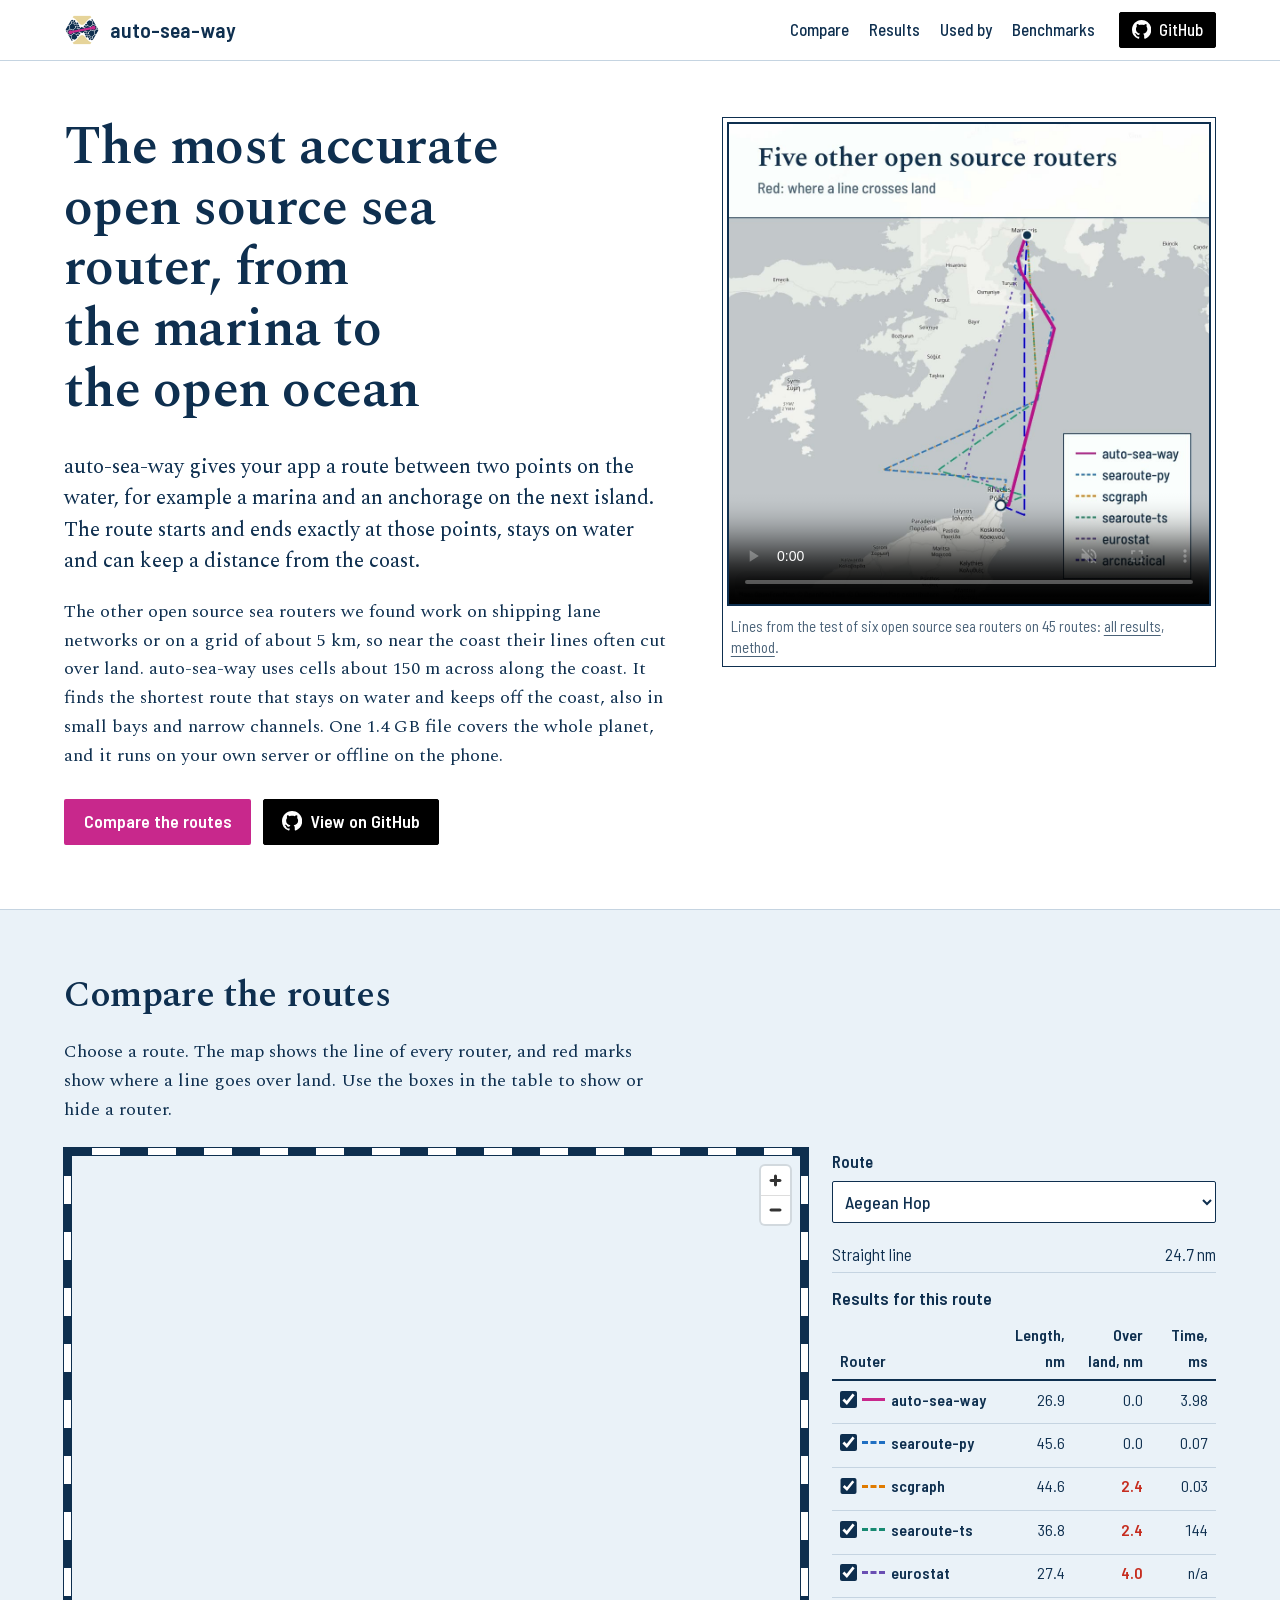
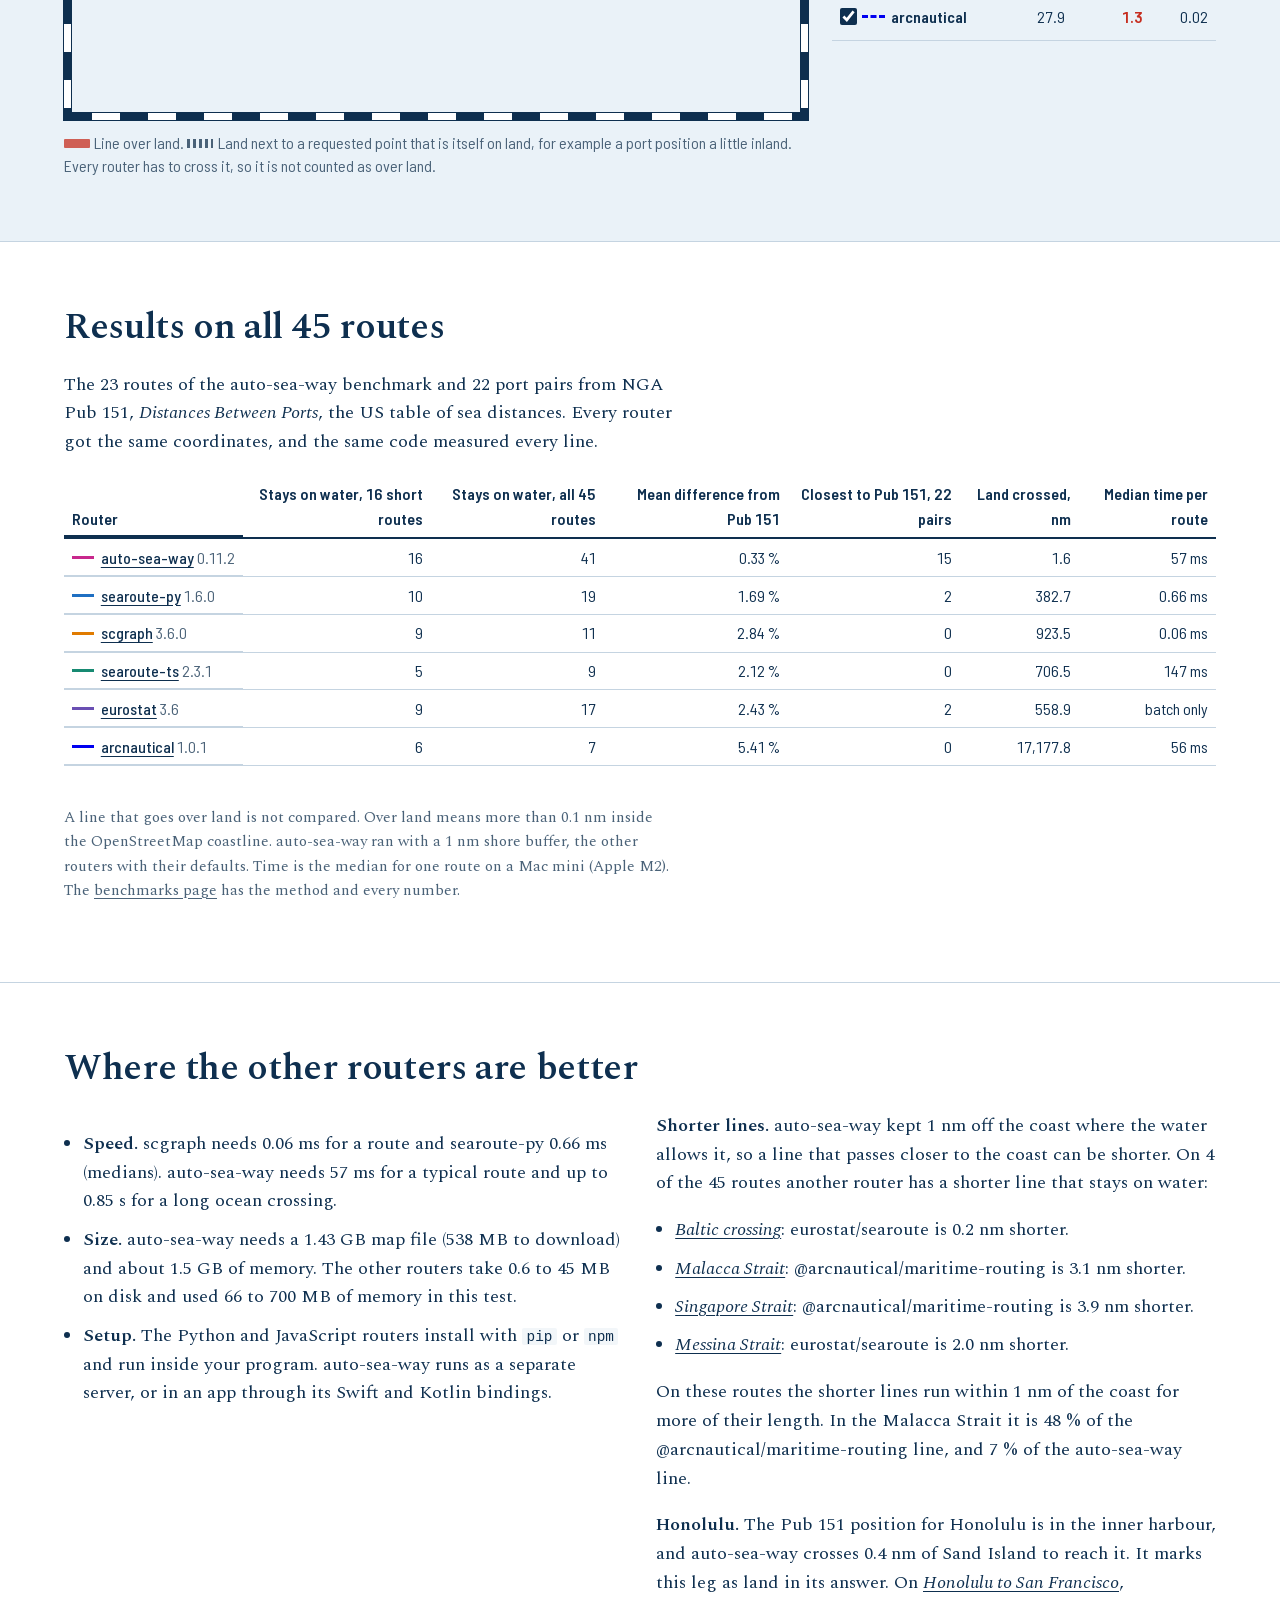
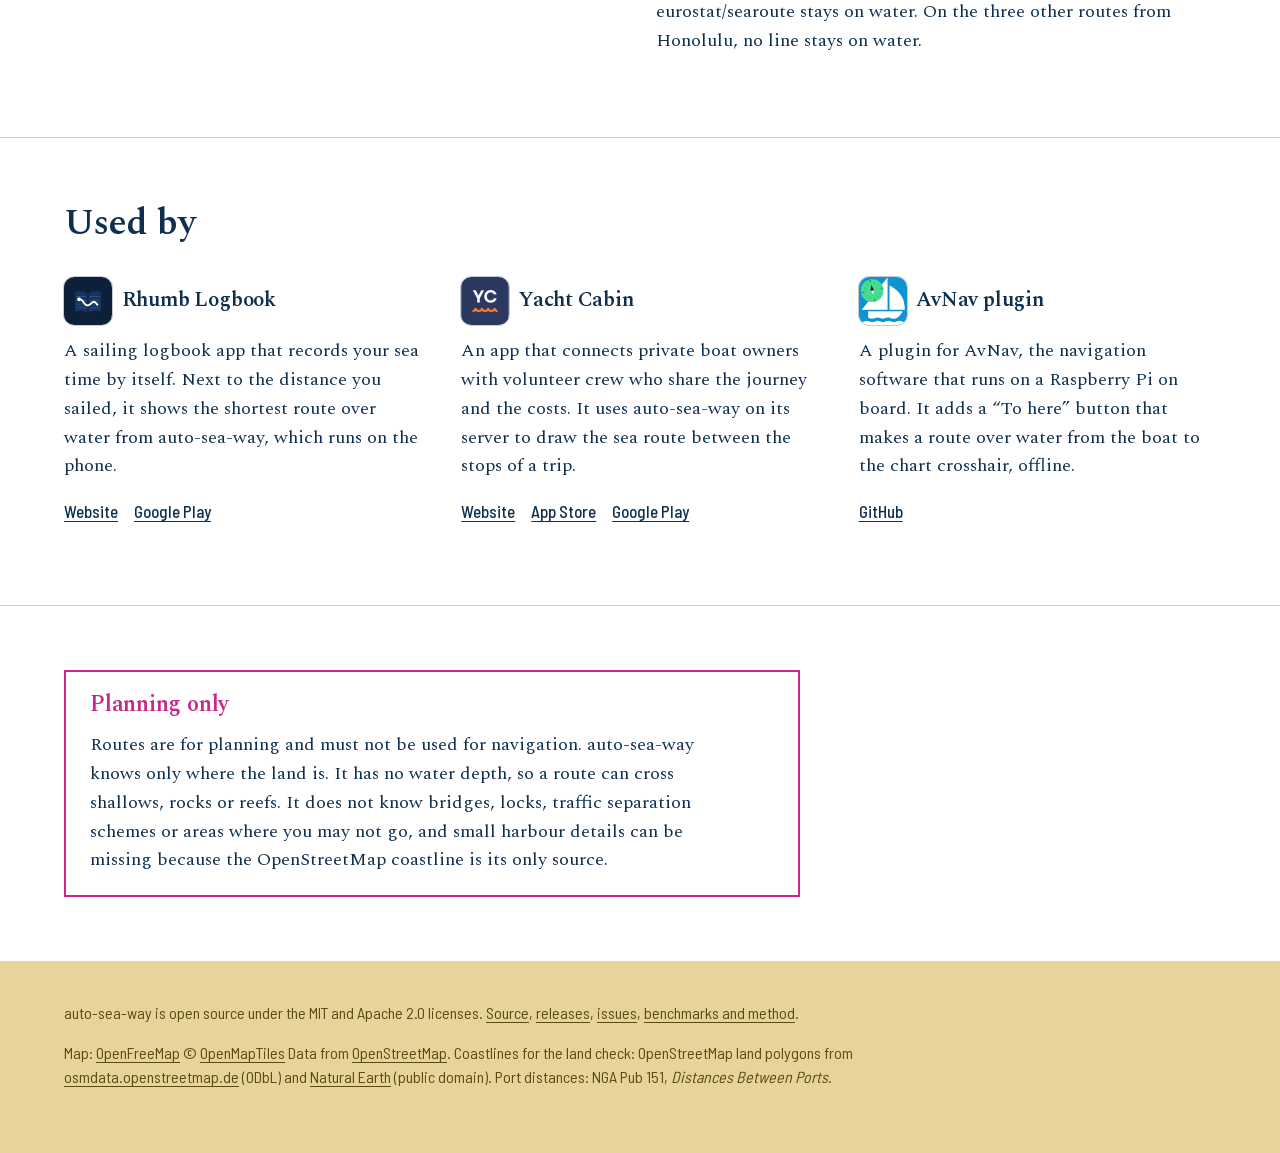
<file: index.html>
<!doctype html>
<html lang="en">
<head>
<meta charset="utf-8">
<meta name="viewport" content="width=device-width, initial-scale=1">
<title>auto-sea-way: the most accurate open source sea router</title>
<meta name="description" content="auto-sea-way is the most accurate open source sea router, from the marina to the open ocean. Its routes stay on water, also in small bays and narrow channels, and start and end at the exact points you give. Compare it with five other open source sea routers on 45 routes.">
<meta property="og:title" content="auto-sea-way: the most accurate open source sea router">
<meta property="og:description" content="Sea routes from the marina to the open ocean, compared with five other open source sea routers on 45 routes.">
<meta property="og:image" content="https://auto-sea-way.github.io/img/social-preview.png">
<meta name="theme-color" content="#0e2f4f">
<link rel="icon" href="favicon.svg" type="image/svg+xml">
<link rel="apple-touch-icon" href="apple-touch-icon.png">
<link rel="preload" href="fonts/spectral-400.woff2" as="font" type="font/woff2" crossorigin>
<link rel="preload" href="fonts/barlow-sc-500.woff2" as="font" type="font/woff2" crossorigin>
<link rel="stylesheet" href="vendor/maplibre-gl-6.15.0/maplibre-gl.css">
<link rel="stylesheet" href="style.css">
<script type="module" src="app.js"></script>
</head>
<body>
<a class="skip" href="#main">Skip to the content</a>
<header class="top">
  <div class="wrap">
    <a class="brand" href="./"><img src="img/logo.svg" alt="" width="36" height="36">auto-sea-way</a>
    <nav aria-label="Main">
      <a href="./#compare">Compare</a>
      <a href="./#results">Results</a>
      <a href="./#used-by">Used by</a>
      <a href="benchmarks.html">Benchmarks</a>
    </nav>
    <a class="gh" href="https://github.com/auto-sea-way/asw"><svg class="gh-mark" viewBox="0 0 16 16" width="16" height="16" aria-hidden="true"><path d="M6.766 11.328c-2.063-.25-3.516-1.734-3.516-3.656 0-.781.281-1.625.75-2.188-.203-.515-.172-1.609.063-2.062.625-.078 1.468.25 1.968.703.594-.187 1.219-.281 1.985-.281.765 0 1.39.094 1.953.265.484-.437 1.344-.765 1.969-.687.218.422.25 1.515.046 2.047.5.593.766 1.39.766 2.203 0 1.922-1.453 3.375-3.547 3.64.531.344.89 1.094.89 1.954v1.625c0 .468.391.734.86.547C13.781 14.359 16 11.53 16 8.03 16 3.61 12.406 0 7.984 0 3.563 0 0 3.61 0 8.031a7.88 7.88 0 0 0 5.172 7.422c.422.156.828-.125.828-.547v-1.25c-.219.094-.5.156-.75.156-1.031 0-1.64-.562-2.078-1.609-.172-.422-.36-.672-.719-.719-.187-.015-.25-.093-.25-.187 0-.188.313-.328.625-.328.453 0 .844.281 1.25.86.313.452.64.655 1.031.655s.641-.14 1-.5c.266-.265.47-.5.657-.656"/></svg>GitHub</a>
  </div>
</header>

<main id="main">
<section class="hero">
  <div class="wrap">
    <div>
      <h1>The most accurate open source sea router, from the marina to the open ocean</h1>
      <p class="lead">auto-sea-way gives your app a route between two points on the water, for example a marina and an anchorage on the next island. The route starts and ends exactly at those points, stays on water and can keep a distance from the coast.</p>
      <p>The other open source sea routers we found work on shipping lane networks or on a grid of about 5 km, so near the coast their lines often cut over land. auto-sea-way uses cells about 150 m across along the coast. It finds the shortest route that stays on water and keeps off the coast, also in small bays and narrow channels. One 1.4 GB file covers the whole planet, and it runs on your own server or offline on the phone.</p>
      <div class="actions">
        <a class="button primary" href="#compare">Compare the routes</a>
        <a class="button gh" href="https://github.com/auto-sea-way/asw"><svg class="gh-mark" viewBox="0 0 16 16" width="16" height="16" aria-hidden="true"><path d="M6.766 11.328c-2.063-.25-3.516-1.734-3.516-3.656 0-.781.281-1.625.75-2.188-.203-.515-.172-1.609.063-2.062.625-.078 1.468.25 1.968.703.594-.187 1.219-.281 1.985-.281.765 0 1.39.094 1.953.265.484-.437 1.344-.765 1.969-.687.218.422.25 1.515.046 2.047.5.593.766 1.39.766 2.203 0 1.922-1.453 3.375-3.547 3.64.531.344.89 1.094.89 1.954v1.625c0 .468.391.734.86.547C13.781 14.359 16 11.53 16 8.03 16 3.61 12.406 0 7.984 0 3.563 0 0 3.61 0 8.031a7.88 7.88 0 0 0 5.172 7.422c.422.156.828-.125.828-.547v-1.25c-.219.094-.5.156-.75.156-1.031 0-1.64-.562-2.078-1.609-.172-.422-.36-.672-.719-.719-.187-.015-.25-.093-.25-.187 0-.188.313-.328.625-.328.453 0 .844.281 1.25.86.313.452.64.655 1.031.655s.641-.14 1-.5c.266-.265.47-.5.657-.656"/></svg>View on GitHub</a>
      </div>
    </div>
    <figure class="film">
      <video src="img/auto-sea-way.mp4" poster="img/auto-sea-way-poster.jpg" width="1080" height="1080" autoplay muted loop playsinline controls aria-label="Video, 20 seconds, no sound: the auto-sea-way route from Marmaris to Rhodes, the lines of five other open source routers on the same route, several of them over land, and the auto-sea-way route from Rotterdam to Singapore through Suez."></video>
      <figcaption>Lines from the test of six open source sea routers on 45 routes: <a href="#results">all results</a>, <a href="benchmarks.html#method">method</a>.</figcaption>
    </figure>
  </div>
</section>

<section class="compare" id="compare">
  <div class="wrap">
    <h2>Compare the routes</h2>
    <p>Choose a route. The map shows the line of every router, and red marks show where a line goes over land. Use the boxes in the table to show or hide a router.</p>
    <div class="compare-grid">
      <div>
        <div class="chartframe"><div id="map" role="region" aria-label="Map of the chosen route"></div></div>
        <p class="mapnote"><span class="legend-land"></span>Line over land. <span class="legend-end"></span>Land next to a requested point that is itself on land, for example a port position a little inland. Every router has to cross it, so it is not counted as over land.</p>
      </div>
      <div class="panel">
        <label for="route">Route</label>
        <select id="route"></select>
        <div class="facts" id="facts"></div>
        <table class="rtable" id="rtable">
          <caption>Results for this route</caption>
          <thead><tr><th scope="col">Router</th><th scope="col">Length, nm</th><th scope="col" id="pubcol">vs Pub 151</th><th scope="col">Over land, nm</th><th scope="col">Time, ms</th></tr></thead>
          <tbody></tbody>
        </table>
        <p class="mapnote" id="routenote"></p>
        <noscript><p>The map needs JavaScript. All numbers are on the <a href="benchmarks.html">benchmarks page</a>.</p></noscript>
      </div>
    </div>
  </div>
</section>

<section id="results">
  <div class="wrap">
    <h2>Results on all 45 routes</h2>
    <p>The 23 routes of the auto-sea-way benchmark and 22 port pairs from NGA Pub 151, <em>Distances Between Ports</em>, the US table of sea distances. Every router got the same coordinates, and the same code measured every line.</p>
<!-- build:results -->
<div class="scroll"><table aria-label="Results of 6 routers on 45 routes">
<thead><tr><th scope="col">Router</th><th scope="col">Stays on water, 16 short routes</th><th scope="col">Stays on water, all 45 routes</th><th scope="col">Mean difference from Pub 151</th><th scope="col">Closest to Pub 151, 22 pairs</th><th scope="col">Land crossed, nm</th><th scope="col">Median time per route</th></tr></thead>
<tbody>
<tr><th scope="row"><span class="swatch" style="border-top-color:#C8288C"></span><a href="https://github.com/auto-sea-way/asw">auto-sea-way</a> <span class="ver">0.11.2</span></th>
<td>16</td><td>41</td><td>0.33&nbsp;%</td><td>15</td><td>1.6</td><td>57 ms</td></tr>
<tr><th scope="row"><span class="swatch" style="border-top-color:#1F6FC2"></span><a href="https://github.com/genthalili/searoute-py">searoute-py</a> <span class="ver">1.6.0</span></th>
<td>10</td><td>19</td><td>1.69&nbsp;%</td><td>2</td><td>382.7</td><td>0.66 ms</td></tr>
<tr><th scope="row"><span class="swatch" style="border-top-color:#E07B00"></span><a href="https://github.com/connor-makowski/scgraph">scgraph</a> <span class="ver">3.6.0</span></th>
<td>9</td><td>11</td><td>2.84&nbsp;%</td><td>0</td><td>923.5</td><td>0.06 ms</td></tr>
<tr><th scope="row"><span class="swatch" style="border-top-color:#178A72"></span><a href="https://github.com/mayurrawte/searoute-ts">searoute-ts</a> <span class="ver">2.3.1</span></th>
<td>5</td><td>9</td><td>2.12&nbsp;%</td><td>0</td><td>706.5</td><td>147 ms</td></tr>
<tr><th scope="row"><span class="swatch" style="border-top-color:#6A4FB3"></span><a href="https://github.com/eurostat/searoute">eurostat</a> <span class="ver">3.6</span></th>
<td>9</td><td>17</td><td>2.43&nbsp;%</td><td>2</td><td>558.9</td><td>batch only</td></tr>
<tr><th scope="row"><span class="swatch" style="border-top-color:#0000F0"></span><a href="https://github.com/arcnautical/maritime-routing">arcnautical</a> <span class="ver">1.0.1</span></th>
<td>6</td><td>7</td><td>5.41&nbsp;%</td><td>0</td><td>17,177.8</td><td>56 ms</td></tr>
</tbody></table></div>
<!-- /build:results -->
    <p class="small">A line that goes over land is not compared. Over land means more than 0.1 nm inside the OpenStreetMap coastline. auto-sea-way ran with a 1 nm shore buffer, the other routers with their defaults. Time is the median for one route on a Mac mini (Apple M2). The <a href="benchmarks.html">benchmarks page</a> has the method and every number.</p>
  </div>
</section>

<section id="others">
  <div class="wrap">
    <h2>Where the other routers are better</h2>
    <div class="cols">
      <ul class="plain">
        <li><strong>Speed.</strong> scgraph needs 0.06 ms for a route and searoute-py 0.66 ms (medians). auto-sea-way needs 57 ms for a typical route and up to 0.85 s for a long ocean crossing.</li>
        <li><strong>Size.</strong> auto-sea-way needs a 1.43 GB map file (538 MB to download) and about 1.5 GB of memory. The other routers take 0.6 to 45 MB on disk and used 66 to 700 MB of memory in this test.</li>
        <li><strong>Setup.</strong> The Python and JavaScript routers install with <code>pip</code> or <code>npm</code> and run inside your program. auto-sea-way runs as a separate server, or in an app through its Swift and Kotlin bindings.</li>
      </ul>
      <div>
        <p><strong>Shorter lines.</strong> auto-sea-way kept 1 nm off the coast where the water allows it, so a line that passes closer to the coast can be shorter. On 4 of the 45 routes another router has a shorter line that stays on water:</p>
        <ul class="plain">
          <li><a class="water" href="#baltic-crossing">Baltic crossing</a>: eurostat/searoute is 0.2 nm shorter.</li>
          <li><a class="water" href="#malacca-strait">Malacca Strait</a>: @arcnautical/maritime-routing is 3.1 nm shorter.</li>
          <li><a class="water" href="#singapore-strait">Singapore Strait</a>: @arcnautical/maritime-routing is 3.9 nm shorter.</li>
          <li><a class="water" href="#messina-strait">Messina Strait</a>: eurostat/searoute is 2.0 nm shorter.</li>
        </ul>
        <p>On these routes the shorter lines run within 1 nm of the coast for more of their length. In the Malacca Strait it is 48 % of the @arcnautical/maritime-routing line, and 7 % of the auto-sea-way line.</p>
        <p><strong>Honolulu.</strong> The Pub 151 position for Honolulu is in the inner harbour, and auto-sea-way crosses 0.4 nm of Sand Island to reach it. It marks this leg as land in its answer. On <a class="water" href="#honolulu-san-francisco">Honolulu to San Francisco</a>, eurostat/searoute stays on water. On the three other routes from Honolulu, no line stays on water.</p>
      </div>
    </div>
  </div>
</section>



<section id="used-by">
  <div class="wrap">
    <h2>Used by</h2>
    <div class="projects">
      <article class="project">
        <h3><img src="img/rhumb-logbook-icon.png" alt="" width="48" height="48">Rhumb Logbook</h3>
        <p>A sailing logbook app that records your sea time by itself. Next to the distance you sailed, it shows the shortest route over water from auto-sea-way, which runs on the phone.</p>
        <p class="links"><a href="https://rhumbapp.com/logbook/">Website</a><a href="https://play.google.com/store/apps/details?id=com.rhumbapp.logbook">Google Play</a></p>
      </article>
      <article class="project">
        <h3><img src="img/yacht-cabin-icon.png" alt="" width="48" height="48">Yacht Cabin</h3>
        <p>An app that connects private boat owners with volunteer crew who share the journey and the costs. It uses auto-sea-way on its server to draw the sea route between the stops of a trip.</p>
        <p class="links"><a href="https://ycabin.app/">Website</a><a href="https://apps.apple.com/app/id6469003484">App Store</a><a href="https://play.google.com/store/apps/details?id=boats.yesplease.app.yachtcabin">Google Play</a></p>
      </article>
      <article class="project">
        <h3><img src="img/avnav-icon.png" alt="" width="48" height="48">AvNav plugin</h3>
        <p>A plugin for AvNav, the navigation software that runs on a Raspberry Pi on board. It adds a <q>To here</q> button that makes a route over water from the boat to the chart crosshair, offline.</p>
        <p class="links"><a href="https://github.com/auto-sea-way/avnav-plugin">GitHub</a></p>
      </article>
    </div>
  </div>
</section>

<section id="limits">
  <div class="wrap">
    <div class="caution">
      <h2>Planning only</h2>
      <p>Routes are for planning and must not be used for navigation. auto-sea-way knows only where the land is. It has no water depth, so a route can cross shallows, rocks or reefs. It does not know bridges, locks, traffic separation schemes or areas where you may not go, and small harbour details can be missing because the OpenStreetMap coastline is its only source.</p>
    </div>
  </div>
</section>
</main>

<footer>
  <div class="wrap">
    <p>auto-sea-way is open source under the MIT and Apache 2.0 licenses. <a href="https://github.com/auto-sea-way/asw">Source</a>, <a href="https://github.com/auto-sea-way/asw/releases">releases</a>, <a href="https://github.com/auto-sea-way/asw/issues">issues</a>, <a href="benchmarks.html">benchmarks and method</a>.</p>
    <p>Map: <a href="https://openfreemap.org">OpenFreeMap</a> © <a href="https://www.openmaptiles.org/">OpenMapTiles</a> Data from <a href="https://www.openstreetmap.org/copyright">OpenStreetMap</a>. Coastlines for the land check: OpenStreetMap land polygons from <a href="https://osmdata.openstreetmap.de/">osmdata.openstreetmap.de</a> (ODbL) and <a href="https://www.naturalearthdata.com/">Natural Earth</a> (public domain). Port distances: NGA Pub 151, <em>Distances Between Ports</em>.</p>
  </div>
</footer>
</body>
</html>
</file>
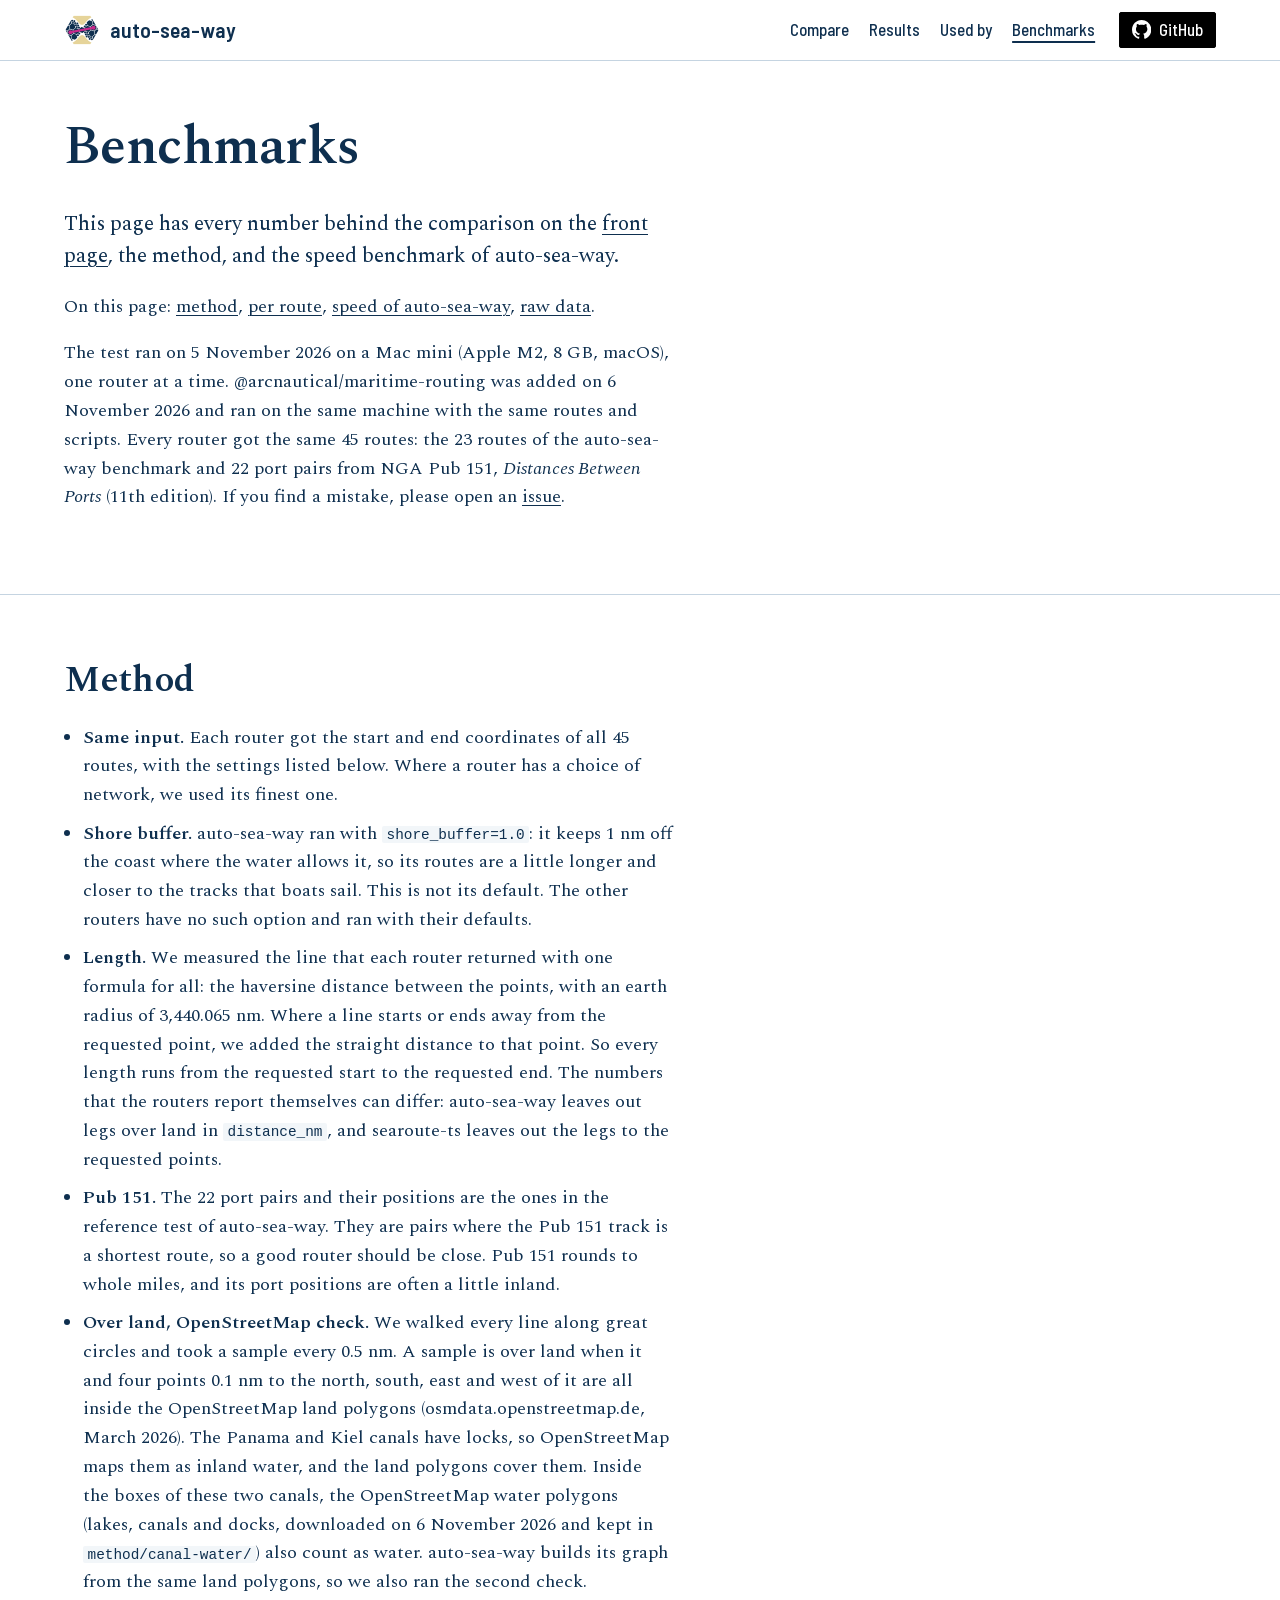
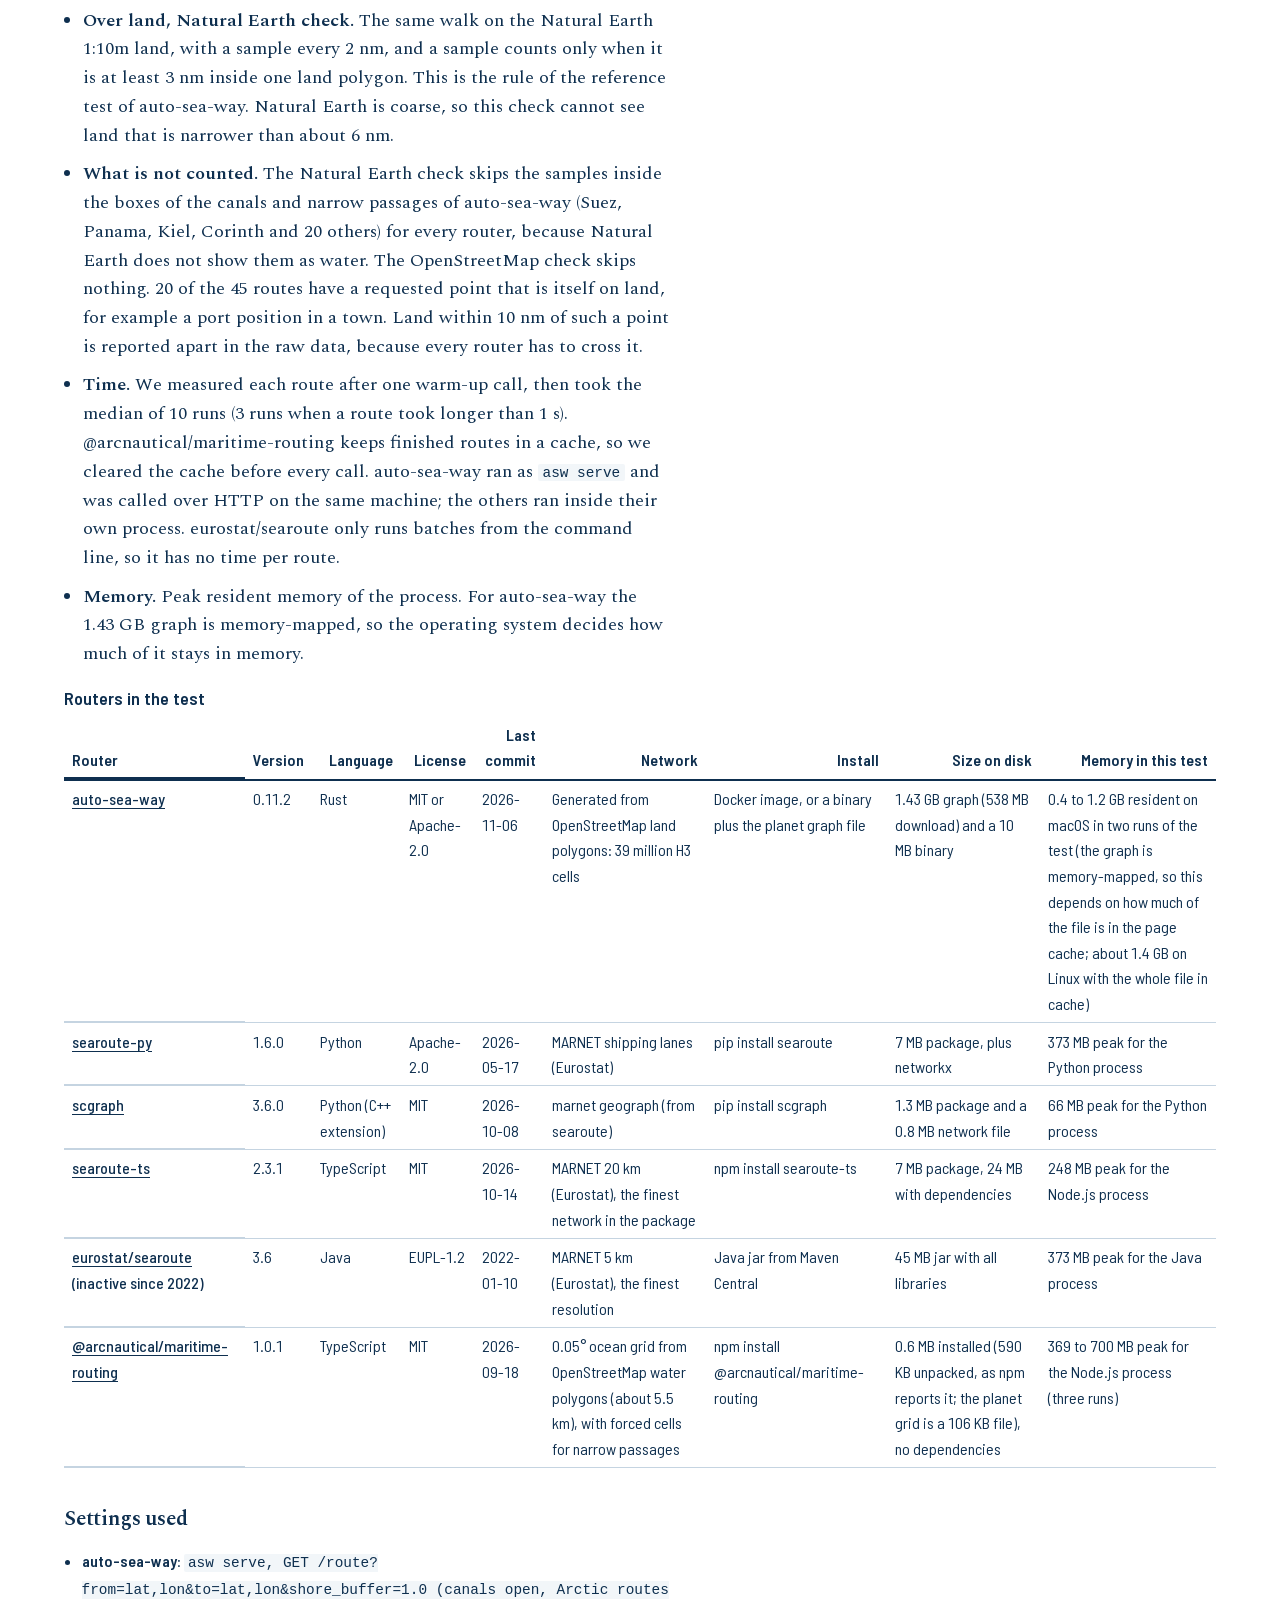
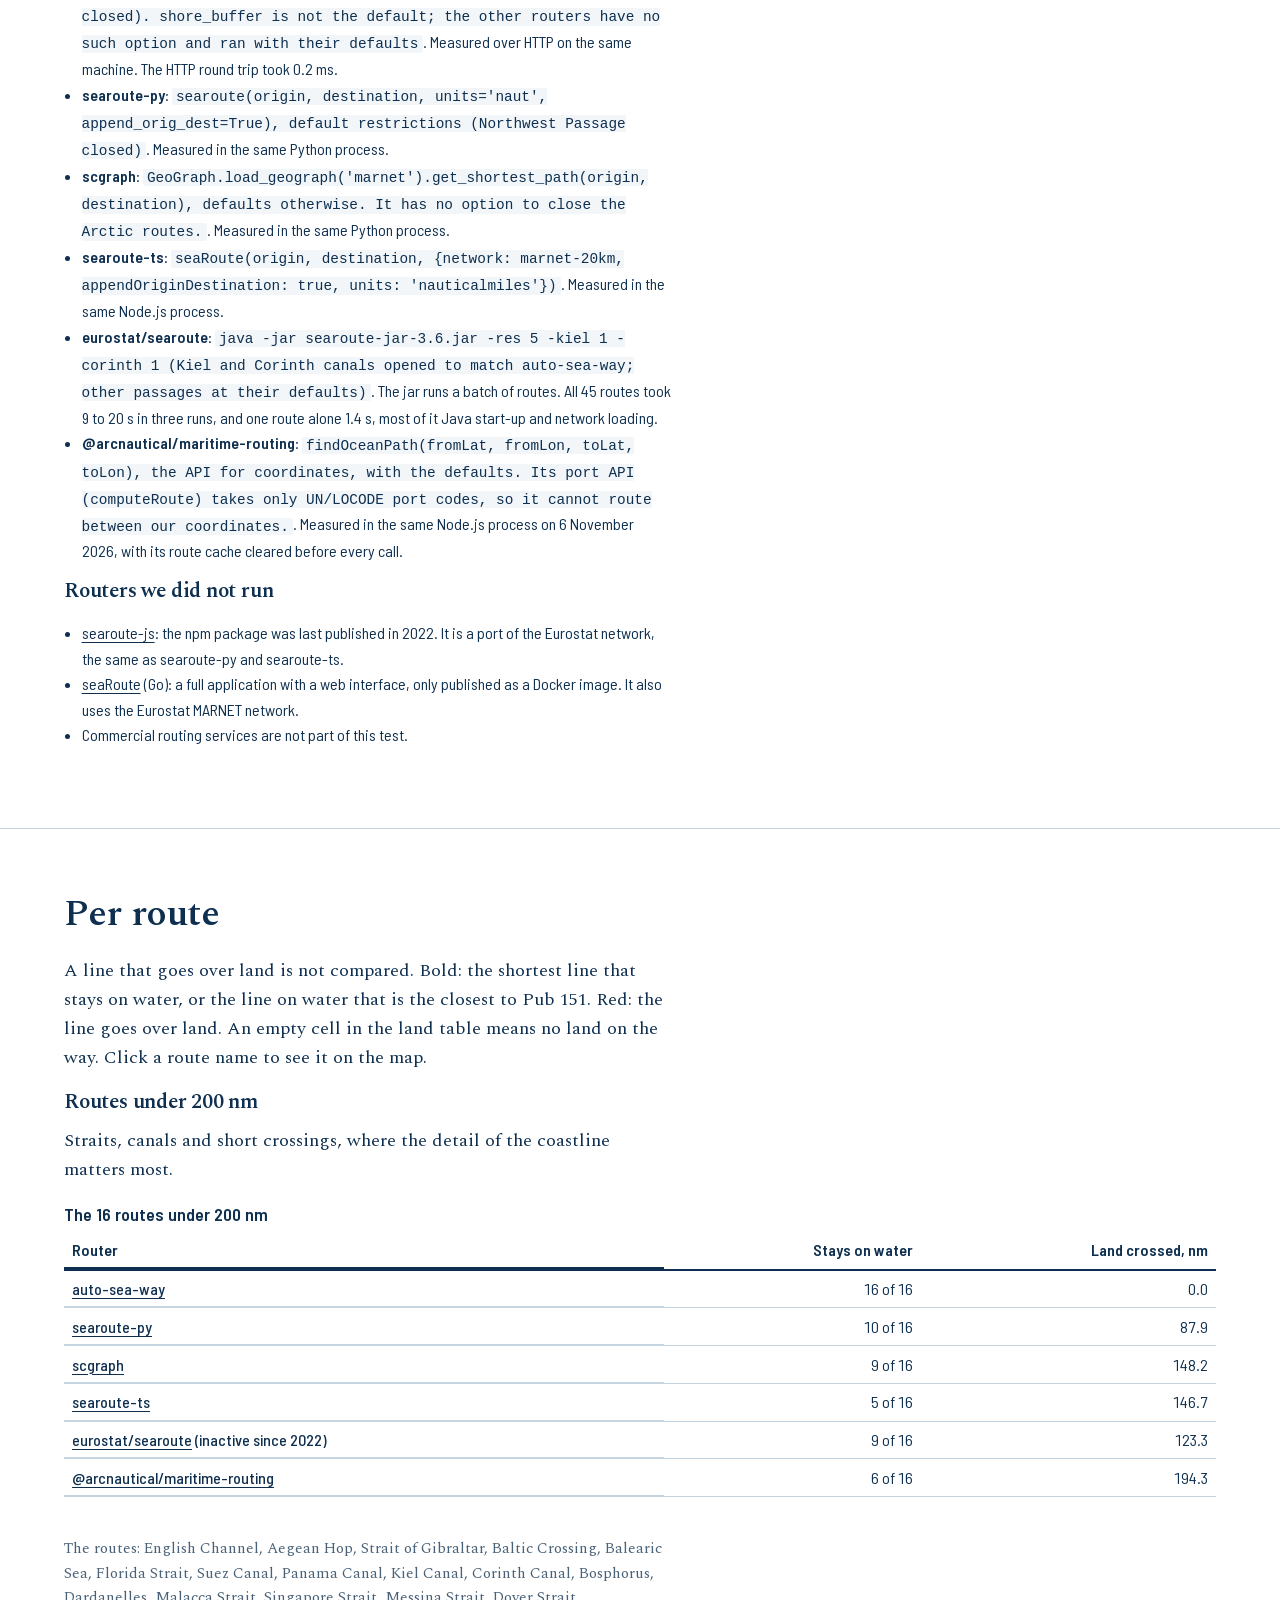
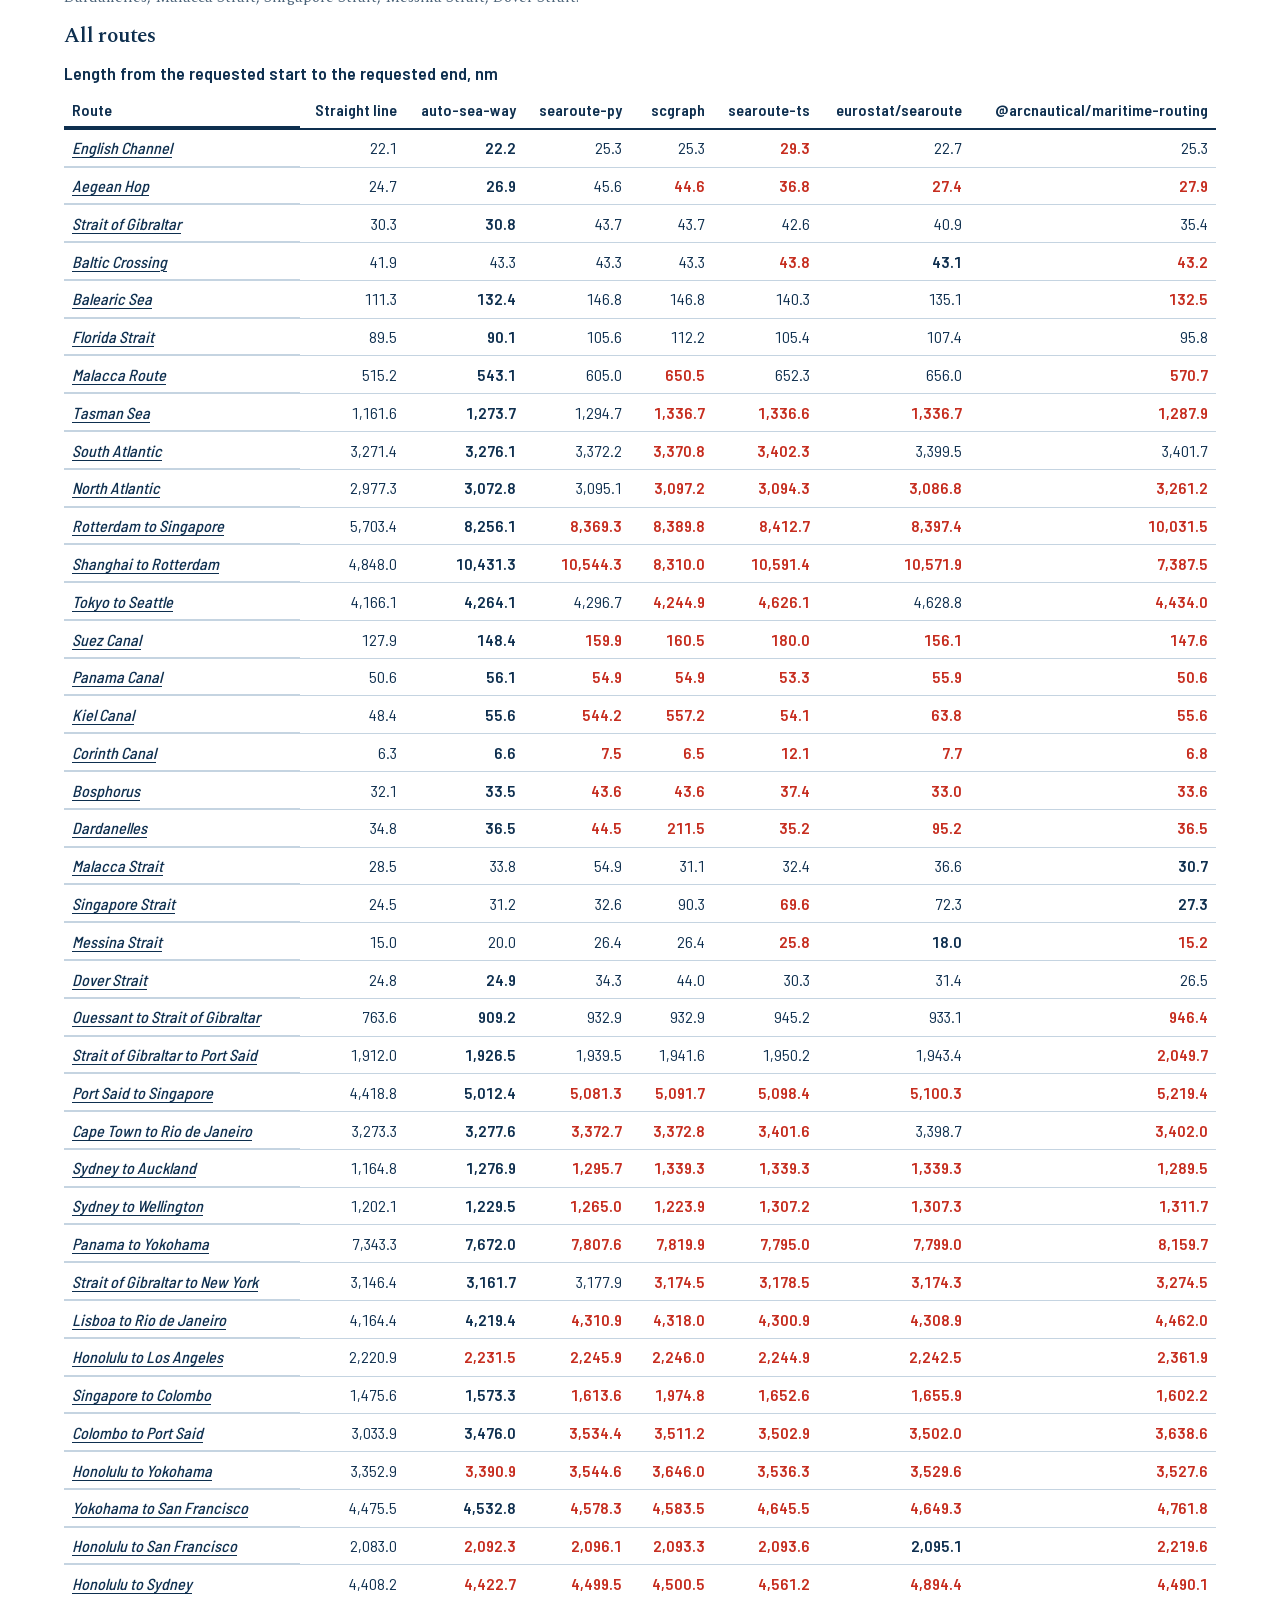
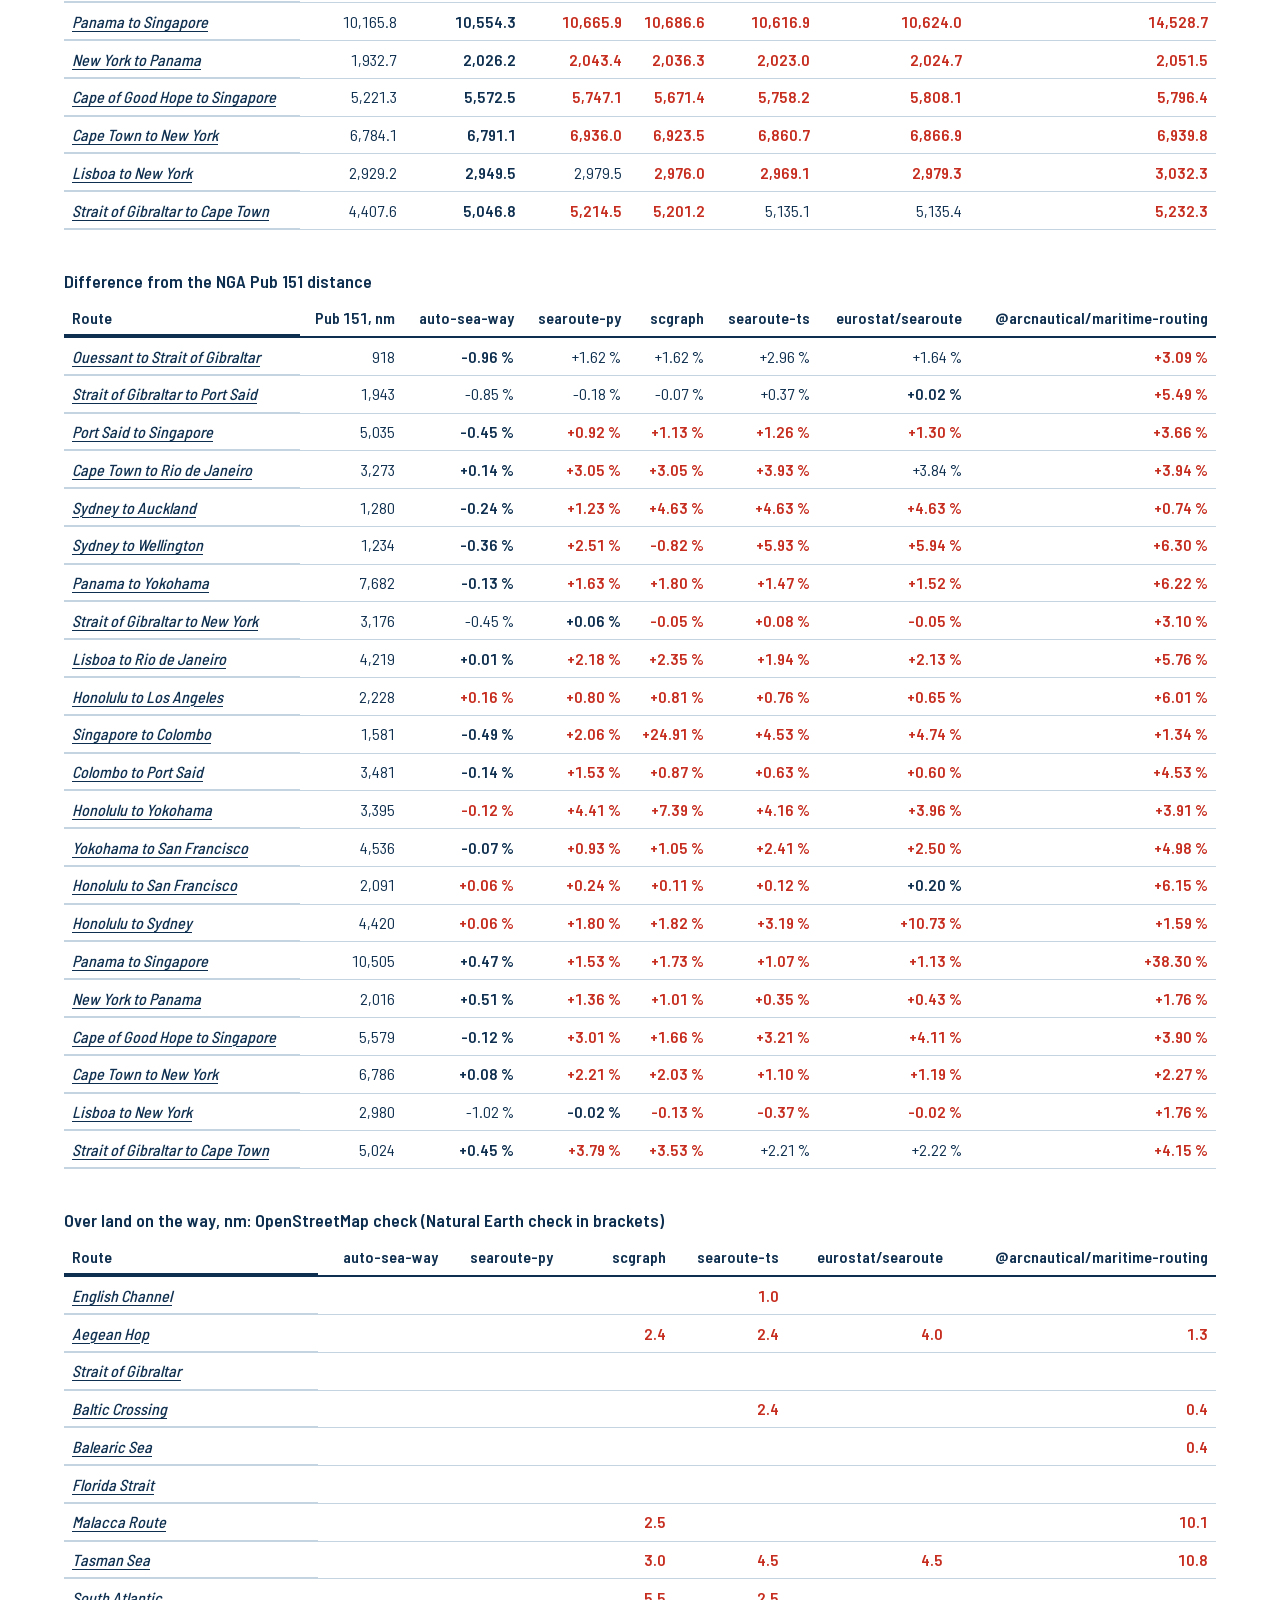
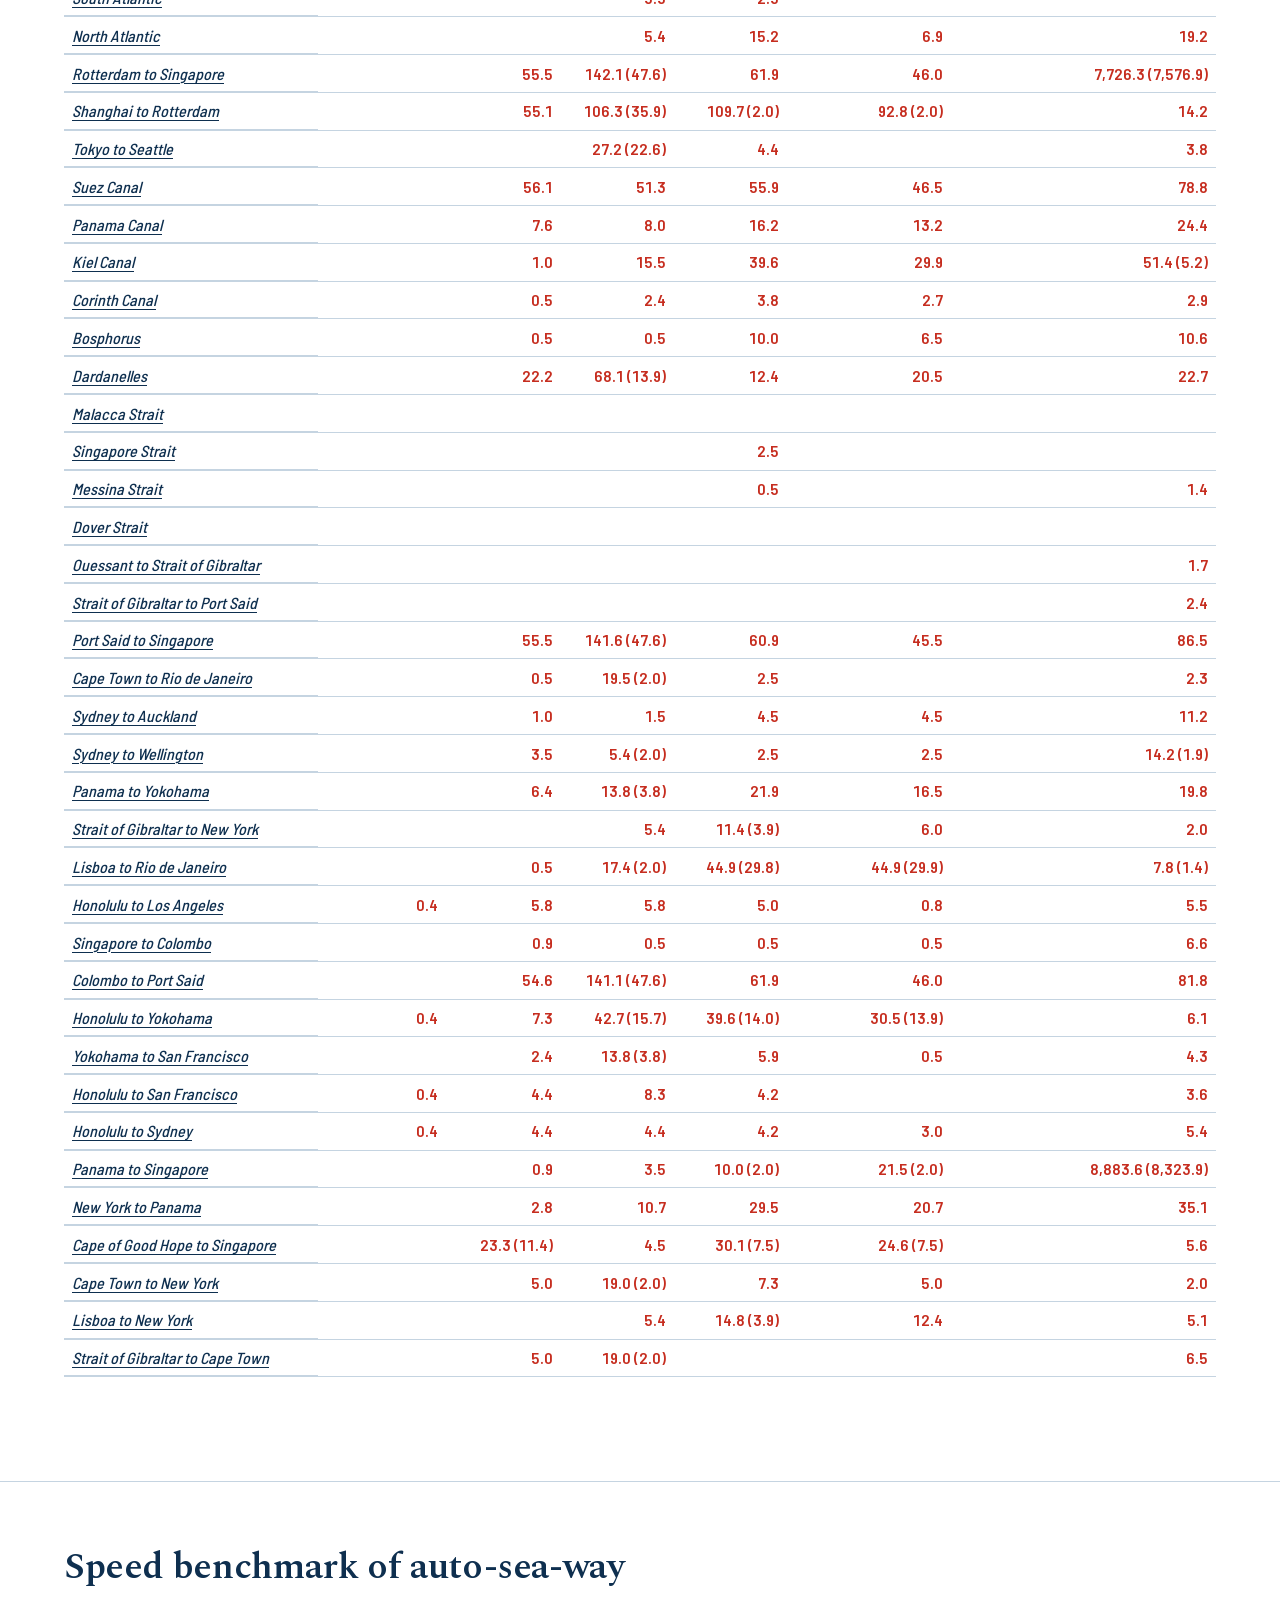
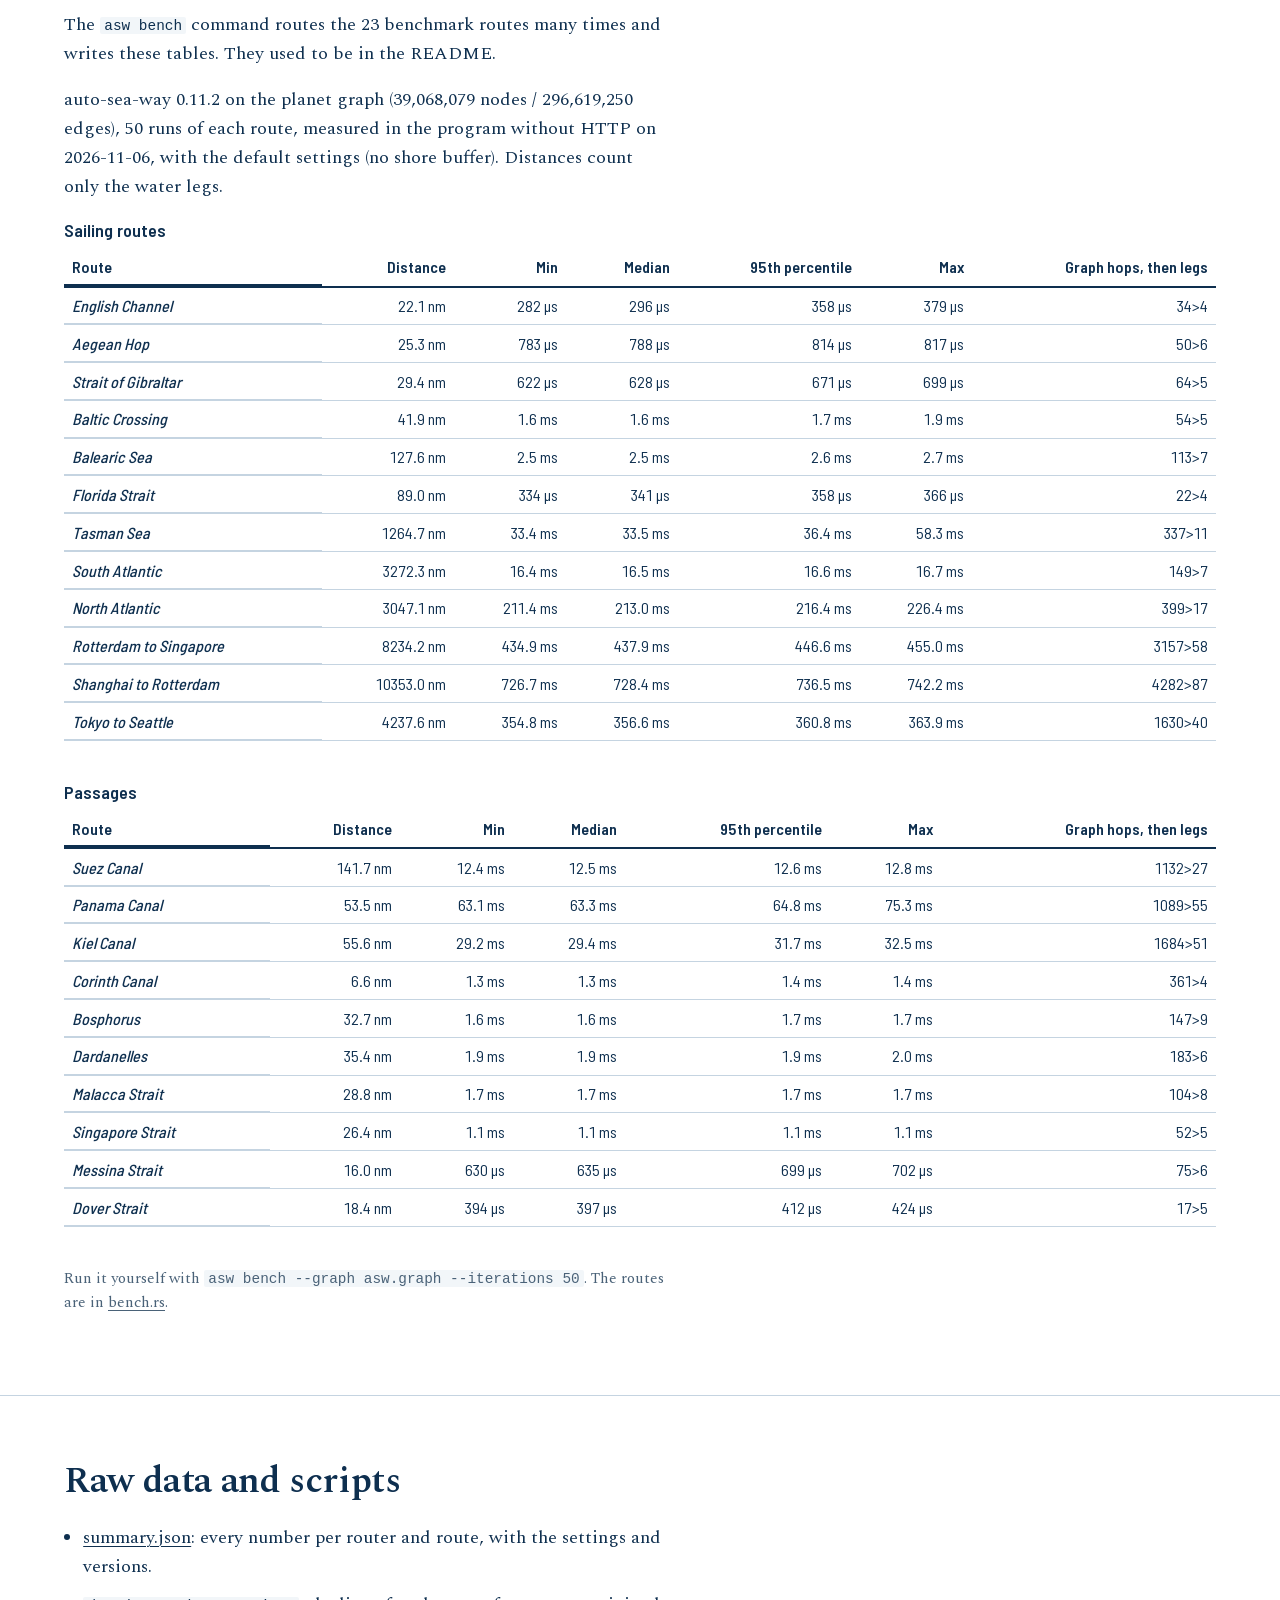
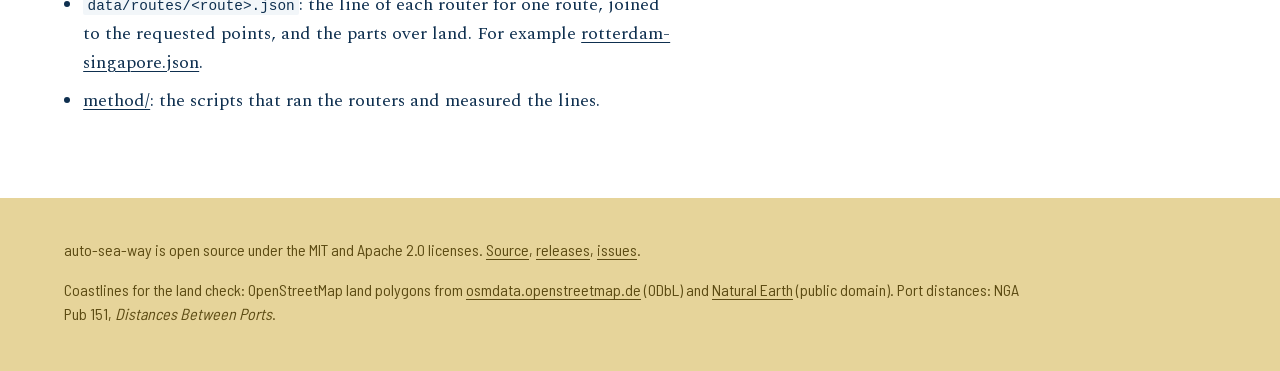
<file: benchmarks.html>
<!doctype html>
<html lang="en">
<head>
<meta charset="utf-8">
<meta name="viewport" content="width=device-width, initial-scale=1">
<title>auto-sea-way benchmarks</title>
<meta name="description" content="Method, per-route numbers and raw data of the comparison of auto-sea-way with five other open source sea routers, and the speed benchmark of auto-sea-way.">
<meta name="theme-color" content="#0e2f4f">
<link rel="icon" href="favicon.svg" type="image/svg+xml">
<link rel="apple-touch-icon" href="apple-touch-icon.png">
<link rel="stylesheet" href="style.css">
</head>
<body>
<a class="skip" href="#main">Skip to the content</a>
<header class="top">
  <div class="wrap">
    <a class="brand" href="./"><img src="img/logo.svg" alt="" width="36" height="36">auto-sea-way</a>
    <nav aria-label="Main">
      <a href="./#compare">Compare</a>
      <a href="./#results">Results</a>
      <a href="./#used-by">Used by</a>
      <a href="benchmarks.html" aria-current="page">Benchmarks</a>
    </nav>
    <a class="gh" href="https://github.com/auto-sea-way/asw"><svg class="gh-mark" viewBox="0 0 16 16" width="16" height="16" aria-hidden="true"><path d="M6.766 11.328c-2.063-.25-3.516-1.734-3.516-3.656 0-.781.281-1.625.75-2.188-.203-.515-.172-1.609.063-2.062.625-.078 1.468.25 1.968.703.594-.187 1.219-.281 1.985-.281.765 0 1.39.094 1.953.265.484-.437 1.344-.765 1.969-.687.218.422.25 1.515.046 2.047.5.593.766 1.39.766 2.203 0 1.922-1.453 3.375-3.547 3.64.531.344.89 1.094.89 1.954v1.625c0 .468.391.734.86.547C13.781 14.359 16 11.53 16 8.03 16 3.61 12.406 0 7.984 0 3.563 0 0 3.61 0 8.031a7.88 7.88 0 0 0 5.172 7.422c.422.156.828-.125.828-.547v-1.25c-.219.094-.5.156-.75.156-1.031 0-1.64-.562-2.078-1.609-.172-.422-.36-.672-.719-.719-.187-.015-.25-.093-.25-.187 0-.188.313-.328.625-.328.453 0 .844.281 1.25.86.313.452.64.655 1.031.655s.641-.14 1-.5c.266-.265.47-.5.657-.656"/></svg>GitHub</a>
  </div>
</header>

<main id="main">
<section class="hero">
  <div class="wrap" style="display:block">
    <h1>Benchmarks</h1>
    <p class="lead">This page has every number behind the comparison on the <a href="./">front page</a>, the method, and the speed benchmark of auto-sea-way.</p>
    <p class="links">On this page: <a href="#method">method</a>, <a href="#routes">per route</a>, <a href="#speed">speed of auto-sea-way</a>, <a href="#data">raw data</a>.</p>
    <p>The test ran on 5 November 2026 on a Mac mini (Apple M2, 8 GB, macOS), one router at a time. @arcnautical/maritime-routing was added on 6 November 2026 and ran on the same machine with the same routes and scripts. Every router got the same 45 routes: the 23 routes of the auto-sea-way benchmark and 22 port pairs from NGA Pub 151, <em>Distances Between Ports</em> (11th edition). If you find a mistake, please open an <a href="https://github.com/auto-sea-way/asw/issues">issue</a>.</p>
  </div>
</section>

<section id="method">
  <div class="wrap">
    <h2>Method</h2>
    <ul class="plain">
      <li><strong>Same input.</strong> Each router got the start and end coordinates of all 45 routes, with the settings listed below. Where a router has a choice of network, we used its finest one.</li>
      <li><strong>Shore buffer.</strong> auto-sea-way ran with <code>shore_buffer=1.0</code>: it keeps 1 nm off the coast where the water allows it, so its routes are a little longer and closer to the tracks that boats sail. This is not its default. The other routers have no such option and ran with their defaults.</li>
      <li><strong>Length.</strong> We measured the line that each router returned with one formula for all: the haversine distance between the points, with an earth radius of 3,440.065 nm. Where a line starts or ends away from the requested point, we added the straight distance to that point. So every length runs from the requested start to the requested end. The numbers that the routers report themselves can differ: auto-sea-way leaves out legs over land in <code>distance_nm</code>, and searoute-ts leaves out the legs to the requested points.</li>
      <li><strong>Pub 151.</strong> The 22 port pairs and their positions are the ones in the reference test of auto-sea-way. They are pairs where the Pub 151 track is a shortest route, so a good router should be close. Pub 151 rounds to whole miles, and its port positions are often a little inland.</li>
      <li><strong>Over land, OpenStreetMap check.</strong> We walked every line along great circles and took a sample every 0.5 nm. A sample is over land when it and four points 0.1 nm to the north, south, east and west of it are all inside the OpenStreetMap land polygons (osmdata.openstreetmap.de, March 2026). The Panama and Kiel canals have locks, so OpenStreetMap maps them as inland water, and the land polygons cover them. Inside the boxes of these two canals, the OpenStreetMap water polygons (lakes, canals and docks, downloaded on 6 November 2026 and kept in <code>method/canal-water/</code>) also count as water. auto-sea-way builds its graph from the same land polygons, so we also ran the second check.</li>
      <li><strong>Over land, Natural Earth check.</strong> The same walk on the Natural Earth 1:10m land, with a sample every 2 nm, and a sample counts only when it is at least 3 nm inside one land polygon. This is the rule of the reference test of auto-sea-way. Natural Earth is coarse, so this check cannot see land that is narrower than about 6 nm.</li>
      <li><strong>What is not counted.</strong> The Natural Earth check skips the samples inside the boxes of the canals and narrow passages of auto-sea-way (Suez, Panama, Kiel, Corinth and 20 others) for every router, because Natural Earth does not show them as water. The OpenStreetMap check skips nothing. 20 of the 45 routes have a requested point that is itself on land, for example a port position in a town. Land within 10 nm of such a point is reported apart in the raw data, because every router has to cross it.</li>
      <li><strong>Time.</strong> We measured each route after one warm-up call, then took the median of 10 runs (3 runs when a route took longer than 1 s). @arcnautical/maritime-routing keeps finished routes in a cache, so we cleared the cache before every call. auto-sea-way ran as <code>asw serve</code> and was called over HTTP on the same machine; the others ran inside their own process. eurostat/searoute only runs batches from the command line, so it has no time per route.</li>
      <li><strong>Memory.</strong> Peak resident memory of the process. For auto-sea-way the 1.43 GB graph is memory-mapped, so the operating system decides how much of it stays in memory.</li>
    </ul>
<!-- build:tools -->
<div class="scroll"><table>
<caption>Routers in the test</caption>
<thead><tr><th scope="col">Router</th><th scope="col">Version</th><th scope="col">Language</th><th scope="col">License</th><th scope="col">Last commit</th><th scope="col">Network</th><th scope="col">Install</th><th scope="col">Size on disk</th><th scope="col">Memory in this test</th></tr></thead>
<tbody>
<tr><th scope="row"><a href="https://github.com/auto-sea-way/asw">auto-sea-way</a></th><td class="text">0.11.2</td><td class="text">Rust</td><td class="text">MIT or Apache-2.0</td><td class="text">2026-11-06</td><td class="text">Generated from OpenStreetMap land polygons: 39 million H3 cells</td><td class="text">Docker image, or a binary plus the planet graph file</td><td class="text">1.43 GB graph (538 MB download) and a 10 MB binary</td><td class="text">0.4 to 1.2 GB resident on macOS in two runs of the test (the graph is memory-mapped, so this depends on how much of the file is in the page cache; about 1.4 GB on Linux with the whole file in cache)</td></tr>
<tr><th scope="row"><a href="https://github.com/genthalili/searoute-py">searoute-py</a></th><td class="text">1.6.0</td><td class="text">Python</td><td class="text">Apache-2.0</td><td class="text">2026-05-17</td><td class="text">MARNET shipping lanes (Eurostat)</td><td class="text">pip install searoute</td><td class="text">7 MB package, plus networkx</td><td class="text">373 MB peak for the Python process</td></tr>
<tr><th scope="row"><a href="https://github.com/connor-makowski/scgraph">scgraph</a></th><td class="text">3.6.0</td><td class="text">Python (C++ extension)</td><td class="text">MIT</td><td class="text">2026-10-08</td><td class="text">marnet geograph (from searoute)</td><td class="text">pip install scgraph</td><td class="text">1.3 MB package and a 0.8 MB network file</td><td class="text">66 MB peak for the Python process</td></tr>
<tr><th scope="row"><a href="https://github.com/mayurrawte/searoute-ts">searoute-ts</a></th><td class="text">2.3.1</td><td class="text">TypeScript</td><td class="text">MIT</td><td class="text">2026-10-14</td><td class="text">MARNET 20 km (Eurostat), the finest network in the package</td><td class="text">npm install searoute-ts</td><td class="text">7 MB package, 24 MB with dependencies</td><td class="text">248 MB peak for the Node.js process</td></tr>
<tr><th scope="row"><a href="https://github.com/eurostat/searoute">eurostat/searoute</a> (inactive since 2022)</th><td class="text">3.6</td><td class="text">Java</td><td class="text">EUPL-1.2</td><td class="text">2022-01-10</td><td class="text">MARNET 5 km (Eurostat), the finest resolution</td><td class="text">Java jar from Maven Central</td><td class="text">45 MB jar with all libraries</td><td class="text">373 MB peak for the Java process</td></tr>
<tr><th scope="row"><a href="https://github.com/arcnautical/maritime-routing">@arcnautical/maritime-routing</a></th><td class="text">1.0.1</td><td class="text">TypeScript</td><td class="text">MIT</td><td class="text">2026-09-18</td><td class="text">0.05° ocean grid from OpenStreetMap water polygons (about 5.5 km), with forced cells for narrow passages</td><td class="text">npm install @arcnautical/maritime-routing</td><td class="text">0.6 MB installed (590 KB unpacked, as npm reports it; the planet grid is a 106 KB file), no dependencies</td><td class="text">369 to 700 MB peak for the Node.js process (three runs)</td></tr>
</tbody></table></div>
<h3>Settings used</h3>
<ul class="note-list"><li><strong>auto-sea-way</strong>: <code>asw serve, GET /route?from=lat,lon&amp;to=lat,lon&amp;shore_buffer=1.0 (canals open, Arctic routes closed). shore_buffer is not the default; the other routers have no such option and ran with their defaults</code>. Measured over HTTP on the same machine. The HTTP round trip took 0.2 ms.</li><li><strong>searoute-py</strong>: <code>searoute(origin, destination, units=&#x27;naut&#x27;, append_orig_dest=True), default restrictions (Northwest Passage closed)</code>. Measured in the same Python process.</li><li><strong>scgraph</strong>: <code>GeoGraph.load_geograph(&#x27;marnet&#x27;).get_shortest_path(origin, destination), defaults otherwise. It has no option to close the Arctic routes.</code>. Measured in the same Python process.</li><li><strong>searoute-ts</strong>: <code>seaRoute(origin, destination, {network: marnet-20km, appendOriginDestination: true, units: &#x27;nauticalmiles&#x27;})</code>. Measured in the same Node.js process.</li><li><strong>eurostat/searoute</strong>: <code>java -jar searoute-jar-3.6.jar -res 5 -kiel 1 -corinth 1 (Kiel and Corinth canals opened to match auto-sea-way; other passages at their defaults)</code>. The jar runs a batch of routes. All 45 routes took 9 to 20 s in three runs, and one route alone 1.4 s, most of it Java start-up and network loading.</li><li><strong>@arcnautical/maritime-routing</strong>: <code>findOceanPath(fromLat, fromLon, toLat, toLon), the API for coordinates, with the defaults. Its port API (computeRoute) takes only UN/LOCODE port codes, so it cannot route between our coordinates.</code>. Measured in the same Node.js process on 6 November 2026, with its route cache cleared before every call.</li></ul>
<!-- /build:tools -->
    <h3>Routers we did not run</h3>
    <ul class="note-list">
      <li><a href="https://github.com/johnx25bd/searoute">searoute-js</a>: the npm package was last published in 2022. It is a port of the Eurostat network, the same as searoute-py and searoute-ts.</li>
      <li><a href="https://github.com/captv89/seaRoute">seaRoute</a> (Go): a full application with a web interface, only published as a Docker image. It also uses the Eurostat MARNET network.</li>
      <li>Commercial routing services are not part of this test.</li>
    </ul>
  </div>
</section>

<section id="routes">
  <div class="wrap">
    <h2>Per route</h2>
    <p>A line that goes over land is not compared. Bold: the shortest line that stays on water, or the line on water that is the closest to Pub 151. Red: the line goes over land. An empty cell in the land table means no land on the way. Click a route name to see it on the map.</p>
    <h3>Routes under 200&nbsp;nm</h3>
    <p>Straits, canals and short crossings, where the detail of the coastline matters most.</p>
<!-- build:short -->
<div class="scroll"><table>
<caption>The 16 routes under 200&nbsp;nm</caption>
<thead><tr><th scope="col">Router</th><th scope="col">Stays on water</th><th scope="col">Land crossed, nm</th></tr></thead>
<tbody>
<tr><th scope="row"><a href="https://github.com/auto-sea-way/asw">auto-sea-way</a></th><td>16 of 16</td><td>0.0</td></tr>
<tr><th scope="row"><a href="https://github.com/genthalili/searoute-py">searoute-py</a></th><td>10 of 16</td><td>87.9</td></tr>
<tr><th scope="row"><a href="https://github.com/connor-makowski/scgraph">scgraph</a></th><td>9 of 16</td><td>148.2</td></tr>
<tr><th scope="row"><a href="https://github.com/mayurrawte/searoute-ts">searoute-ts</a></th><td>5 of 16</td><td>146.7</td></tr>
<tr><th scope="row"><a href="https://github.com/eurostat/searoute">eurostat/searoute</a> (inactive since 2022)</th><td>9 of 16</td><td>123.3</td></tr>
<tr><th scope="row"><a href="https://github.com/arcnautical/maritime-routing">@arcnautical/maritime-routing</a></th><td>6 of 16</td><td>194.3</td></tr>
</tbody></table></div>
<p class="small">The routes: English Channel, Aegean Hop, Strait of Gibraltar, Baltic Crossing, Balearic Sea, Florida Strait, Suez Canal, Panama Canal, Kiel Canal, Corinth Canal, Bosphorus, Dardanelles, Malacca Strait, Singapore Strait, Messina Strait, Dover Strait.</p>
<!-- /build:short -->
    <h3>All routes</h3>
<!-- build:length -->
<div class="scroll"><table>
<caption>Length from the requested start to the requested end, nm</caption>
<thead><tr><th scope="col">Route</th><th scope="col">Straight line</th><th scope="col">auto-sea-way</th><th scope="col">searoute-py</th><th scope="col">scgraph</th><th scope="col">searoute-ts</th><th scope="col">eurostat/searoute</th><th scope="col">@arcnautical/maritime-routing</th></tr></thead>
<tbody>
<tr><th scope="row"><a class="water" href="./#english-channel">English Channel</a></th><td>22.1</td><td class="best">22.2</td><td class="">25.3</td><td class="">25.3</td><td class="land">29.3</td><td class="">22.7</td><td class="">25.3</td></tr>
<tr><th scope="row"><a class="water" href="./#aegean-hop">Aegean Hop</a></th><td>24.7</td><td class="best">26.9</td><td class="">45.6</td><td class="land">44.6</td><td class="land">36.8</td><td class="land">27.4</td><td class="land">27.9</td></tr>
<tr><th scope="row"><a class="water" href="./#strait-of-gibraltar">Strait of Gibraltar</a></th><td>30.3</td><td class="best">30.8</td><td class="">43.7</td><td class="">43.7</td><td class="">42.6</td><td class="">40.9</td><td class="">35.4</td></tr>
<tr><th scope="row"><a class="water" href="./#baltic-crossing">Baltic Crossing</a></th><td>41.9</td><td class="">43.3</td><td class="">43.3</td><td class="">43.3</td><td class="land">43.8</td><td class="best">43.1</td><td class="land">43.2</td></tr>
<tr><th scope="row"><a class="water" href="./#balearic-sea">Balearic Sea</a></th><td>111.3</td><td class="best">132.4</td><td class="">146.8</td><td class="">146.8</td><td class="">140.3</td><td class="">135.1</td><td class="land">132.5</td></tr>
<tr><th scope="row"><a class="water" href="./#florida-strait">Florida Strait</a></th><td>89.5</td><td class="best">90.1</td><td class="">105.6</td><td class="">112.2</td><td class="">105.4</td><td class="">107.4</td><td class="">95.8</td></tr>
<tr><th scope="row"><a class="water" href="./#malacca-route">Malacca Route</a></th><td>515.2</td><td class="best">543.1</td><td class="">605.0</td><td class="land">650.5</td><td class="">652.3</td><td class="">656.0</td><td class="land">570.7</td></tr>
<tr><th scope="row"><a class="water" href="./#tasman-sea">Tasman Sea</a></th><td>1,161.6</td><td class="best">1,273.7</td><td class="">1,294.7</td><td class="land">1,336.7</td><td class="land">1,336.6</td><td class="land">1,336.7</td><td class="land">1,287.9</td></tr>
<tr><th scope="row"><a class="water" href="./#south-atlantic">South Atlantic</a></th><td>3,271.4</td><td class="best">3,276.1</td><td class="">3,372.2</td><td class="land">3,370.8</td><td class="land">3,402.3</td><td class="">3,399.5</td><td class="">3,401.7</td></tr>
<tr><th scope="row"><a class="water" href="./#north-atlantic">North Atlantic</a></th><td>2,977.3</td><td class="best">3,072.8</td><td class="">3,095.1</td><td class="land">3,097.2</td><td class="land">3,094.3</td><td class="land">3,086.8</td><td class="land">3,261.2</td></tr>
<tr><th scope="row"><a class="water" href="./#rotterdam-singapore">Rotterdam to Singapore</a></th><td>5,703.4</td><td class="best">8,256.1</td><td class="land">8,369.3</td><td class="land">8,389.8</td><td class="land">8,412.7</td><td class="land">8,397.4</td><td class="land">10,031.5</td></tr>
<tr><th scope="row"><a class="water" href="./#shanghai-rotterdam">Shanghai to Rotterdam</a></th><td>4,848.0</td><td class="best">10,431.3</td><td class="land">10,544.3</td><td class="land">8,310.0</td><td class="land">10,591.4</td><td class="land">10,571.9</td><td class="land">7,387.5</td></tr>
<tr><th scope="row"><a class="water" href="./#tokyo-seattle">Tokyo to Seattle</a></th><td>4,166.1</td><td class="best">4,264.1</td><td class="">4,296.7</td><td class="land">4,244.9</td><td class="land">4,626.1</td><td class="">4,628.8</td><td class="land">4,434.0</td></tr>
<tr><th scope="row"><a class="water" href="./#suez-canal">Suez Canal</a></th><td>127.9</td><td class="best">148.4</td><td class="land">159.9</td><td class="land">160.5</td><td class="land">180.0</td><td class="land">156.1</td><td class="land">147.6</td></tr>
<tr><th scope="row"><a class="water" href="./#panama-canal">Panama Canal</a></th><td>50.6</td><td class="best">56.1</td><td class="land">54.9</td><td class="land">54.9</td><td class="land">53.3</td><td class="land">55.9</td><td class="land">50.6</td></tr>
<tr><th scope="row"><a class="water" href="./#kiel-canal">Kiel Canal</a></th><td>48.4</td><td class="best">55.6</td><td class="land">544.2</td><td class="land">557.2</td><td class="land">54.1</td><td class="land">63.8</td><td class="land">55.6</td></tr>
<tr><th scope="row"><a class="water" href="./#corinth-canal">Corinth Canal</a></th><td>6.3</td><td class="best">6.6</td><td class="land">7.5</td><td class="land">6.5</td><td class="land">12.1</td><td class="land">7.7</td><td class="land">6.8</td></tr>
<tr><th scope="row"><a class="water" href="./#bosphorus">Bosphorus</a></th><td>32.1</td><td class="best">33.5</td><td class="land">43.6</td><td class="land">43.6</td><td class="land">37.4</td><td class="land">33.0</td><td class="land">33.6</td></tr>
<tr><th scope="row"><a class="water" href="./#dardanelles">Dardanelles</a></th><td>34.8</td><td class="best">36.5</td><td class="land">44.5</td><td class="land">211.5</td><td class="land">35.2</td><td class="land">95.2</td><td class="land">36.5</td></tr>
<tr><th scope="row"><a class="water" href="./#malacca-strait">Malacca Strait</a></th><td>28.5</td><td class="">33.8</td><td class="">54.9</td><td class="">31.1</td><td class="">32.4</td><td class="">36.6</td><td class="best">30.7</td></tr>
<tr><th scope="row"><a class="water" href="./#singapore-strait">Singapore Strait</a></th><td>24.5</td><td class="">31.2</td><td class="">32.6</td><td class="">90.3</td><td class="land">69.6</td><td class="">72.3</td><td class="best">27.3</td></tr>
<tr><th scope="row"><a class="water" href="./#messina-strait">Messina Strait</a></th><td>15.0</td><td class="">20.0</td><td class="">26.4</td><td class="">26.4</td><td class="land">25.8</td><td class="best">18.0</td><td class="land">15.2</td></tr>
<tr><th scope="row"><a class="water" href="./#dover-strait">Dover Strait</a></th><td>24.8</td><td class="best">24.9</td><td class="">34.3</td><td class="">44.0</td><td class="">30.3</td><td class="">31.4</td><td class="">26.5</td></tr>
<tr><th scope="row"><a class="water" href="./#ouessant-strait-of-gibraltar">Ouessant to Strait of Gibraltar</a></th><td>763.6</td><td class="best">909.2</td><td class="">932.9</td><td class="">932.9</td><td class="">945.2</td><td class="">933.1</td><td class="land">946.4</td></tr>
<tr><th scope="row"><a class="water" href="./#strait-of-gibraltar-port-said">Strait of Gibraltar to Port Said</a></th><td>1,912.0</td><td class="best">1,926.5</td><td class="">1,939.5</td><td class="">1,941.6</td><td class="">1,950.2</td><td class="">1,943.4</td><td class="land">2,049.7</td></tr>
<tr><th scope="row"><a class="water" href="./#port-said-singapore">Port Said to Singapore</a></th><td>4,418.8</td><td class="best">5,012.4</td><td class="land">5,081.3</td><td class="land">5,091.7</td><td class="land">5,098.4</td><td class="land">5,100.3</td><td class="land">5,219.4</td></tr>
<tr><th scope="row"><a class="water" href="./#cape-town-rio-de-janeiro">Cape Town to Rio de Janeiro</a></th><td>3,273.3</td><td class="best">3,277.6</td><td class="land">3,372.7</td><td class="land">3,372.8</td><td class="land">3,401.6</td><td class="">3,398.7</td><td class="land">3,402.0</td></tr>
<tr><th scope="row"><a class="water" href="./#sydney-auckland">Sydney to Auckland</a></th><td>1,164.8</td><td class="best">1,276.9</td><td class="land">1,295.7</td><td class="land">1,339.3</td><td class="land">1,339.3</td><td class="land">1,339.3</td><td class="land">1,289.5</td></tr>
<tr><th scope="row"><a class="water" href="./#sydney-wellington">Sydney to Wellington</a></th><td>1,202.1</td><td class="best">1,229.5</td><td class="land">1,265.0</td><td class="land">1,223.9</td><td class="land">1,307.2</td><td class="land">1,307.3</td><td class="land">1,311.7</td></tr>
<tr><th scope="row"><a class="water" href="./#panama-yokohama">Panama to Yokohama</a></th><td>7,343.3</td><td class="best">7,672.0</td><td class="land">7,807.6</td><td class="land">7,819.9</td><td class="land">7,795.0</td><td class="land">7,799.0</td><td class="land">8,159.7</td></tr>
<tr><th scope="row"><a class="water" href="./#strait-of-gibraltar-new-york">Strait of Gibraltar to New York</a></th><td>3,146.4</td><td class="best">3,161.7</td><td class="">3,177.9</td><td class="land">3,174.5</td><td class="land">3,178.5</td><td class="land">3,174.3</td><td class="land">3,274.5</td></tr>
<tr><th scope="row"><a class="water" href="./#lisboa-rio-de-janeiro">Lisboa to Rio de Janeiro</a></th><td>4,164.4</td><td class="best">4,219.4</td><td class="land">4,310.9</td><td class="land">4,318.0</td><td class="land">4,300.9</td><td class="land">4,308.9</td><td class="land">4,462.0</td></tr>
<tr><th scope="row"><a class="water" href="./#honolulu-los-angeles">Honolulu to Los Angeles</a></th><td>2,220.9</td><td class="land">2,231.5</td><td class="land">2,245.9</td><td class="land">2,246.0</td><td class="land">2,244.9</td><td class="land">2,242.5</td><td class="land">2,361.9</td></tr>
<tr><th scope="row"><a class="water" href="./#singapore-colombo">Singapore to Colombo</a></th><td>1,475.6</td><td class="best">1,573.3</td><td class="land">1,613.6</td><td class="land">1,974.8</td><td class="land">1,652.6</td><td class="land">1,655.9</td><td class="land">1,602.2</td></tr>
<tr><th scope="row"><a class="water" href="./#colombo-port-said">Colombo to Port Said</a></th><td>3,033.9</td><td class="best">3,476.0</td><td class="land">3,534.4</td><td class="land">3,511.2</td><td class="land">3,502.9</td><td class="land">3,502.0</td><td class="land">3,638.6</td></tr>
<tr><th scope="row"><a class="water" href="./#honolulu-yokohama">Honolulu to Yokohama</a></th><td>3,352.9</td><td class="land">3,390.9</td><td class="land">3,544.6</td><td class="land">3,646.0</td><td class="land">3,536.3</td><td class="land">3,529.6</td><td class="land">3,527.6</td></tr>
<tr><th scope="row"><a class="water" href="./#yokohama-san-francisco">Yokohama to San Francisco</a></th><td>4,475.5</td><td class="best">4,532.8</td><td class="land">4,578.3</td><td class="land">4,583.5</td><td class="land">4,645.5</td><td class="land">4,649.3</td><td class="land">4,761.8</td></tr>
<tr><th scope="row"><a class="water" href="./#honolulu-san-francisco">Honolulu to San Francisco</a></th><td>2,083.0</td><td class="land">2,092.3</td><td class="land">2,096.1</td><td class="land">2,093.3</td><td class="land">2,093.6</td><td class="best">2,095.1</td><td class="land">2,219.6</td></tr>
<tr><th scope="row"><a class="water" href="./#honolulu-sydney">Honolulu to Sydney</a></th><td>4,408.2</td><td class="land">4,422.7</td><td class="land">4,499.5</td><td class="land">4,500.5</td><td class="land">4,561.2</td><td class="land">4,894.4</td><td class="land">4,490.1</td></tr>
<tr><th scope="row"><a class="water" href="./#panama-singapore">Panama to Singapore</a></th><td>10,165.8</td><td class="best">10,554.3</td><td class="land">10,665.9</td><td class="land">10,686.6</td><td class="land">10,616.9</td><td class="land">10,624.0</td><td class="land">14,528.7</td></tr>
<tr><th scope="row"><a class="water" href="./#new-york-panama">New York to Panama</a></th><td>1,932.7</td><td class="best">2,026.2</td><td class="land">2,043.4</td><td class="land">2,036.3</td><td class="land">2,023.0</td><td class="land">2,024.7</td><td class="land">2,051.5</td></tr>
<tr><th scope="row"><a class="water" href="./#cape-of-good-hope-singapore">Cape of Good Hope to Singapore</a></th><td>5,221.3</td><td class="best">5,572.5</td><td class="land">5,747.1</td><td class="land">5,671.4</td><td class="land">5,758.2</td><td class="land">5,808.1</td><td class="land">5,796.4</td></tr>
<tr><th scope="row"><a class="water" href="./#cape-town-new-york">Cape Town to New York</a></th><td>6,784.1</td><td class="best">6,791.1</td><td class="land">6,936.0</td><td class="land">6,923.5</td><td class="land">6,860.7</td><td class="land">6,866.9</td><td class="land">6,939.8</td></tr>
<tr><th scope="row"><a class="water" href="./#lisboa-new-york">Lisboa to New York</a></th><td>2,929.2</td><td class="best">2,949.5</td><td class="">2,979.5</td><td class="land">2,976.0</td><td class="land">2,969.1</td><td class="land">2,979.3</td><td class="land">3,032.3</td></tr>
<tr><th scope="row"><a class="water" href="./#strait-of-gibraltar-cape-town">Strait of Gibraltar to Cape Town</a></th><td>4,407.6</td><td class="best">5,046.8</td><td class="land">5,214.5</td><td class="land">5,201.2</td><td class="">5,135.1</td><td class="">5,135.4</td><td class="land">5,232.3</td></tr>
</tbody></table></div>
<!-- /build:length -->
<!-- build:pub -->
<div class="scroll"><table>
<caption>Difference from the NGA Pub 151 distance</caption>
<thead><tr><th scope="col">Route</th><th scope="col">Pub 151, nm</th><th scope="col">auto-sea-way</th><th scope="col">searoute-py</th><th scope="col">scgraph</th><th scope="col">searoute-ts</th><th scope="col">eurostat/searoute</th><th scope="col">@arcnautical/maritime-routing</th></tr></thead>
<tbody>
<tr><th scope="row"><a class="water" href="./#ouessant-strait-of-gibraltar">Ouessant to Strait of Gibraltar</a></th><td>918</td><td class="best">-0.96&nbsp;%</td><td class="">+1.62&nbsp;%</td><td class="">+1.62&nbsp;%</td><td class="">+2.96&nbsp;%</td><td class="">+1.64&nbsp;%</td><td class="land">+3.09&nbsp;%</td></tr>
<tr><th scope="row"><a class="water" href="./#strait-of-gibraltar-port-said">Strait of Gibraltar to Port Said</a></th><td>1,943</td><td class="">-0.85&nbsp;%</td><td class="">-0.18&nbsp;%</td><td class="">-0.07&nbsp;%</td><td class="">+0.37&nbsp;%</td><td class="best">+0.02&nbsp;%</td><td class="land">+5.49&nbsp;%</td></tr>
<tr><th scope="row"><a class="water" href="./#port-said-singapore">Port Said to Singapore</a></th><td>5,035</td><td class="best">-0.45&nbsp;%</td><td class="land">+0.92&nbsp;%</td><td class="land">+1.13&nbsp;%</td><td class="land">+1.26&nbsp;%</td><td class="land">+1.30&nbsp;%</td><td class="land">+3.66&nbsp;%</td></tr>
<tr><th scope="row"><a class="water" href="./#cape-town-rio-de-janeiro">Cape Town to Rio de Janeiro</a></th><td>3,273</td><td class="best">+0.14&nbsp;%</td><td class="land">+3.05&nbsp;%</td><td class="land">+3.05&nbsp;%</td><td class="land">+3.93&nbsp;%</td><td class="">+3.84&nbsp;%</td><td class="land">+3.94&nbsp;%</td></tr>
<tr><th scope="row"><a class="water" href="./#sydney-auckland">Sydney to Auckland</a></th><td>1,280</td><td class="best">-0.24&nbsp;%</td><td class="land">+1.23&nbsp;%</td><td class="land">+4.63&nbsp;%</td><td class="land">+4.63&nbsp;%</td><td class="land">+4.63&nbsp;%</td><td class="land">+0.74&nbsp;%</td></tr>
<tr><th scope="row"><a class="water" href="./#sydney-wellington">Sydney to Wellington</a></th><td>1,234</td><td class="best">-0.36&nbsp;%</td><td class="land">+2.51&nbsp;%</td><td class="land">-0.82&nbsp;%</td><td class="land">+5.93&nbsp;%</td><td class="land">+5.94&nbsp;%</td><td class="land">+6.30&nbsp;%</td></tr>
<tr><th scope="row"><a class="water" href="./#panama-yokohama">Panama to Yokohama</a></th><td>7,682</td><td class="best">-0.13&nbsp;%</td><td class="land">+1.63&nbsp;%</td><td class="land">+1.80&nbsp;%</td><td class="land">+1.47&nbsp;%</td><td class="land">+1.52&nbsp;%</td><td class="land">+6.22&nbsp;%</td></tr>
<tr><th scope="row"><a class="water" href="./#strait-of-gibraltar-new-york">Strait of Gibraltar to New York</a></th><td>3,176</td><td class="">-0.45&nbsp;%</td><td class="best">+0.06&nbsp;%</td><td class="land">-0.05&nbsp;%</td><td class="land">+0.08&nbsp;%</td><td class="land">-0.05&nbsp;%</td><td class="land">+3.10&nbsp;%</td></tr>
<tr><th scope="row"><a class="water" href="./#lisboa-rio-de-janeiro">Lisboa to Rio de Janeiro</a></th><td>4,219</td><td class="best">+0.01&nbsp;%</td><td class="land">+2.18&nbsp;%</td><td class="land">+2.35&nbsp;%</td><td class="land">+1.94&nbsp;%</td><td class="land">+2.13&nbsp;%</td><td class="land">+5.76&nbsp;%</td></tr>
<tr><th scope="row"><a class="water" href="./#honolulu-los-angeles">Honolulu to Los Angeles</a></th><td>2,228</td><td class="land">+0.16&nbsp;%</td><td class="land">+0.80&nbsp;%</td><td class="land">+0.81&nbsp;%</td><td class="land">+0.76&nbsp;%</td><td class="land">+0.65&nbsp;%</td><td class="land">+6.01&nbsp;%</td></tr>
<tr><th scope="row"><a class="water" href="./#singapore-colombo">Singapore to Colombo</a></th><td>1,581</td><td class="best">-0.49&nbsp;%</td><td class="land">+2.06&nbsp;%</td><td class="land">+24.91&nbsp;%</td><td class="land">+4.53&nbsp;%</td><td class="land">+4.74&nbsp;%</td><td class="land">+1.34&nbsp;%</td></tr>
<tr><th scope="row"><a class="water" href="./#colombo-port-said">Colombo to Port Said</a></th><td>3,481</td><td class="best">-0.14&nbsp;%</td><td class="land">+1.53&nbsp;%</td><td class="land">+0.87&nbsp;%</td><td class="land">+0.63&nbsp;%</td><td class="land">+0.60&nbsp;%</td><td class="land">+4.53&nbsp;%</td></tr>
<tr><th scope="row"><a class="water" href="./#honolulu-yokohama">Honolulu to Yokohama</a></th><td>3,395</td><td class="land">-0.12&nbsp;%</td><td class="land">+4.41&nbsp;%</td><td class="land">+7.39&nbsp;%</td><td class="land">+4.16&nbsp;%</td><td class="land">+3.96&nbsp;%</td><td class="land">+3.91&nbsp;%</td></tr>
<tr><th scope="row"><a class="water" href="./#yokohama-san-francisco">Yokohama to San Francisco</a></th><td>4,536</td><td class="best">-0.07&nbsp;%</td><td class="land">+0.93&nbsp;%</td><td class="land">+1.05&nbsp;%</td><td class="land">+2.41&nbsp;%</td><td class="land">+2.50&nbsp;%</td><td class="land">+4.98&nbsp;%</td></tr>
<tr><th scope="row"><a class="water" href="./#honolulu-san-francisco">Honolulu to San Francisco</a></th><td>2,091</td><td class="land">+0.06&nbsp;%</td><td class="land">+0.24&nbsp;%</td><td class="land">+0.11&nbsp;%</td><td class="land">+0.12&nbsp;%</td><td class="best">+0.20&nbsp;%</td><td class="land">+6.15&nbsp;%</td></tr>
<tr><th scope="row"><a class="water" href="./#honolulu-sydney">Honolulu to Sydney</a></th><td>4,420</td><td class="land">+0.06&nbsp;%</td><td class="land">+1.80&nbsp;%</td><td class="land">+1.82&nbsp;%</td><td class="land">+3.19&nbsp;%</td><td class="land">+10.73&nbsp;%</td><td class="land">+1.59&nbsp;%</td></tr>
<tr><th scope="row"><a class="water" href="./#panama-singapore">Panama to Singapore</a></th><td>10,505</td><td class="best">+0.47&nbsp;%</td><td class="land">+1.53&nbsp;%</td><td class="land">+1.73&nbsp;%</td><td class="land">+1.07&nbsp;%</td><td class="land">+1.13&nbsp;%</td><td class="land">+38.30&nbsp;%</td></tr>
<tr><th scope="row"><a class="water" href="./#new-york-panama">New York to Panama</a></th><td>2,016</td><td class="best">+0.51&nbsp;%</td><td class="land">+1.36&nbsp;%</td><td class="land">+1.01&nbsp;%</td><td class="land">+0.35&nbsp;%</td><td class="land">+0.43&nbsp;%</td><td class="land">+1.76&nbsp;%</td></tr>
<tr><th scope="row"><a class="water" href="./#cape-of-good-hope-singapore">Cape of Good Hope to Singapore</a></th><td>5,579</td><td class="best">-0.12&nbsp;%</td><td class="land">+3.01&nbsp;%</td><td class="land">+1.66&nbsp;%</td><td class="land">+3.21&nbsp;%</td><td class="land">+4.11&nbsp;%</td><td class="land">+3.90&nbsp;%</td></tr>
<tr><th scope="row"><a class="water" href="./#cape-town-new-york">Cape Town to New York</a></th><td>6,786</td><td class="best">+0.08&nbsp;%</td><td class="land">+2.21&nbsp;%</td><td class="land">+2.03&nbsp;%</td><td class="land">+1.10&nbsp;%</td><td class="land">+1.19&nbsp;%</td><td class="land">+2.27&nbsp;%</td></tr>
<tr><th scope="row"><a class="water" href="./#lisboa-new-york">Lisboa to New York</a></th><td>2,980</td><td class="">-1.02&nbsp;%</td><td class="best">-0.02&nbsp;%</td><td class="land">-0.13&nbsp;%</td><td class="land">-0.37&nbsp;%</td><td class="land">-0.02&nbsp;%</td><td class="land">+1.76&nbsp;%</td></tr>
<tr><th scope="row"><a class="water" href="./#strait-of-gibraltar-cape-town">Strait of Gibraltar to Cape Town</a></th><td>5,024</td><td class="best">+0.45&nbsp;%</td><td class="land">+3.79&nbsp;%</td><td class="land">+3.53&nbsp;%</td><td class="">+2.21&nbsp;%</td><td class="">+2.22&nbsp;%</td><td class="land">+4.15&nbsp;%</td></tr>
</tbody></table></div>
<!-- /build:pub -->
<!-- build:land -->
<div class="scroll"><table>
<caption>Over land on the way, nm: OpenStreetMap check (Natural Earth check in brackets)</caption>
<thead><tr><th scope="col">Route</th><th scope="col">auto-sea-way</th><th scope="col">searoute-py</th><th scope="col">scgraph</th><th scope="col">searoute-ts</th><th scope="col">eurostat/searoute</th><th scope="col">@arcnautical/maritime-routing</th></tr></thead>
<tbody>
<tr><th scope="row"><a class="water" href="./#english-channel">English Channel</a></th><td class=""></td><td class=""></td><td class=""></td><td class="land">1.0</td><td class=""></td><td class=""></td></tr>
<tr><th scope="row"><a class="water" href="./#aegean-hop">Aegean Hop</a></th><td class=""></td><td class=""></td><td class="land">2.4</td><td class="land">2.4</td><td class="land">4.0</td><td class="land">1.3</td></tr>
<tr><th scope="row"><a class="water" href="./#strait-of-gibraltar">Strait of Gibraltar</a></th><td class=""></td><td class=""></td><td class=""></td><td class=""></td><td class=""></td><td class=""></td></tr>
<tr><th scope="row"><a class="water" href="./#baltic-crossing">Baltic Crossing</a></th><td class=""></td><td class=""></td><td class=""></td><td class="land">2.4</td><td class=""></td><td class="land">0.4</td></tr>
<tr><th scope="row"><a class="water" href="./#balearic-sea">Balearic Sea</a></th><td class=""></td><td class=""></td><td class=""></td><td class=""></td><td class=""></td><td class="land">0.4</td></tr>
<tr><th scope="row"><a class="water" href="./#florida-strait">Florida Strait</a></th><td class=""></td><td class=""></td><td class=""></td><td class=""></td><td class=""></td><td class=""></td></tr>
<tr><th scope="row"><a class="water" href="./#malacca-route">Malacca Route</a></th><td class=""></td><td class=""></td><td class="land">2.5</td><td class=""></td><td class=""></td><td class="land">10.1</td></tr>
<tr><th scope="row"><a class="water" href="./#tasman-sea">Tasman Sea</a></th><td class=""></td><td class=""></td><td class="land">3.0</td><td class="land">4.5</td><td class="land">4.5</td><td class="land">10.8</td></tr>
<tr><th scope="row"><a class="water" href="./#south-atlantic">South Atlantic</a></th><td class=""></td><td class=""></td><td class="land">5.5</td><td class="land">2.5</td><td class=""></td><td class=""></td></tr>
<tr><th scope="row"><a class="water" href="./#north-atlantic">North Atlantic</a></th><td class=""></td><td class=""></td><td class="land">5.4</td><td class="land">15.2</td><td class="land">6.9</td><td class="land">19.2</td></tr>
<tr><th scope="row"><a class="water" href="./#rotterdam-singapore">Rotterdam to Singapore</a></th><td class=""></td><td class="land">55.5</td><td class="land">142.1 (47.6)</td><td class="land">61.9</td><td class="land">46.0</td><td class="land">7,726.3 (7,576.9)</td></tr>
<tr><th scope="row"><a class="water" href="./#shanghai-rotterdam">Shanghai to Rotterdam</a></th><td class=""></td><td class="land">55.1</td><td class="land">106.3 (35.9)</td><td class="land">109.7 (2.0)</td><td class="land">92.8 (2.0)</td><td class="land">14.2</td></tr>
<tr><th scope="row"><a class="water" href="./#tokyo-seattle">Tokyo to Seattle</a></th><td class=""></td><td class=""></td><td class="land">27.2 (22.6)</td><td class="land">4.4</td><td class=""></td><td class="land">3.8</td></tr>
<tr><th scope="row"><a class="water" href="./#suez-canal">Suez Canal</a></th><td class=""></td><td class="land">56.1</td><td class="land">51.3</td><td class="land">55.9</td><td class="land">46.5</td><td class="land">78.8</td></tr>
<tr><th scope="row"><a class="water" href="./#panama-canal">Panama Canal</a></th><td class=""></td><td class="land">7.6</td><td class="land">8.0</td><td class="land">16.2</td><td class="land">13.2</td><td class="land">24.4</td></tr>
<tr><th scope="row"><a class="water" href="./#kiel-canal">Kiel Canal</a></th><td class=""></td><td class="land">1.0</td><td class="land">15.5</td><td class="land">39.6</td><td class="land">29.9</td><td class="land">51.4 (5.2)</td></tr>
<tr><th scope="row"><a class="water" href="./#corinth-canal">Corinth Canal</a></th><td class=""></td><td class="land">0.5</td><td class="land">2.4</td><td class="land">3.8</td><td class="land">2.7</td><td class="land">2.9</td></tr>
<tr><th scope="row"><a class="water" href="./#bosphorus">Bosphorus</a></th><td class=""></td><td class="land">0.5</td><td class="land">0.5</td><td class="land">10.0</td><td class="land">6.5</td><td class="land">10.6</td></tr>
<tr><th scope="row"><a class="water" href="./#dardanelles">Dardanelles</a></th><td class=""></td><td class="land">22.2</td><td class="land">68.1 (13.9)</td><td class="land">12.4</td><td class="land">20.5</td><td class="land">22.7</td></tr>
<tr><th scope="row"><a class="water" href="./#malacca-strait">Malacca Strait</a></th><td class=""></td><td class=""></td><td class=""></td><td class=""></td><td class=""></td><td class=""></td></tr>
<tr><th scope="row"><a class="water" href="./#singapore-strait">Singapore Strait</a></th><td class=""></td><td class=""></td><td class=""></td><td class="land">2.5</td><td class=""></td><td class=""></td></tr>
<tr><th scope="row"><a class="water" href="./#messina-strait">Messina Strait</a></th><td class=""></td><td class=""></td><td class=""></td><td class="land">0.5</td><td class=""></td><td class="land">1.4</td></tr>
<tr><th scope="row"><a class="water" href="./#dover-strait">Dover Strait</a></th><td class=""></td><td class=""></td><td class=""></td><td class=""></td><td class=""></td><td class=""></td></tr>
<tr><th scope="row"><a class="water" href="./#ouessant-strait-of-gibraltar">Ouessant to Strait of Gibraltar</a></th><td class=""></td><td class=""></td><td class=""></td><td class=""></td><td class=""></td><td class="land">1.7</td></tr>
<tr><th scope="row"><a class="water" href="./#strait-of-gibraltar-port-said">Strait of Gibraltar to Port Said</a></th><td class=""></td><td class=""></td><td class=""></td><td class=""></td><td class=""></td><td class="land">2.4</td></tr>
<tr><th scope="row"><a class="water" href="./#port-said-singapore">Port Said to Singapore</a></th><td class=""></td><td class="land">55.5</td><td class="land">141.6 (47.6)</td><td class="land">60.9</td><td class="land">45.5</td><td class="land">86.5</td></tr>
<tr><th scope="row"><a class="water" href="./#cape-town-rio-de-janeiro">Cape Town to Rio de Janeiro</a></th><td class=""></td><td class="land">0.5</td><td class="land">19.5 (2.0)</td><td class="land">2.5</td><td class=""></td><td class="land">2.3</td></tr>
<tr><th scope="row"><a class="water" href="./#sydney-auckland">Sydney to Auckland</a></th><td class=""></td><td class="land">1.0</td><td class="land">1.5</td><td class="land">4.5</td><td class="land">4.5</td><td class="land">11.2</td></tr>
<tr><th scope="row"><a class="water" href="./#sydney-wellington">Sydney to Wellington</a></th><td class=""></td><td class="land">3.5</td><td class="land">5.4 (2.0)</td><td class="land">2.5</td><td class="land">2.5</td><td class="land">14.2 (1.9)</td></tr>
<tr><th scope="row"><a class="water" href="./#panama-yokohama">Panama to Yokohama</a></th><td class=""></td><td class="land">6.4</td><td class="land">13.8 (3.8)</td><td class="land">21.9</td><td class="land">16.5</td><td class="land">19.8</td></tr>
<tr><th scope="row"><a class="water" href="./#strait-of-gibraltar-new-york">Strait of Gibraltar to New York</a></th><td class=""></td><td class=""></td><td class="land">5.4</td><td class="land">11.4 (3.9)</td><td class="land">6.0</td><td class="land">2.0</td></tr>
<tr><th scope="row"><a class="water" href="./#lisboa-rio-de-janeiro">Lisboa to Rio de Janeiro</a></th><td class=""></td><td class="land">0.5</td><td class="land">17.4 (2.0)</td><td class="land">44.9 (29.8)</td><td class="land">44.9 (29.9)</td><td class="land">7.8 (1.4)</td></tr>
<tr><th scope="row"><a class="water" href="./#honolulu-los-angeles">Honolulu to Los Angeles</a></th><td class="land">0.4</td><td class="land">5.8</td><td class="land">5.8</td><td class="land">5.0</td><td class="land">0.8</td><td class="land">5.5</td></tr>
<tr><th scope="row"><a class="water" href="./#singapore-colombo">Singapore to Colombo</a></th><td class=""></td><td class="land">0.9</td><td class="land">0.5</td><td class="land">0.5</td><td class="land">0.5</td><td class="land">6.6</td></tr>
<tr><th scope="row"><a class="water" href="./#colombo-port-said">Colombo to Port Said</a></th><td class=""></td><td class="land">54.6</td><td class="land">141.1 (47.6)</td><td class="land">61.9</td><td class="land">46.0</td><td class="land">81.8</td></tr>
<tr><th scope="row"><a class="water" href="./#honolulu-yokohama">Honolulu to Yokohama</a></th><td class="land">0.4</td><td class="land">7.3</td><td class="land">42.7 (15.7)</td><td class="land">39.6 (14.0)</td><td class="land">30.5 (13.9)</td><td class="land">6.1</td></tr>
<tr><th scope="row"><a class="water" href="./#yokohama-san-francisco">Yokohama to San Francisco</a></th><td class=""></td><td class="land">2.4</td><td class="land">13.8 (3.8)</td><td class="land">5.9</td><td class="land">0.5</td><td class="land">4.3</td></tr>
<tr><th scope="row"><a class="water" href="./#honolulu-san-francisco">Honolulu to San Francisco</a></th><td class="land">0.4</td><td class="land">4.4</td><td class="land">8.3</td><td class="land">4.2</td><td class=""></td><td class="land">3.6</td></tr>
<tr><th scope="row"><a class="water" href="./#honolulu-sydney">Honolulu to Sydney</a></th><td class="land">0.4</td><td class="land">4.4</td><td class="land">4.4</td><td class="land">4.2</td><td class="land">3.0</td><td class="land">5.4</td></tr>
<tr><th scope="row"><a class="water" href="./#panama-singapore">Panama to Singapore</a></th><td class=""></td><td class="land">0.9</td><td class="land">3.5</td><td class="land">10.0 (2.0)</td><td class="land">21.5 (2.0)</td><td class="land">8,883.6 (8,323.9)</td></tr>
<tr><th scope="row"><a class="water" href="./#new-york-panama">New York to Panama</a></th><td class=""></td><td class="land">2.8</td><td class="land">10.7</td><td class="land">29.5</td><td class="land">20.7</td><td class="land">35.1</td></tr>
<tr><th scope="row"><a class="water" href="./#cape-of-good-hope-singapore">Cape of Good Hope to Singapore</a></th><td class=""></td><td class="land">23.3 (11.4)</td><td class="land">4.5</td><td class="land">30.1 (7.5)</td><td class="land">24.6 (7.5)</td><td class="land">5.6</td></tr>
<tr><th scope="row"><a class="water" href="./#cape-town-new-york">Cape Town to New York</a></th><td class=""></td><td class="land">5.0</td><td class="land">19.0 (2.0)</td><td class="land">7.3</td><td class="land">5.0</td><td class="land">2.0</td></tr>
<tr><th scope="row"><a class="water" href="./#lisboa-new-york">Lisboa to New York</a></th><td class=""></td><td class=""></td><td class="land">5.4</td><td class="land">14.8 (3.9)</td><td class="land">12.4</td><td class="land">5.1</td></tr>
<tr><th scope="row"><a class="water" href="./#strait-of-gibraltar-cape-town">Strait of Gibraltar to Cape Town</a></th><td class=""></td><td class="land">5.0</td><td class="land">19.0 (2.0)</td><td class=""></td><td class=""></td><td class="land">6.5</td></tr>
</tbody></table></div>
<!-- /build:land -->
  </div>
</section>

<section id="speed">
  <div class="wrap">
    <h2>Speed benchmark of auto-sea-way</h2>
    <p>The <code>asw bench</code> command routes the 23 benchmark routes many times and writes these tables. They used to be in the README.</p>
<!-- build:aswbench -->
<p>auto-sea-way 0.11.2 on the planet graph (39,068,079 nodes / 296,619,250 edges), 50 runs of each route, measured in the program without HTTP on 2026-11-06, with the default settings (no shore buffer). Distances count only the water legs.</p>
<div class="scroll"><table><caption>Sailing routes</caption>
<thead><tr><th scope="col">Route</th><th scope="col">Distance</th><th scope="col">Min</th><th scope="col">Median</th><th scope="col">95th percentile</th><th scope="col">Max</th><th scope="col">Graph hops, then legs</th></tr></thead>
<tbody><tr><th scope="row" class="water">English Channel</th><td>22.1 nm</td><td>282 µs</td><td>296 µs</td><td>358 µs</td><td>379 µs</td><td>34&gt;4</td></tr>
<tr><th scope="row" class="water">Aegean Hop</th><td>25.3 nm</td><td>783 µs</td><td>788 µs</td><td>814 µs</td><td>817 µs</td><td>50&gt;6</td></tr>
<tr><th scope="row" class="water">Strait of Gibraltar</th><td>29.4 nm</td><td>622 µs</td><td>628 µs</td><td>671 µs</td><td>699 µs</td><td>64&gt;5</td></tr>
<tr><th scope="row" class="water">Baltic Crossing</th><td>41.9 nm</td><td>1.6 ms</td><td>1.6 ms</td><td>1.7 ms</td><td>1.9 ms</td><td>54&gt;5</td></tr>
<tr><th scope="row" class="water">Balearic Sea</th><td>127.6 nm</td><td>2.5 ms</td><td>2.5 ms</td><td>2.6 ms</td><td>2.7 ms</td><td>113&gt;7</td></tr>
<tr><th scope="row" class="water">Florida Strait</th><td>89.0 nm</td><td>334 µs</td><td>341 µs</td><td>358 µs</td><td>366 µs</td><td>22&gt;4</td></tr>
<tr><th scope="row" class="water">Tasman Sea</th><td>1264.7 nm</td><td>33.4 ms</td><td>33.5 ms</td><td>36.4 ms</td><td>58.3 ms</td><td>337&gt;11</td></tr>
<tr><th scope="row" class="water">South Atlantic</th><td>3272.3 nm</td><td>16.4 ms</td><td>16.5 ms</td><td>16.6 ms</td><td>16.7 ms</td><td>149&gt;7</td></tr>
<tr><th scope="row" class="water">North Atlantic</th><td>3047.1 nm</td><td>211.4 ms</td><td>213.0 ms</td><td>216.4 ms</td><td>226.4 ms</td><td>399&gt;17</td></tr>
<tr><th scope="row" class="water">Rotterdam to Singapore</th><td>8234.2 nm</td><td>434.9 ms</td><td>437.9 ms</td><td>446.6 ms</td><td>455.0 ms</td><td>3157&gt;58</td></tr>
<tr><th scope="row" class="water">Shanghai to Rotterdam</th><td>10353.0 nm</td><td>726.7 ms</td><td>728.4 ms</td><td>736.5 ms</td><td>742.2 ms</td><td>4282&gt;87</td></tr>
<tr><th scope="row" class="water">Tokyo to Seattle</th><td>4237.6 nm</td><td>354.8 ms</td><td>356.6 ms</td><td>360.8 ms</td><td>363.9 ms</td><td>1630&gt;40</td></tr></tbody></table></div>
<div class="scroll"><table><caption>Passages</caption>
<thead><tr><th scope="col">Route</th><th scope="col">Distance</th><th scope="col">Min</th><th scope="col">Median</th><th scope="col">95th percentile</th><th scope="col">Max</th><th scope="col">Graph hops, then legs</th></tr></thead>
<tbody><tr><th scope="row" class="water">Suez Canal</th><td>141.7 nm</td><td>12.4 ms</td><td>12.5 ms</td><td>12.6 ms</td><td>12.8 ms</td><td>1132&gt;27</td></tr>
<tr><th scope="row" class="water">Panama Canal</th><td>53.5 nm</td><td>63.1 ms</td><td>63.3 ms</td><td>64.8 ms</td><td>75.3 ms</td><td>1089&gt;55</td></tr>
<tr><th scope="row" class="water">Kiel Canal</th><td>55.6 nm</td><td>29.2 ms</td><td>29.4 ms</td><td>31.7 ms</td><td>32.5 ms</td><td>1684&gt;51</td></tr>
<tr><th scope="row" class="water">Corinth Canal</th><td>6.6 nm</td><td>1.3 ms</td><td>1.3 ms</td><td>1.4 ms</td><td>1.4 ms</td><td>361&gt;4</td></tr>
<tr><th scope="row" class="water">Bosphorus</th><td>32.7 nm</td><td>1.6 ms</td><td>1.6 ms</td><td>1.7 ms</td><td>1.7 ms</td><td>147&gt;9</td></tr>
<tr><th scope="row" class="water">Dardanelles</th><td>35.4 nm</td><td>1.9 ms</td><td>1.9 ms</td><td>1.9 ms</td><td>2.0 ms</td><td>183&gt;6</td></tr>
<tr><th scope="row" class="water">Malacca Strait</th><td>28.8 nm</td><td>1.7 ms</td><td>1.7 ms</td><td>1.7 ms</td><td>1.7 ms</td><td>104&gt;8</td></tr>
<tr><th scope="row" class="water">Singapore Strait</th><td>26.4 nm</td><td>1.1 ms</td><td>1.1 ms</td><td>1.1 ms</td><td>1.1 ms</td><td>52&gt;5</td></tr>
<tr><th scope="row" class="water">Messina Strait</th><td>16.0 nm</td><td>630 µs</td><td>635 µs</td><td>699 µs</td><td>702 µs</td><td>75&gt;6</td></tr>
<tr><th scope="row" class="water">Dover Strait</th><td>18.4 nm</td><td>394 µs</td><td>397 µs</td><td>412 µs</td><td>424 µs</td><td>17&gt;5</td></tr></tbody></table></div>
<!-- /build:aswbench -->
    <p class="small">Run it yourself with <code>asw bench --graph asw.graph --iterations 50</code>. The routes are in <a href="https://github.com/auto-sea-way/asw/blob/main/crates/asw-cli/src/bench.rs">bench.rs</a>.</p>
  </div>
</section>

<section id="data">
  <div class="wrap">
    <h2>Raw data and scripts</h2>
    <ul class="plain">
      <li><a href="data/summary.json">summary.json</a>: every number per router and route, with the settings and versions.</li>
      <li><code>data/routes/&lt;route&gt;.json</code>: the line of each router for one route, joined to the requested points, and the parts over land. For example <a href="data/routes/rotterdam-singapore.json">rotterdam-singapore.json</a>.</li>
      <li><a href="https://github.com/auto-sea-way/auto-sea-way.github.io/tree/main/method">method/</a>: the scripts that ran the routers and measured the lines.</li>
    </ul>
  </div>
</section>
</main>

<footer>
  <div class="wrap">
    <p>auto-sea-way is open source under the MIT and Apache 2.0 licenses. <a href="https://github.com/auto-sea-way/asw">Source</a>, <a href="https://github.com/auto-sea-way/asw/releases">releases</a>, <a href="https://github.com/auto-sea-way/asw/issues">issues</a>.</p>
    <p>Coastlines for the land check: OpenStreetMap land polygons from <a href="https://osmdata.openstreetmap.de/">osmdata.openstreetmap.de</a> (ODbL) and <a href="https://www.naturalearthdata.com/">Natural Earth</a> (public domain). Port distances: NGA Pub 151, <em>Distances Between Ports</em>.</p>
  </div>
</footer>
</body>
</html>
</file>
<file: vendor/maplibre-gl-6.15.0/maplibre-gl.css>
.maplibregl-map{font:12px/20px Helvetica Neue,Arial,Helvetica,sans-serif;overflow:hidden;position:relative;-webkit-tap-highlight-color:rgb(0 0 0/0);-webkit-touch-callout:none}.maplibregl-canvas{position:absolute;left:0;top:0}.maplibregl-map:fullscreen{width:100%;height:100%}.maplibregl-ctrl-group button.maplibregl-ctrl-compass{touch-action:none}.maplibregl-canvas-container.maplibregl-interactive,.maplibregl-ctrl-group button.maplibregl-ctrl-compass{cursor:grab;-webkit-user-select:none;-moz-user-select:none;user-select:none}.maplibregl-canvas-container.maplibregl-interactive.maplibregl-track-pointer{cursor:pointer}.maplibregl-canvas-container.maplibregl-interactive:active,.maplibregl-ctrl-group button.maplibregl-ctrl-compass:active{cursor:grabbing}.maplibregl-canvas-container.maplibregl-touch-zoom-rotate,.maplibregl-canvas-container.maplibregl-touch-zoom-rotate .maplibregl-canvas{touch-action:pan-x pan-y}.maplibregl-canvas-container.maplibregl-touch-drag-pan,.maplibregl-canvas-container.maplibregl-touch-drag-pan .maplibregl-canvas{touch-action:pinch-zoom}.maplibregl-canvas-container.maplibregl-touch-zoom-rotate.maplibregl-touch-drag-pan,.maplibregl-canvas-container.maplibregl-touch-zoom-rotate.maplibregl-touch-drag-pan .maplibregl-canvas{touch-action:none}.maplibregl-canvas-container.maplibregl-touch-drag-pan.maplibregl-cooperative-gestures,.maplibregl-canvas-container.maplibregl-touch-drag-pan.maplibregl-cooperative-gestures .maplibregl-canvas{touch-action:pan-x pan-y}.maplibregl-ctrl-bottom-left,.maplibregl-ctrl-bottom-right,.maplibregl-ctrl-top-left,.maplibregl-ctrl-top-right{position:absolute;pointer-events:none;z-index:2}.maplibregl-ctrl-top-left{top:0;left:0}.maplibregl-ctrl-top-right{top:0;right:0}.maplibregl-ctrl-bottom-left{bottom:0;left:0}.maplibregl-ctrl-bottom-right{right:0;bottom:0}.maplibregl-ctrl{clear:both;pointer-events:auto;transform:translate(0)}.maplibregl-ctrl-top-left .maplibregl-ctrl{margin:10px 0 0 10px;float:left}.maplibregl-ctrl-top-right .maplibregl-ctrl{margin:10px 10px 0 0;float:right}.maplibregl-ctrl-bottom-left .maplibregl-ctrl{margin:0 0 10px 10px;float:left}.maplibregl-ctrl-bottom-right .maplibregl-ctrl{margin:0 10px 10px 0;float:right}.maplibregl-ctrl-group{border-radius:4px;background:#fff}.maplibregl-ctrl-group:not(:empty){box-shadow:0 0 0 2px rgba(0,0,0,.1)}.maplibregl-ctrl-group button{width:29px;height:29px;display:block;padding:0;outline:none;border:0;box-sizing:border-box;background-color:transparent;cursor:pointer}.maplibregl-ctrl button{-webkit-user-select:none;-moz-user-select:none;user-select:none}.maplibregl-ctrl-group button+button{border-top:1px solid #ddd}.maplibregl-ctrl button .maplibregl-ctrl-icon{display:block;width:100%;height:100%;background-repeat:no-repeat;background-position:50%}@media(forced-colors:active){.maplibregl-ctrl-group:not(:empty){box-shadow:0 0 0 2px ButtonText}.maplibregl-ctrl-icon{background-color:transparent}.maplibregl-ctrl-group button+button{border-top:1px solid buttontext}}.maplibregl-ctrl button::-moz-focus-inner{border:0;padding:0}.maplibregl-ctrl-attrib-button:focus,.maplibregl-ctrl-group button:focus{box-shadow:0 0 2px 2px #0096ff}.maplibregl-ctrl button:disabled{cursor:not-allowed}.maplibregl-ctrl button:disabled .maplibregl-ctrl-icon{opacity:.25}@media(hover:hover){.maplibregl-ctrl button:not(:disabled):hover{background-color:rgba(0,0,0,.05)}}.maplibregl-ctrl button:not(:disabled):active{background-color:rgba(0,0,0,.05)}.maplibregl-ctrl-group button:focus:focus-visible{box-shadow:0 0 2px 2px #0096ff}.maplibregl-ctrl-group button:focus:not(:focus-visible){box-shadow:none}.maplibregl-ctrl-group button:focus:first-child{border-radius:4px 4px 0 0}.maplibregl-ctrl-group button:focus:last-child{border-radius:0 0 4px 4px}.maplibregl-ctrl-group button:focus:only-child{border-radius:inherit}.maplibregl-ctrl button.maplibregl-ctrl-zoom-out .maplibregl-ctrl-icon{background-image:url("data:image/svg+xml;charset=utf-8,%3Csvg xmlns='http://www.w3.org/2000/svg' width='29' height='29' viewBox='0 0 29 29' fill='%23333'%3E %3Cpath d='M10 13c-.75 0-1.5.75-1.5 1.5S9.25 16 10 16h9c.75 0 1.5-.75 1.5-1.5S19.75 13 19 13z'/%3E %3C/svg%3E")}.maplibregl-ctrl button.maplibregl-ctrl-zoom-in .maplibregl-ctrl-icon{background-image:url("data:image/svg+xml;charset=utf-8,%3Csvg xmlns='http://www.w3.org/2000/svg' width='29' height='29' viewBox='0 0 29 29' fill='%23333'%3E %3Cpath d='M14.5 8.5c-.75 0-1.5.75-1.5 1.5v3h-3c-.75 0-1.5.75-1.5 1.5S9.25 16 10 16h3v3c0 .75.75 1.5 1.5 1.5S16 19.75 16 19v-3h3c.75 0 1.5-.75 1.5-1.5S19.75 13 19 13h-3v-3c0-.75-.75-1.5-1.5-1.5'/%3E %3C/svg%3E")}@media(forced-colors:active){.maplibregl-ctrl button.maplibregl-ctrl-zoom-out .maplibregl-ctrl-icon{background-image:url("data:image/svg+xml;charset=utf-8,%3Csvg xmlns='http://www.w3.org/2000/svg' width='29' height='29' viewBox='0 0 29 29' fill='%23fff'%3E %3Cpath d='M10 13c-.75 0-1.5.75-1.5 1.5S9.25 16 10 16h9c.75 0 1.5-.75 1.5-1.5S19.75 13 19 13z'/%3E %3C/svg%3E")}.maplibregl-ctrl button.maplibregl-ctrl-zoom-in .maplibregl-ctrl-icon{background-image:url("data:image/svg+xml;charset=utf-8,%3Csvg xmlns='http://www.w3.org/2000/svg' width='29' height='29' viewBox='0 0 29 29' fill='%23fff'%3E %3Cpath d='M14.5 8.5c-.75 0-1.5.75-1.5 1.5v3h-3c-.75 0-1.5.75-1.5 1.5S9.25 16 10 16h3v3c0 .75.75 1.5 1.5 1.5S16 19.75 16 19v-3h3c.75 0 1.5-.75 1.5-1.5S19.75 13 19 13h-3v-3c0-.75-.75-1.5-1.5-1.5'/%3E %3C/svg%3E")}}@media(forced-colors:active) and (prefers-color-scheme:light){.maplibregl-ctrl button.maplibregl-ctrl-zoom-out .maplibregl-ctrl-icon{background-image:url("data:image/svg+xml;charset=utf-8,%3Csvg xmlns='http://www.w3.org/2000/svg' width='29' height='29' viewBox='0 0 29 29' fill='%23000'%3E %3Cpath d='M10 13c-.75 0-1.5.75-1.5 1.5S9.25 16 10 16h9c.75 0 1.5-.75 1.5-1.5S19.75 13 19 13z'/%3E %3C/svg%3E")}.maplibregl-ctrl button.maplibregl-ctrl-zoom-in .maplibregl-ctrl-icon{background-image:url("data:image/svg+xml;charset=utf-8,%3Csvg xmlns='http://www.w3.org/2000/svg' width='29' height='29' viewBox='0 0 29 29' fill='%23000'%3E %3Cpath d='M14.5 8.5c-.75 0-1.5.75-1.5 1.5v3h-3c-.75 0-1.5.75-1.5 1.5S9.25 16 10 16h3v3c0 .75.75 1.5 1.5 1.5S16 19.75 16 19v-3h3c.75 0 1.5-.75 1.5-1.5S19.75 13 19 13h-3v-3c0-.75-.75-1.5-1.5-1.5'/%3E %3C/svg%3E")}}.maplibregl-ctrl button.maplibregl-ctrl-fullscreen .maplibregl-ctrl-icon{background-image:url("data:image/svg+xml;charset=utf-8,%3Csvg xmlns='http://www.w3.org/2000/svg' width='29' height='29' viewBox='0 0 29 29' fill='%23333'%3E %3Cpath d='M24 16v5.5c0 1.75-.75 2.5-2.5 2.5H16v-1l3-1.5-4-5.5 1-1 5.5 4 1.5-3zM6 16l1.5 3 5.5-4 1 1-4 5.5 3 1.5v1H7.5C5.75 24 5 23.25 5 21.5V16zm7-11v1l-3 1.5 4 5.5-1 1-5.5-4L6 13H5V7.5C5 5.75 5.75 5 7.5 5zm11 2.5c0-1.75-.75-2.5-2.5-2.5H16v1l3 1.5-4 5.5 1 1 5.5-4 1.5 3h1z'/%3E %3C/svg%3E")}.maplibregl-ctrl button.maplibregl-ctrl-shrink .maplibregl-ctrl-icon{background-image:url("data:image/svg+xml;charset=utf-8,%3Csvg xmlns='http://www.w3.org/2000/svg' width='29' height='29' viewBox='0 0 29 29'%3E %3Cpath d='M18.5 16c-1.75 0-2.5.75-2.5 2.5V24h1l1.5-3 5.5 4 1-1-4-5.5 3-1.5v-1zM13 18.5c0-1.75-.75-2.5-2.5-2.5H5v1l3 1.5L4 24l1 1 5.5-4 1.5 3h1zm3-8c0 1.75.75 2.5 2.5 2.5H24v-1l-3-1.5L25 5l-1-1-5.5 4L17 5h-1zM10.5 13c1.75 0 2.5-.75 2.5-2.5V5h-1l-1.5 3L5 4 4 5l4 5.5L5 12v1z'/%3E %3C/svg%3E")}@media(forced-colors:active){.maplibregl-ctrl button.maplibregl-ctrl-fullscreen .maplibregl-ctrl-icon{background-image:url("data:image/svg+xml;charset=utf-8,%3Csvg xmlns='http://www.w3.org/2000/svg' width='29' height='29' viewBox='0 0 29 29' fill='%23fff'%3E %3Cpath d='M24 16v5.5c0 1.75-.75 2.5-2.5 2.5H16v-1l3-1.5-4-5.5 1-1 5.5 4 1.5-3zM6 16l1.5 3 5.5-4 1 1-4 5.5 3 1.5v1H7.5C5.75 24 5 23.25 5 21.5V16zm7-11v1l-3 1.5 4 5.5-1 1-5.5-4L6 13H5V7.5C5 5.75 5.75 5 7.5 5zm11 2.5c0-1.75-.75-2.5-2.5-2.5H16v1l3 1.5-4 5.5 1 1 5.5-4 1.5 3h1z'/%3E %3C/svg%3E")}.maplibregl-ctrl button.maplibregl-ctrl-shrink .maplibregl-ctrl-icon{background-image:url("data:image/svg+xml;charset=utf-8,%3Csvg xmlns='http://www.w3.org/2000/svg' width='29' height='29' viewBox='0 0 29 29' fill='%23fff'%3E %3Cpath d='M18.5 16c-1.75 0-2.5.75-2.5 2.5V24h1l1.5-3 5.5 4 1-1-4-5.5 3-1.5v-1zM13 18.5c0-1.75-.75-2.5-2.5-2.5H5v1l3 1.5L4 24l1 1 5.5-4 1.5 3h1zm3-8c0 1.75.75 2.5 2.5 2.5H24v-1l-3-1.5L25 5l-1-1-5.5 4L17 5h-1zM10.5 13c1.75 0 2.5-.75 2.5-2.5V5h-1l-1.5 3L5 4 4 5l4 5.5L5 12v1z'/%3E %3C/svg%3E")}}@media(forced-colors:active) and (prefers-color-scheme:light){.maplibregl-ctrl button.maplibregl-ctrl-fullscreen .maplibregl-ctrl-icon{background-image:url("data:image/svg+xml;charset=utf-8,%3Csvg xmlns='http://www.w3.org/2000/svg' width='29' height='29' viewBox='0 0 29 29' fill='%23000'%3E %3Cpath d='M24 16v5.5c0 1.75-.75 2.5-2.5 2.5H16v-1l3-1.5-4-5.5 1-1 5.5 4 1.5-3zM6 16l1.5 3 5.5-4 1 1-4 5.5 3 1.5v1H7.5C5.75 24 5 23.25 5 21.5V16zm7-11v1l-3 1.5 4 5.5-1 1-5.5-4L6 13H5V7.5C5 5.75 5.75 5 7.5 5zm11 2.5c0-1.75-.75-2.5-2.5-2.5H16v1l3 1.5-4 5.5 1 1 5.5-4 1.5 3h1z'/%3E %3C/svg%3E")}.maplibregl-ctrl button.maplibregl-ctrl-shrink .maplibregl-ctrl-icon{background-image:url("data:image/svg+xml;charset=utf-8,%3Csvg xmlns='http://www.w3.org/2000/svg' width='29' height='29' viewBox='0 0 29 29' fill='%23000'%3E %3Cpath d='M18.5 16c-1.75 0-2.5.75-2.5 2.5V24h1l1.5-3 5.5 4 1-1-4-5.5 3-1.5v-1zM13 18.5c0-1.75-.75-2.5-2.5-2.5H5v1l3 1.5L4 24l1 1 5.5-4 1.5 3h1zm3-8c0 1.75.75 2.5 2.5 2.5H24v-1l-3-1.5L25 5l-1-1-5.5 4L17 5h-1zM10.5 13c1.75 0 2.5-.75 2.5-2.5V5h-1l-1.5 3L5 4 4 5l4 5.5L5 12v1z'/%3E %3C/svg%3E")}}.maplibregl-ctrl button.maplibregl-ctrl-compass .maplibregl-ctrl-icon{background-image:url("data:image/svg+xml;charset=utf-8,%3Csvg xmlns='http://www.w3.org/2000/svg' width='29' height='29' viewBox='0 0 29 29' fill='%23333'%3E %3Cpath d='m10.5 14 4-8 4 8z'/%3E %3Cpath fill='%23ccc' d='m10.5 16 4 8 4-8z'/%3E %3C/svg%3E")}@media(forced-colors:active){.maplibregl-ctrl button.maplibregl-ctrl-compass .maplibregl-ctrl-icon{background-image:url("data:image/svg+xml;charset=utf-8,%3Csvg xmlns='http://www.w3.org/2000/svg' width='29' height='29' viewBox='0 0 29 29' fill='%23fff'%3E %3Cpath d='m10.5 14 4-8 4 8z'/%3E %3Cpath fill='%23ccc' d='m10.5 16 4 8 4-8z'/%3E %3C/svg%3E")}}@media(forced-colors:active) and (prefers-color-scheme:light){.maplibregl-ctrl button.maplibregl-ctrl-compass .maplibregl-ctrl-icon{background-image:url("data:image/svg+xml;charset=utf-8,%3Csvg xmlns='http://www.w3.org/2000/svg' width='29' height='29' viewBox='0 0 29 29' fill='%23000'%3E %3Cpath d='m10.5 14 4-8 4 8z'/%3E %3Cpath fill='%23ccc' d='m10.5 16 4 8 4-8z'/%3E %3C/svg%3E")}}.maplibregl-ctrl button.maplibregl-ctrl-globe .maplibregl-ctrl-icon{background-image:url("data:image/svg+xml;charset=utf-8,%3Csvg xmlns='http://www.w3.org/2000/svg' width='22' height='22' fill='none' viewBox='0 0 22 22' stroke='%23333'%3E %3Ccircle cx='11' cy='11' r='8.5'/%3E %3Cpath d='M17.5 11c0 4.819-3.02 8.5-6.5 8.5S4.5 15.819 4.5 11 7.52 2.5 11 2.5s6.5 3.681 6.5 8.5Z'/%3E %3Cpath d='M13.5 11c0 2.447-.331 4.64-.853 6.206-.262.785-.562 1.384-.872 1.777-.314.399-.58.517-.775.517-.195 0-.461-.118-.775-.517-.31-.393-.61-.992-.872-1.777C8.831 15.64 8.5 13.446 8.5 11c0-2.447.331-4.64.853-6.206.262-.785.562-1.384.872-1.777.314-.399.58-.517.775-.517.195 0 .461.118.775.517.31.393.61.992.872 1.777.522 1.565.853 3.76.853 6.206Z'/%3E %3Cpath d='M11 7.5c-1.909 0-3.622-.166-4.845-.428-.616-.132-1.08-.283-1.379-.434a1.333 1.333 0 0 1-.224-.138c.047-.038.12-.085.224-.138.299-.151.763-.302 1.379-.434C7.378 5.666 9.091 5.5 11 5.5c1.909 0 3.622.166 4.845.428.616.132 1.08.283 1.379.434.105.053.177.1.224.138-.047.038-.12.085-.224.138-.299.151-.763.302-1.379.434-1.223.262-2.936.428-4.845.428ZM4.486 6.436ZM11 16.5c-1.909 0-3.622-.166-4.845-.428-.616-.132-1.08-.283-1.379-.434a1.33 1.33 0 0 1-.224-.138 1.33 1.33 0 0 1 .224-.138c.299-.151.763-.302 1.379-.434C7.378 14.666 9.091 14.5 11 14.5c1.909 0 3.622.166 4.845.428.616.132 1.08.283 1.379.434.105.053.177.1.224.138a1.33 1.33 0 0 1-.224.138c-.299.151-.763.302-1.379.434-1.223.262-2.936.428-4.845.428Zm-6.514-1.064ZM11 12.5c-2.46 0-4.672-.222-6.255-.574-.796-.177-1.406-.38-1.805-.59a1.465 1.465 0 0 1-.39-.272.293.293 0 0 1-.047-.064.293.293 0 0 1 .048-.064c.066-.073.189-.167.389-.272.399-.21 1.009-.413 1.805-.59C6.328 9.722 8.54 9.5 11 9.5s4.672.222 6.256.574c.795.177 1.405.38 1.804.59.2.105.323.2.39.272a.33.33 0 0 1 .047.064.293.293 0 0 1-.048.064 1.435 1.435 0 0 1-.389.272c-.399.21-1.009.413-1.804.59-1.584.352-3.796.574-6.256.574Zm-8.501-1.51v.002-.002Zm0 .018v.002-.002Zm17.002.002v-.002.002Zm0-.018v-.002.002Z'/%3E %3C/svg%3E")}.maplibregl-ctrl button.maplibregl-ctrl-globe-enabled .maplibregl-ctrl-icon{background-image:url("data:image/svg+xml;charset=utf-8,%3Csvg xmlns='http://www.w3.org/2000/svg' width='22' height='22' fill='none' viewBox='0 0 22 22' stroke='%2333b5e5'%3E %3Ccircle cx='11' cy='11' r='8.5'/%3E %3Cpath d='M17.5 11c0 4.819-3.02 8.5-6.5 8.5S4.5 15.819 4.5 11 7.52 2.5 11 2.5s6.5 3.681 6.5 8.5Z'/%3E %3Cpath d='M13.5 11c0 2.447-.331 4.64-.853 6.206-.262.785-.562 1.384-.872 1.777-.314.399-.58.517-.775.517-.195 0-.461-.118-.775-.517-.31-.393-.61-.992-.872-1.777C8.831 15.64 8.5 13.446 8.5 11c0-2.447.331-4.64.853-6.206.262-.785.562-1.384.872-1.777.314-.399.58-.517.775-.517.195 0 .461.118.775.517.31.393.61.992.872 1.777.522 1.565.853 3.76.853 6.206Z'/%3E %3Cpath d='M11 7.5c-1.909 0-3.622-.166-4.845-.428-.616-.132-1.08-.283-1.379-.434a1.333 1.333 0 0 1-.224-.138c.047-.038.12-.085.224-.138.299-.151.763-.302 1.379-.434C7.378 5.666 9.091 5.5 11 5.5c1.909 0 3.622.166 4.845.428.616.132 1.08.283 1.379.434.105.053.177.1.224.138-.047.038-.12.085-.224.138-.299.151-.763.302-1.379.434-1.223.262-2.936.428-4.845.428ZM4.486 6.436ZM11 16.5c-1.909 0-3.622-.166-4.845-.428-.616-.132-1.08-.283-1.379-.434a1.33 1.33 0 0 1-.224-.138 1.33 1.33 0 0 1 .224-.138c.299-.151.763-.302 1.379-.434C7.378 14.666 9.091 14.5 11 14.5c1.909 0 3.622.166 4.845.428.616.132 1.08.283 1.379.434.105.053.177.1.224.138a1.33 1.33 0 0 1-.224.138c-.299.151-.763.302-1.379.434-1.223.262-2.936.428-4.845.428Zm-6.514-1.064ZM11 12.5c-2.46 0-4.672-.222-6.255-.574-.796-.177-1.406-.38-1.805-.59a1.465 1.465 0 0 1-.39-.272.293.293 0 0 1-.047-.064.293.293 0 0 1 .048-.064c.066-.073.189-.167.389-.272.399-.21 1.009-.413 1.805-.59C6.328 9.722 8.54 9.5 11 9.5s4.672.222 6.256.574c.795.177 1.405.38 1.804.59.2.105.323.2.39.272a.33.33 0 0 1 .047.064.293.293 0 0 1-.048.064 1.435 1.435 0 0 1-.389.272c-.399.21-1.009.413-1.804.59-1.584.352-3.796.574-6.256.574Zm-8.501-1.51v.002-.002Zm0 .018v.002-.002Zm17.002.002v-.002.002Zm0-.018v-.002.002Z'/%3E %3C/svg%3E")}.maplibregl-ctrl button.maplibregl-ctrl-terrain .maplibregl-ctrl-icon{background-image:url("data:image/svg+xml;charset=utf-8,%3Csvg xmlns='http://www.w3.org/2000/svg' width='22' height='22' viewBox='0 0 22 22' fill='%23333'%3E %3Cpath d='m1.754 13.406 4.453-4.851 3.09 3.09 3.281 3.277.969-.969-3.309-3.312 3.844-4.121 6.148 6.886h1.082v-.855l-7.207-8.07-4.84 5.187L6.169 6.57l-5.48 5.965v.871ZM.688 16.844h20.625v1.375H.688Zm0 0'/%3E %3C/svg%3E")}.maplibregl-ctrl button.maplibregl-ctrl-terrain-enabled .maplibregl-ctrl-icon{background-image:url("data:image/svg+xml;charset=utf-8,%3Csvg xmlns='http://www.w3.org/2000/svg' width='22' height='22' viewBox='0 0 22 22' fill='%2333b5e5'%3E %3Cpath d='m1.754 13.406 4.453-4.851 3.09 3.09 3.281 3.277.969-.969-3.309-3.312 3.844-4.121 6.148 6.886h1.082v-.855l-7.207-8.07-4.84 5.187L6.169 6.57l-5.48 5.965v.871ZM.688 16.844h20.625v1.375H.688Zm0 0'/%3E %3C/svg%3E")}.maplibregl-ctrl button.maplibregl-ctrl-geolocate .maplibregl-ctrl-icon{background-image:url("data:image/svg+xml;charset=utf-8,%3Csvg xmlns='http://www.w3.org/2000/svg' width='29' height='29' viewBox='0 0 20 20' fill='%23333'%3E %3Cpath d='M10 4C9 4 9 5 9 5v.1A5 5 0 0 0 5.1 9H5s-1 0-1 1 1 1 1 1h.1A5 5 0 0 0 9 14.9v.1s0 1 1 1 1-1 1-1v-.1a5 5 0 0 0 3.9-3.9h.1s1 0 1-1-1-1-1-1h-.1A5 5 0 0 0 11 5.1V5s0-1-1-1m0 2.5a3.5 3.5 0 1 1 0 7 3.5 3.5 0 1 1 0-7'/%3E %3Ccircle id='dot' cx='10' cy='10' r='2'/%3E %3Cpath id='stroke' d='m14 5 1 1-9 9-1-1z' display='none'/%3E %3C/svg%3E")}.maplibregl-ctrl button.maplibregl-ctrl-geolocate:disabled .maplibregl-ctrl-icon{background-image:url("data:image/svg+xml;charset=utf-8,%3Csvg xmlns='http://www.w3.org/2000/svg' width='29' height='29' viewBox='0 0 20 20' fill='%23aaa'%3E %3Cpath d='M10 4C9 4 9 5 9 5v.1A5 5 0 0 0 5.1 9H5s-1 0-1 1 1 1 1 1h.1A5 5 0 0 0 9 14.9v.1s0 1 1 1 1-1 1-1v-.1a5 5 0 0 0 3.9-3.9h.1s1 0 1-1-1-1-1-1h-.1A5 5 0 0 0 11 5.1V5s0-1-1-1m0 2.5a3.5 3.5 0 1 1 0 7 3.5 3.5 0 1 1 0-7'/%3E %3Ccircle id='dot' cx='10' cy='10' r='2'/%3E %3Cpath id='stroke' d='m14 5 1 1-9 9-1-1z' fill='%23f00'/%3E %3C/svg%3E")}.maplibregl-ctrl button.maplibregl-ctrl-geolocate.maplibregl-ctrl-geolocate-active .maplibregl-ctrl-icon{background-image:url("data:image/svg+xml;charset=utf-8,%3Csvg xmlns='http://www.w3.org/2000/svg' width='29' height='29' viewBox='0 0 20 20' fill='%2333b5e5'%3E %3Cpath d='M10 4C9 4 9 5 9 5v.1A5 5 0 0 0 5.1 9H5s-1 0-1 1 1 1 1 1h.1A5 5 0 0 0 9 14.9v.1s0 1 1 1 1-1 1-1v-.1a5 5 0 0 0 3.9-3.9h.1s1 0 1-1-1-1-1-1h-.1A5 5 0 0 0 11 5.1V5s0-1-1-1m0 2.5a3.5 3.5 0 1 1 0 7 3.5 3.5 0 1 1 0-7'/%3E %3Ccircle id='dot' cx='10' cy='10' r='2'/%3E %3Cpath id='stroke' d='m14 5 1 1-9 9-1-1z' display='none'/%3E %3C/svg%3E")}.maplibregl-ctrl button.maplibregl-ctrl-geolocate.maplibregl-ctrl-geolocate-active-error .maplibregl-ctrl-icon{background-image:url("data:image/svg+xml;charset=utf-8,%3Csvg xmlns='http://www.w3.org/2000/svg' width='29' height='29' viewBox='0 0 20 20' fill='%23e58978'%3E %3Cpath d='M10 4C9 4 9 5 9 5v.1A5 5 0 0 0 5.1 9H5s-1 0-1 1 1 1 1 1h.1A5 5 0 0 0 9 14.9v.1s0 1 1 1 1-1 1-1v-.1a5 5 0 0 0 3.9-3.9h.1s1 0 1-1-1-1-1-1h-.1A5 5 0 0 0 11 5.1V5s0-1-1-1m0 2.5a3.5 3.5 0 1 1 0 7 3.5 3.5 0 1 1 0-7'/%3E %3Ccircle id='dot' cx='10' cy='10' r='2'/%3E %3Cpath id='stroke' d='m14 5 1 1-9 9-1-1z' display='none'/%3E %3C/svg%3E")}.maplibregl-ctrl button.maplibregl-ctrl-geolocate.maplibregl-ctrl-geolocate-background .maplibregl-ctrl-icon{background-image:url("data:image/svg+xml;charset=utf-8,%3Csvg xmlns='http://www.w3.org/2000/svg' width='29' height='29' viewBox='0 0 20 20' fill='%2333b5e5'%3E %3Cpath d='M10 4C9 4 9 5 9 5v.1A5 5 0 0 0 5.1 9H5s-1 0-1 1 1 1 1 1h.1A5 5 0 0 0 9 14.9v.1s0 1 1 1 1-1 1-1v-.1a5 5 0 0 0 3.9-3.9h.1s1 0 1-1-1-1-1-1h-.1A5 5 0 0 0 11 5.1V5s0-1-1-1m0 2.5a3.5 3.5 0 1 1 0 7 3.5 3.5 0 1 1 0-7'/%3E %3Ccircle id='dot' cx='10' cy='10' r='2' display='none'/%3E %3Cpath id='stroke' d='m14 5 1 1-9 9-1-1z' display='none'/%3E %3C/svg%3E")}.maplibregl-ctrl button.maplibregl-ctrl-geolocate.maplibregl-ctrl-geolocate-background-error .maplibregl-ctrl-icon{background-image:url("data:image/svg+xml;charset=utf-8,%3Csvg xmlns='http://www.w3.org/2000/svg' width='29' height='29' viewBox='0 0 20 20' fill='%23e54e33'%3E %3Cpath d='M10 4C9 4 9 5 9 5v.1A5 5 0 0 0 5.1 9H5s-1 0-1 1 1 1 1 1h.1A5 5 0 0 0 9 14.9v.1s0 1 1 1 1-1 1-1v-.1a5 5 0 0 0 3.9-3.9h.1s1 0 1-1-1-1-1-1h-.1A5 5 0 0 0 11 5.1V5s0-1-1-1m0 2.5a3.5 3.5 0 1 1 0 7 3.5 3.5 0 1 1 0-7'/%3E %3Ccircle id='dot' cx='10' cy='10' r='2' display='none'/%3E %3Cpath id='stroke' d='m14 5 1 1-9 9-1-1z' display='none'/%3E %3C/svg%3E")}.maplibregl-ctrl button.maplibregl-ctrl-geolocate.maplibregl-ctrl-geolocate-waiting .maplibregl-ctrl-icon{animation:maplibregl-spin 2s linear infinite}@media(forced-colors:active){.maplibregl-ctrl button.maplibregl-ctrl-geolocate .maplibregl-ctrl-icon{background-image:url("data:image/svg+xml;charset=utf-8,%3Csvg xmlns='http://www.w3.org/2000/svg' width='29' height='29' viewBox='0 0 20 20' fill='%23fff'%3E %3Cpath d='M10 4C9 4 9 5 9 5v.1A5 5 0 0 0 5.1 9H5s-1 0-1 1 1 1 1 1h.1A5 5 0 0 0 9 14.9v.1s0 1 1 1 1-1 1-1v-.1a5 5 0 0 0 3.9-3.9h.1s1 0 1-1-1-1-1-1h-.1A5 5 0 0 0 11 5.1V5s0-1-1-1m0 2.5a3.5 3.5 0 1 1 0 7 3.5 3.5 0 1 1 0-7'/%3E %3Ccircle id='dot' cx='10' cy='10' r='2'/%3E %3Cpath id='stroke' d='m14 5 1 1-9 9-1-1z' display='none'/%3E %3C/svg%3E")}.maplibregl-ctrl button.maplibregl-ctrl-geolocate:disabled .maplibregl-ctrl-icon{background-image:url("data:image/svg+xml;charset=utf-8,%3Csvg xmlns='http://www.w3.org/2000/svg' width='29' height='29' viewBox='0 0 20 20' fill='%23999'%3E %3Cpath d='M10 4C9 4 9 5 9 5v.1A5 5 0 0 0 5.1 9H5s-1 0-1 1 1 1 1 1h.1A5 5 0 0 0 9 14.9v.1s0 1 1 1 1-1 1-1v-.1a5 5 0 0 0 3.9-3.9h.1s1 0 1-1-1-1-1-1h-.1A5 5 0 0 0 11 5.1V5s0-1-1-1m0 2.5a3.5 3.5 0 1 1 0 7 3.5 3.5 0 1 1 0-7'/%3E %3Ccircle id='dot' cx='10' cy='10' r='2'/%3E %3Cpath id='stroke' d='m14 5 1 1-9 9-1-1z' fill='%23f00'/%3E %3C/svg%3E")}.maplibregl-ctrl button.maplibregl-ctrl-geolocate.maplibregl-ctrl-geolocate-active .maplibregl-ctrl-icon{background-image:url("data:image/svg+xml;charset=utf-8,%3Csvg xmlns='http://www.w3.org/2000/svg' width='29' height='29' viewBox='0 0 20 20' fill='%2333b5e5'%3E %3Cpath d='M10 4C9 4 9 5 9 5v.1A5 5 0 0 0 5.1 9H5s-1 0-1 1 1 1 1 1h.1A5 5 0 0 0 9 14.9v.1s0 1 1 1 1-1 1-1v-.1a5 5 0 0 0 3.9-3.9h.1s1 0 1-1-1-1-1-1h-.1A5 5 0 0 0 11 5.1V5s0-1-1-1m0 2.5a3.5 3.5 0 1 1 0 7 3.5 3.5 0 1 1 0-7'/%3E %3Ccircle id='dot' cx='10' cy='10' r='2'/%3E %3Cpath id='stroke' d='m14 5 1 1-9 9-1-1z' display='none'/%3E %3C/svg%3E")}.maplibregl-ctrl button.maplibregl-ctrl-geolocate.maplibregl-ctrl-geolocate-active-error .maplibregl-ctrl-icon{background-image:url("data:image/svg+xml;charset=utf-8,%3Csvg xmlns='http://www.w3.org/2000/svg' width='29' height='29' viewBox='0 0 20 20' fill='%23e58978'%3E %3Cpath d='M10 4C9 4 9 5 9 5v.1A5 5 0 0 0 5.1 9H5s-1 0-1 1 1 1 1 1h.1A5 5 0 0 0 9 14.9v.1s0 1 1 1 1-1 1-1v-.1a5 5 0 0 0 3.9-3.9h.1s1 0 1-1-1-1-1-1h-.1A5 5 0 0 0 11 5.1V5s0-1-1-1m0 2.5a3.5 3.5 0 1 1 0 7 3.5 3.5 0 1 1 0-7'/%3E %3Ccircle id='dot' cx='10' cy='10' r='2'/%3E %3Cpath id='stroke' d='m14 5 1 1-9 9-1-1z' display='none'/%3E %3C/svg%3E")}.maplibregl-ctrl button.maplibregl-ctrl-geolocate.maplibregl-ctrl-geolocate-background .maplibregl-ctrl-icon{background-image:url("data:image/svg+xml;charset=utf-8,%3Csvg xmlns='http://www.w3.org/2000/svg' width='29' height='29' viewBox='0 0 20 20' fill='%2333b5e5'%3E %3Cpath d='M10 4C9 4 9 5 9 5v.1A5 5 0 0 0 5.1 9H5s-1 0-1 1 1 1 1 1h.1A5 5 0 0 0 9 14.9v.1s0 1 1 1 1-1 1-1v-.1a5 5 0 0 0 3.9-3.9h.1s1 0 1-1-1-1-1-1h-.1A5 5 0 0 0 11 5.1V5s0-1-1-1m0 2.5a3.5 3.5 0 1 1 0 7 3.5 3.5 0 1 1 0-7'/%3E %3Ccircle id='dot' cx='10' cy='10' r='2' display='none'/%3E %3Cpath id='stroke' d='m14 5 1 1-9 9-1-1z' display='none'/%3E %3C/svg%3E")}.maplibregl-ctrl button.maplibregl-ctrl-geolocate.maplibregl-ctrl-geolocate-background-error .maplibregl-ctrl-icon{background-image:url("data:image/svg+xml;charset=utf-8,%3Csvg xmlns='http://www.w3.org/2000/svg' width='29' height='29' viewBox='0 0 20 20' fill='%23e54e33'%3E %3Cpath d='M10 4C9 4 9 5 9 5v.1A5 5 0 0 0 5.1 9H5s-1 0-1 1 1 1 1 1h.1A5 5 0 0 0 9 14.9v.1s0 1 1 1 1-1 1-1v-.1a5 5 0 0 0 3.9-3.9h.1s1 0 1-1-1-1-1-1h-.1A5 5 0 0 0 11 5.1V5s0-1-1-1m0 2.5a3.5 3.5 0 1 1 0 7 3.5 3.5 0 1 1 0-7'/%3E %3Ccircle id='dot' cx='10' cy='10' r='2' display='none'/%3E %3Cpath id='stroke' d='m14 5 1 1-9 9-1-1z' display='none'/%3E %3C/svg%3E")}}@media(forced-colors:active) and (prefers-color-scheme:light){.maplibregl-ctrl button.maplibregl-ctrl-geolocate .maplibregl-ctrl-icon{background-image:url("data:image/svg+xml;charset=utf-8,%3Csvg xmlns='http://www.w3.org/2000/svg' width='29' height='29' viewBox='0 0 20 20' fill='%23000'%3E %3Cpath d='M10 4C9 4 9 5 9 5v.1A5 5 0 0 0 5.1 9H5s-1 0-1 1 1 1 1 1h.1A5 5 0 0 0 9 14.9v.1s0 1 1 1 1-1 1-1v-.1a5 5 0 0 0 3.9-3.9h.1s1 0 1-1-1-1-1-1h-.1A5 5 0 0 0 11 5.1V5s0-1-1-1m0 2.5a3.5 3.5 0 1 1 0 7 3.5 3.5 0 1 1 0-7'/%3E %3Ccircle id='dot' cx='10' cy='10' r='2'/%3E %3Cpath id='stroke' d='m14 5 1 1-9 9-1-1z' display='none'/%3E %3C/svg%3E")}.maplibregl-ctrl button.maplibregl-ctrl-geolocate:disabled .maplibregl-ctrl-icon{background-image:url("data:image/svg+xml;charset=utf-8,%3Csvg xmlns='http://www.w3.org/2000/svg' width='29' height='29' viewBox='0 0 20 20' fill='%23666'%3E %3Cpath d='M10 4C9 4 9 5 9 5v.1A5 5 0 0 0 5.1 9H5s-1 0-1 1 1 1 1 1h.1A5 5 0 0 0 9 14.9v.1s0 1 1 1 1-1 1-1v-.1a5 5 0 0 0 3.9-3.9h.1s1 0 1-1-1-1-1-1h-.1A5 5 0 0 0 11 5.1V5s0-1-1-1m0 2.5a3.5 3.5 0 1 1 0 7 3.5 3.5 0 1 1 0-7'/%3E %3Ccircle id='dot' cx='10' cy='10' r='2'/%3E %3Cpath id='stroke' d='m14 5 1 1-9 9-1-1z' fill='%23f00'/%3E %3C/svg%3E")}}@keyframes maplibregl-spin{0%{transform:rotate(0deg)}to{transform:rotate(1turn)}}a.maplibregl-ctrl-logo{width:88px;height:23px;margin:0 0 -4px -4px;display:block;background-repeat:no-repeat;cursor:pointer;overflow:hidden;background-image:url("data:image/svg+xml;charset=utf-8,%3Csvg xmlns='http://www.w3.org/2000/svg' width='88' height='23' fill='none'%3E %3Cpath fill='%23000' fill-opacity='.4' fill-rule='evenodd' d='M17.408 16.796h-1.827l2.501-12.095h.198l3.324 6.533.988 2.19.988-2.19 3.258-6.533h.181l2.6 12.095h-1.81l-1.218-5.644-.362-1.71-.658 1.71-2.929 5.644h-.098l-2.914-5.644-.757-1.71-.345 1.71zm1.958-3.42-.726 3.663a1.255 1.255 0 0 1-1.232 1.011h-1.827a1.255 1.255 0 0 1-1.229-1.509l2.501-12.095a1.255 1.255 0 0 1 1.23-1.001h.197a1.25 1.25 0 0 1 1.12.685l3.19 6.273 3.125-6.263a1.25 1.25 0 0 1 1.123-.695h.181a1.255 1.255 0 0 1 1.227.991l1.443 6.71a5 5 0 0 1 .314-.787l.009-.016a4.6 4.6 0 0 1 1.777-1.887c.782-.46 1.668-.667 2.611-.667a4.6 4.6 0 0 1 1.7.32l.306.134c.21-.16.474-.256.759-.256h1.694a1.255 1.255 0 0 1 1.212.925 1.255 1.255 0 0 1 1.212-.925h1.711c.284 0 .545.094.755.252.613-.3 1.312-.45 2.075-.45 1.356 0 2.557.445 3.482 1.4q.47.48.763 1.064V4.701a1.255 1.255 0 0 1 1.255-1.255h1.86A1.255 1.255 0 0 1 54.44 4.7v9.194h2.217c.19 0 .37.043.532.118v-4.77c0-.356.147-.678.385-.906a2.42 2.42 0 0 1-.682-1.71c0-.665.267-1.253.735-1.7a2.45 2.45 0 0 1 1.722-.674 2.43 2.43 0 0 1 1.705.675q.318.302.504.683V4.7a1.255 1.255 0 0 1 1.255-1.255h1.744A1.255 1.255 0 0 1 65.812 4.7v3.335a4.8 4.8 0 0 1 1.526-.246c.938 0 1.817.214 2.59.69a4.47 4.47 0 0 1 1.67 1.743v-.98a1.255 1.255 0 0 1 1.256-1.256h1.777c.233 0 .451.064.639.174a3.4 3.4 0 0 1 1.567-.372c.346 0 .861.02 1.285.232a1.25 1.25 0 0 1 .689 1.004 4.7 4.7 0 0 1 .853-.588c.795-.44 1.675-.647 2.61-.647 1.385 0 2.65.39 3.525 1.396.836.938 1.168 2.173 1.168 3.528q-.001.515-.056 1.051a1.255 1.255 0 0 1-.947 1.09l.408.952a1.255 1.255 0 0 1-.477 1.552c-.418.268-.92.463-1.458.612-.613.171-1.304.244-2.049.244-1.06 0-2.043-.207-2.886-.698l-.015-.008c-.798-.48-1.419-1.135-1.818-1.963l-.004-.008a5.8 5.8 0 0 1-.548-2.512q0-.429.053-.843a1.3 1.3 0 0 1-.333-.086l-.166-.004c-.223 0-.426.062-.643.228-.03.024-.142.139-.142.59v3.883a1.255 1.255 0 0 1-1.256 1.256h-1.777a1.255 1.255 0 0 1-1.256-1.256V15.69l-.032.057a4.8 4.8 0 0 1-1.86 1.833 5.04 5.04 0 0 1-2.484.634 4.5 4.5 0 0 1-1.935-.424 1.25 1.25 0 0 1-.764.258h-1.71a1.255 1.255 0 0 1-1.256-1.255V7.687a2.4 2.4 0 0 1-.428.625c.253.23.412.561.412.93v7.553a1.255 1.255 0 0 1-1.256 1.255h-1.843a1.25 1.25 0 0 1-.894-.373c-.228.23-.544.373-.894.373H51.32a1.255 1.255 0 0 1-1.256-1.255v-1.251l-.061.117a4.7 4.7 0 0 1-1.782 1.884 4.77 4.77 0 0 1-2.485.67 5.6 5.6 0 0 1-1.485-.188l.009 2.764a1.255 1.255 0 0 1-1.255 1.259h-1.729a1.255 1.255 0 0 1-1.255-1.255v-3.537a1.255 1.255 0 0 1-1.167.793h-1.679a1.25 1.25 0 0 1-.77-.263 4.5 4.5 0 0 1-1.945.429c-.885 0-1.724-.21-2.495-.632l-.017-.01a5 5 0 0 1-1.081-.836 1.255 1.255 0 0 1-1.254 1.312h-1.81a1.255 1.255 0 0 1-1.228-.99l-.782-3.625-2.044 3.939a1.25 1.25 0 0 1-1.115.676h-.098a1.25 1.25 0 0 1-1.116-.68l-2.061-3.994zM35.92 16.63l.207-.114.223-.15q.493-.356.735-.785l.061-.118.033 1.332h1.678V9.242h-1.694l-.033 1.267q-.133-.329-.526-.658l-.032-.028a3.2 3.2 0 0 0-.668-.428l-.27-.12a3.3 3.3 0 0 0-1.235-.23q-1.136-.001-1.974.493a3.36 3.36 0 0 0-1.3 1.382q-.445.89-.444 2.074 0 1.2.51 2.107a3.8 3.8 0 0 0 1.382 1.381 3.9 3.9 0 0 0 1.893.477q.795 0 1.455-.33zm-2.789-5.38q-.576.675-.575 1.762 0 1.102.559 1.794.576.675 1.645.675a2.25 2.25 0 0 0 .934-.19 2.2 2.2 0 0 0 .468-.29l.178-.161a2.2 2.2 0 0 0 .397-.561q.244-.5.244-1.15v-.115q0-.708-.296-1.267l-.043-.077a2.2 2.2 0 0 0-.633-.709l-.13-.086-.047-.028a2.1 2.1 0 0 0-1.073-.285q-1.052 0-1.629.692zm2.316 2.706c.163-.17.28-.407.28-.83v-.114c0-.292-.06-.508-.15-.68a.96.96 0 0 0-.353-.389.85.85 0 0 0-.464-.127c-.4 0-.56.114-.664.239l-.01.012c-.148.174-.275.45-.275.945 0 .506.122.801.27.99.097.11.266.224.68.224.303 0 .504-.09.687-.269zm7.545 1.705a2.6 2.6 0 0 0 .331.423q.319.33.755.548l.173.074q.65.255 1.49.255 1.02 0 1.844-.493a3.45 3.45 0 0 0 1.316-1.4q.493-.904.493-2.089 0-1.909-.988-2.913-.988-1.02-2.584-1.02-.898 0-1.575.347a3 3 0 0 0-.415.262l-.199.166a3.4 3.4 0 0 0-.64.82V9.242h-1.712v11.553h1.729l-.017-5.134zm.53-1.138q.206.29.48.5l.155.11.053.034q.51.296 1.119.297 1.07 0 1.645-.675.577-.69.576-1.762 0-1.119-.576-1.777-.558-.675-1.645-.675-.435 0-.835.16a2 2 0 0 0-.284.136 2 2 0 0 0-.363.254 2.2 2.2 0 0 0-.46.569l-.082.162a2.6 2.6 0 0 0-.213 1.072v.115q0 .707.296 1.267l.135.211zm.964-.818a1.1 1.1 0 0 0 .367.385.94.94 0 0 0 .476.118c.423 0 .59-.117.687-.23.159-.194.28-.478.28-.95 0-.53-.133-.8-.266-.952l-.021-.025c-.078-.094-.231-.221-.68-.221a1 1 0 0 0-.503.135l-.012.007a.86.86 0 0 0-.335.343c-.073.133-.132.324-.132.614v.115a1.4 1.4 0 0 0 .14.66zm15.7-6.222q.347-.346.346-.856a1.05 1.05 0 0 0-.345-.79 1.18 1.18 0 0 0-.84-.329q-.51 0-.855.33a1.05 1.05 0 0 0-.346.79q0 .51.346.855.345.346.856.346.51 0 .839-.346zm4.337 9.314.033-1.332q.191.403.59.747l.098.081a4 4 0 0 0 .316.224l.223.122a3.2 3.2 0 0 0 1.44.322 3.8 3.8 0 0 0 1.875-.477 3.5 3.5 0 0 0 1.382-1.366q.527-.89.526-2.09 0-1.184-.444-2.073a3.24 3.24 0 0 0-1.283-1.399q-.823-.51-1.942-.51a3.5 3.5 0 0 0-1.527.344l-.086.043-.165.09a3 3 0 0 0-.33.214q-.432.315-.656.707a2 2 0 0 0-.099.198l.082-1.283V4.701h-1.744v12.095zm.473-2.509a2.5 2.5 0 0 0 .566.7q.117.098.245.18l.144.08a2.1 2.1 0 0 0 .975.232q1.07 0 1.645-.675.576-.69.576-1.778 0-1.102-.576-1.777-.56-.691-1.645-.692a2.2 2.2 0 0 0-1.015.235q-.22.113-.415.282l-.15.142a2.1 2.1 0 0 0-.42.594q-.223.479-.223 1.1v.115q0 .705.293 1.26zm2.616-.293c.157-.191.28-.479.28-.967 0-.51-.13-.79-.276-.961l-.021-.026c-.082-.1-.232-.225-.67-.225a.87.87 0 0 0-.681.279l-.012.011c-.154.155-.274.38-.274.807v.115c0 .285.057.499.144.669a1.1 1.1 0 0 0 .367.405c.137.082.28.123.455.123.423 0 .59-.118.686-.23zm8.266-3.013q.345-.13.724-.14l.069-.002q.493 0 .642.099l.247-1.794q-.196-.099-.717-.099a2.3 2.3 0 0 0-.545.063 2 2 0 0 0-.411.148 2.2 2.2 0 0 0-.4.249 2.5 2.5 0 0 0-.485.499 2.7 2.7 0 0 0-.32.581l-.05.137v-1.48h-1.778v7.553h1.777v-3.884q0-.546.159-.943a1.5 1.5 0 0 1 .466-.636 2.5 2.5 0 0 1 .399-.253 2 2 0 0 1 .224-.099zm9.784 2.656.05-.922q0-1.743-.856-2.698-.838-.97-2.584-.97-1.119-.001-2.007.493a3.46 3.46 0 0 0-1.4 1.382q-.493.906-.493 2.106 0 1.07.428 1.975.428.89 1.332 1.432.906.526 2.255.526.973 0 1.668-.185l.044-.012.135-.04q.613-.184.984-.421l-.542-1.267q-.3.162-.642.274l-.297.087q-.51.131-1.3.131-.954 0-1.497-.444a1.6 1.6 0 0 1-.192-.193q-.366-.44-.512-1.234l-.004-.021zm-5.427-1.256-.003.022h3.752v-.138q-.011-.727-.288-1.118a1 1 0 0 0-.156-.176q-.46-.428-1.316-.428-.986 0-1.494.604-.379.45-.494 1.234zm-27.053 2.77V4.7h-1.86v12.095h5.333V15.15zm7.103-5.908v7.553h-1.843V9.242h1.843z'/%3E %3Cpath fill='%23fff' d='m19.63 11.151-.757-1.71-.345 1.71-1.12 5.644h-1.827L18.083 4.7h.197l3.325 6.533.988 2.19.988-2.19L26.839 4.7h.181l2.6 12.095h-1.81l-1.218-5.644-.362-1.71-.658 1.71-2.93 5.644h-.098l-2.913-5.644zm14.836 5.81q-1.02 0-1.893-.478a3.8 3.8 0 0 1-1.381-1.382q-.51-.906-.51-2.106 0-1.185.444-2.074a3.36 3.36 0 0 1 1.3-1.382q.839-.494 1.974-.494a3.3 3.3 0 0 1 1.234.231 3.3 3.3 0 0 1 .97.575q.396.33.527.659l.033-1.267h1.694v7.553H37.18l-.033-1.332q-.279.593-1.02 1.053a3.17 3.17 0 0 1-1.662.444zm.296-1.482q.938 0 1.58-.642.642-.66.642-1.711v-.115q0-.708-.296-1.267a2.2 2.2 0 0 0-.807-.872 2.1 2.1 0 0 0-1.119-.313q-1.053 0-1.629.692-.575.675-.575 1.76 0 1.103.559 1.795.577.675 1.645.675zm6.521-6.237h1.711v1.4q.906-1.597 2.83-1.597 1.596 0 2.584 1.02.988 1.005.988 2.914 0 1.185-.493 2.09a3.46 3.46 0 0 1-1.316 1.399 3.5 3.5 0 0 1-1.844.493q-.954 0-1.662-.329a2.67 2.67 0 0 1-1.086-.97l.017 5.134h-1.728zm4.048 6.22q1.07 0 1.645-.674.577-.69.576-1.762 0-1.119-.576-1.777-.558-.675-1.645-.675-.592 0-1.12.296-.51.28-.822.823-.296.527-.296 1.234v.115q0 .708.296 1.267.313.543.823.855.51.296 1.119.297z'/%3E %3Cpath fill='%23e1e3e9' d='M51.325 4.7h1.86v10.45h3.473v1.646h-5.333zm7.12 4.542h1.843v7.553h-1.843zm.905-1.415a1.16 1.16 0 0 1-.856-.346 1.17 1.17 0 0 1-.346-.856 1.05 1.05 0 0 1 .346-.79q.346-.329.856-.329.494 0 .839.33a1.05 1.05 0 0 1 .345.79 1.16 1.16 0 0 1-.345.855q-.33.346-.84.346zm7.875 9.133a3.17 3.17 0 0 1-1.662-.444q-.723-.46-1.004-1.053l-.033 1.332h-1.71V4.701h1.743v4.657l-.082 1.283q.279-.658 1.086-1.119a3.5 3.5 0 0 1 1.778-.477q1.119 0 1.942.51a3.24 3.24 0 0 1 1.283 1.4q.445.888.444 2.072 0 1.201-.526 2.09a3.5 3.5 0 0 1-1.382 1.366 3.8 3.8 0 0 1-1.876.477zm-.296-1.481q1.069 0 1.645-.675.577-.69.577-1.778 0-1.102-.577-1.776-.56-.691-1.645-.692a2.12 2.12 0 0 0-1.58.659q-.642.641-.642 1.694v.115q0 .71.296 1.267a2.4 2.4 0 0 0 .807.872 2.1 2.1 0 0 0 1.119.313zm5.927-6.237h1.777v1.481q.263-.757.856-1.217a2.14 2.14 0 0 1 1.349-.46q.527 0 .724.098l-.247 1.794q-.149-.099-.642-.099-.774 0-1.416.494-.626.493-.626 1.58v3.883h-1.777V9.242zm9.534 7.718q-1.35 0-2.255-.526-.904-.543-1.332-1.432a4.6 4.6 0 0 1-.428-1.975q0-1.2.493-2.106a3.46 3.46 0 0 1 1.4-1.382q.889-.495 2.007-.494 1.744 0 2.584.97.855.956.856 2.7 0 .444-.05.92h-5.43q.18 1.005.708 1.45.542.443 1.497.443.79 0 1.3-.131a4 4 0 0 0 .938-.362l.542 1.267q-.411.263-1.119.46-.708.198-1.711.197zm1.596-4.558q.016-1.02-.444-1.432-.46-.428-1.316-.428-1.728 0-1.991 1.86z'/%3E %3Cpath d='M5.074 15.948a.484.657 0 0 0-.486.659v1.84a.484.657 0 0 0 .486.659h4.101a.484.657 0 0 0 .486-.659v-1.84a.484.657 0 0 0-.486-.659zm3.56 1.16H5.617v.838h3.017z' style='fill:%23fff;fill-rule:evenodd;stroke-width:1.03600001'/%3E %3Cg style='stroke-width:1.12603545'%3E %3Cpath d='M-9.408-1.416c-3.833-.025-7.056 2.912-7.08 6.615-.02 3.08 1.653 4.832 3.107 6.268.903.892 1.721 1.74 2.32 2.902l-.525-.004c-.543-.003-.992.304-1.24.639a1.87 1.87 0 0 0-.362 1.121l-.011 1.877c-.003.402.104.787.347 1.125.244.338.688.653 1.23.656l4.142.028c.542.003.99-.306 1.238-.641a1.87 1.87 0 0 0 .363-1.121l.012-1.875a1.87 1.87 0 0 0-.348-1.127c-.243-.338-.688-.653-1.23-.656l-.518-.004c.597-1.145 1.425-1.983 2.348-2.87 1.473-1.414 3.18-3.149 3.2-6.226-.016-3.59-2.923-6.684-6.993-6.707m-.006 1.1v.002c3.274.02 5.92 2.532 5.9 5.6-.017 2.706-1.39 4.026-2.863 5.44-1.034.994-2.118 2.033-2.814 3.633-.018.041-.052.055-.075.065q-.013.004-.02.01a.34.34 0 0 1-.226.084.34.34 0 0 1-.224-.086l-.092-.077c-.699-1.615-1.768-2.669-2.781-3.67-1.454-1.435-2.797-2.762-2.78-5.478.02-3.067 2.7-5.545 5.975-5.523m-.02 2.826c-1.62-.01-2.944 1.315-2.955 2.96-.01 1.646 1.295 2.988 2.916 2.999h.002c1.621.01 2.943-1.316 2.953-2.961.011-1.646-1.294-2.988-2.916-2.998m-.005 1.1c1.017.006 1.829.83 1.822 1.89s-.83 1.874-1.848 1.867c-1.018-.006-1.829-.83-1.822-1.89s.83-1.874 1.848-1.868m-2.155 11.857 4.14.025c.271.002.49.305.487.676l-.013 1.875c-.003.37-.224.67-.495.668l-4.14-.025c-.27-.002-.487-.306-.485-.676l.012-1.875c.003-.37.224-.67.494-.668' style='color:%23000;font-style:normal;font-variant:normal;font-weight:400;font-stretch:normal;font-size:medium;line-height:normal;font-family:sans-serif;font-variant-ligatures:normal;font-variant-position:normal;font-variant-caps:normal;font-variant-numeric:normal;font-variant-alternates:normal;font-feature-settings:normal;text-indent:0;text-align:start;text-decoration:none;text-decoration-line:none;text-decoration-style:solid;text-decoration-color:%23000;letter-spacing:normal;word-spacing:normal;text-transform:none;writing-mode:lr-tb;direction:ltr;text-orientation:mixed;dominant-baseline:auto;baseline-shift:baseline;text-anchor:start;white-space:normal;shape-padding:0;clip-rule:evenodd;display:inline;overflow:visible;visibility:visible;opacity:1;isolation:auto;mix-blend-mode:normal;color-interpolation:sRGB;color-interpolation-filters:linearRGB;solid-color:%23000;solid-opacity:1;vector-effect:none;fill:%23000;fill-opacity:.4;fill-rule:evenodd;stroke:none;stroke-width:2.47727823;stroke-linecap:butt;stroke-linejoin:miter;stroke-miterlimit:4;stroke-dasharray:none;stroke-dashoffset:0;stroke-opacity:1;color-rendering:auto;image-rendering:auto;shape-rendering:auto;text-rendering:auto' transform='translate(15.553 2.85)scale(.88807)'/%3E %3Cpath d='M-9.415-.316C-12.69-.338-15.37 2.14-15.39 5.207c-.017 2.716 1.326 4.041 2.78 5.477 1.013 1 2.081 2.055 2.78 3.67l.092.076a.34.34 0 0 0 .225.086.34.34 0 0 0 .227-.083l.019-.01c.022-.009.057-.024.074-.064.697-1.6 1.78-2.64 2.814-3.634 1.473-1.414 2.847-2.733 2.864-5.44.02-3.067-2.627-5.58-5.901-5.601m-.057 8.784c1.621.011 2.944-1.315 2.955-2.96.01-1.646-1.295-2.988-2.916-2.999-1.622-.01-2.945 1.315-2.955 2.96s1.295 2.989 2.916 3' style='clip-rule:evenodd;fill:%23e1e3e9;fill-opacity:1;fill-rule:evenodd;stroke:none;stroke-width:2.47727823;stroke-miterlimit:4;stroke-dasharray:none;stroke-opacity:.4' transform='translate(15.553 2.85)scale(.88807)'/%3E %3Cpath d='M-11.594 15.465c-.27-.002-.492.297-.494.668l-.012 1.876c-.003.371.214.673.485.675l4.14.027c.271.002.492-.298.495-.668l.012-1.877c.003-.37-.215-.672-.485-.674z' style='clip-rule:evenodd;fill:%23fff;fill-opacity:1;fill-rule:evenodd;stroke:none;stroke-width:2.47727823;stroke-miterlimit:4;stroke-dasharray:none;stroke-opacity:.4' transform='translate(15.553 2.85)scale(.88807)'/%3E %3C/g%3E %3C/svg%3E")}a.maplibregl-ctrl-logo.maplibregl-compact{width:14px}@media(forced-colors:active){a.maplibregl-ctrl-logo{background-color:transparent;background-image:url("data:image/svg+xml;charset=utf-8,%3Csvg xmlns='http://www.w3.org/2000/svg' width='88' height='23' fill='none'%3E %3Cpath fill='%23000' fill-opacity='.4' fill-rule='evenodd' d='M17.408 16.796h-1.827l2.501-12.095h.198l3.324 6.533.988 2.19.988-2.19 3.258-6.533h.181l2.6 12.095h-1.81l-1.218-5.644-.362-1.71-.658 1.71-2.929 5.644h-.098l-2.914-5.644-.757-1.71-.345 1.71zm1.958-3.42-.726 3.663a1.255 1.255 0 0 1-1.232 1.011h-1.827a1.255 1.255 0 0 1-1.229-1.509l2.501-12.095a1.255 1.255 0 0 1 1.23-1.001h.197a1.25 1.25 0 0 1 1.12.685l3.19 6.273 3.125-6.263a1.25 1.25 0 0 1 1.123-.695h.181a1.255 1.255 0 0 1 1.227.991l1.443 6.71a5 5 0 0 1 .314-.787l.009-.016a4.6 4.6 0 0 1 1.777-1.887c.782-.46 1.668-.667 2.611-.667a4.6 4.6 0 0 1 1.7.32l.306.134c.21-.16.474-.256.759-.256h1.694a1.255 1.255 0 0 1 1.212.925 1.255 1.255 0 0 1 1.212-.925h1.711c.284 0 .545.094.755.252.613-.3 1.312-.45 2.075-.45 1.356 0 2.557.445 3.482 1.4q.47.48.763 1.064V4.701a1.255 1.255 0 0 1 1.255-1.255h1.86A1.255 1.255 0 0 1 54.44 4.7v9.194h2.217c.19 0 .37.043.532.118v-4.77c0-.356.147-.678.385-.906a2.42 2.42 0 0 1-.682-1.71c0-.665.267-1.253.735-1.7a2.45 2.45 0 0 1 1.722-.674 2.43 2.43 0 0 1 1.705.675q.318.302.504.683V4.7a1.255 1.255 0 0 1 1.255-1.255h1.744A1.255 1.255 0 0 1 65.812 4.7v3.335a4.8 4.8 0 0 1 1.526-.246c.938 0 1.817.214 2.59.69a4.47 4.47 0 0 1 1.67 1.743v-.98a1.255 1.255 0 0 1 1.256-1.256h1.777c.233 0 .451.064.639.174a3.4 3.4 0 0 1 1.567-.372c.346 0 .861.02 1.285.232a1.25 1.25 0 0 1 .689 1.004 4.7 4.7 0 0 1 .853-.588c.795-.44 1.675-.647 2.61-.647 1.385 0 2.65.39 3.525 1.396.836.938 1.168 2.173 1.168 3.528q-.001.515-.056 1.051a1.255 1.255 0 0 1-.947 1.09l.408.952a1.255 1.255 0 0 1-.477 1.552c-.418.268-.92.463-1.458.612-.613.171-1.304.244-2.049.244-1.06 0-2.043-.207-2.886-.698l-.015-.008c-.798-.48-1.419-1.135-1.818-1.963l-.004-.008a5.8 5.8 0 0 1-.548-2.512q0-.429.053-.843a1.3 1.3 0 0 1-.333-.086l-.166-.004c-.223 0-.426.062-.643.228-.03.024-.142.139-.142.59v3.883a1.255 1.255 0 0 1-1.256 1.256h-1.777a1.255 1.255 0 0 1-1.256-1.256V15.69l-.032.057a4.8 4.8 0 0 1-1.86 1.833 5.04 5.04 0 0 1-2.484.634 4.5 4.5 0 0 1-1.935-.424 1.25 1.25 0 0 1-.764.258h-1.71a1.255 1.255 0 0 1-1.256-1.255V7.687a2.4 2.4 0 0 1-.428.625c.253.23.412.561.412.93v7.553a1.255 1.255 0 0 1-1.256 1.255h-1.843a1.25 1.25 0 0 1-.894-.373c-.228.23-.544.373-.894.373H51.32a1.255 1.255 0 0 1-1.256-1.255v-1.251l-.061.117a4.7 4.7 0 0 1-1.782 1.884 4.77 4.77 0 0 1-2.485.67 5.6 5.6 0 0 1-1.485-.188l.009 2.764a1.255 1.255 0 0 1-1.255 1.259h-1.729a1.255 1.255 0 0 1-1.255-1.255v-3.537a1.255 1.255 0 0 1-1.167.793h-1.679a1.25 1.25 0 0 1-.77-.263 4.5 4.5 0 0 1-1.945.429c-.885 0-1.724-.21-2.495-.632l-.017-.01a5 5 0 0 1-1.081-.836 1.255 1.255 0 0 1-1.254 1.312h-1.81a1.255 1.255 0 0 1-1.228-.99l-.782-3.625-2.044 3.939a1.25 1.25 0 0 1-1.115.676h-.098a1.25 1.25 0 0 1-1.116-.68l-2.061-3.994zM35.92 16.63l.207-.114.223-.15q.493-.356.735-.785l.061-.118.033 1.332h1.678V9.242h-1.694l-.033 1.267q-.133-.329-.526-.658l-.032-.028a3.2 3.2 0 0 0-.668-.428l-.27-.12a3.3 3.3 0 0 0-1.235-.23q-1.136-.001-1.974.493a3.36 3.36 0 0 0-1.3 1.382q-.445.89-.444 2.074 0 1.2.51 2.107a3.8 3.8 0 0 0 1.382 1.381 3.9 3.9 0 0 0 1.893.477q.795 0 1.455-.33zm-2.789-5.38q-.576.675-.575 1.762 0 1.102.559 1.794.576.675 1.645.675a2.25 2.25 0 0 0 .934-.19 2.2 2.2 0 0 0 .468-.29l.178-.161a2.2 2.2 0 0 0 .397-.561q.244-.5.244-1.15v-.115q0-.708-.296-1.267l-.043-.077a2.2 2.2 0 0 0-.633-.709l-.13-.086-.047-.028a2.1 2.1 0 0 0-1.073-.285q-1.052 0-1.629.692zm2.316 2.706c.163-.17.28-.407.28-.83v-.114c0-.292-.06-.508-.15-.68a.96.96 0 0 0-.353-.389.85.85 0 0 0-.464-.127c-.4 0-.56.114-.664.239l-.01.012c-.148.174-.275.45-.275.945 0 .506.122.801.27.99.097.11.266.224.68.224.303 0 .504-.09.687-.269zm7.545 1.705a2.6 2.6 0 0 0 .331.423q.319.33.755.548l.173.074q.65.255 1.49.255 1.02 0 1.844-.493a3.45 3.45 0 0 0 1.316-1.4q.493-.904.493-2.089 0-1.909-.988-2.913-.988-1.02-2.584-1.02-.898 0-1.575.347a3 3 0 0 0-.415.262l-.199.166a3.4 3.4 0 0 0-.64.82V9.242h-1.712v11.553h1.729l-.017-5.134zm.53-1.138q.206.29.48.5l.155.11.053.034q.51.296 1.119.297 1.07 0 1.645-.675.577-.69.576-1.762 0-1.119-.576-1.777-.558-.675-1.645-.675-.435 0-.835.16a2 2 0 0 0-.284.136 2 2 0 0 0-.363.254 2.2 2.2 0 0 0-.46.569l-.082.162a2.6 2.6 0 0 0-.213 1.072v.115q0 .707.296 1.267l.135.211zm.964-.818a1.1 1.1 0 0 0 .367.385.94.94 0 0 0 .476.118c.423 0 .59-.117.687-.23.159-.194.28-.478.28-.95 0-.53-.133-.8-.266-.952l-.021-.025c-.078-.094-.231-.221-.68-.221a1 1 0 0 0-.503.135l-.012.007a.86.86 0 0 0-.335.343c-.073.133-.132.324-.132.614v.115a1.4 1.4 0 0 0 .14.66zm15.7-6.222q.347-.346.346-.856a1.05 1.05 0 0 0-.345-.79 1.18 1.18 0 0 0-.84-.329q-.51 0-.855.33a1.05 1.05 0 0 0-.346.79q0 .51.346.855.345.346.856.346.51 0 .839-.346zm4.337 9.314.033-1.332q.191.403.59.747l.098.081a4 4 0 0 0 .316.224l.223.122a3.2 3.2 0 0 0 1.44.322 3.8 3.8 0 0 0 1.875-.477 3.5 3.5 0 0 0 1.382-1.366q.527-.89.526-2.09 0-1.184-.444-2.073a3.24 3.24 0 0 0-1.283-1.399q-.823-.51-1.942-.51a3.5 3.5 0 0 0-1.527.344l-.086.043-.165.09a3 3 0 0 0-.33.214q-.432.315-.656.707a2 2 0 0 0-.099.198l.082-1.283V4.701h-1.744v12.095zm.473-2.509a2.5 2.5 0 0 0 .566.7q.117.098.245.18l.144.08a2.1 2.1 0 0 0 .975.232q1.07 0 1.645-.675.576-.69.576-1.778 0-1.102-.576-1.777-.56-.691-1.645-.692a2.2 2.2 0 0 0-1.015.235q-.22.113-.415.282l-.15.142a2.1 2.1 0 0 0-.42.594q-.223.479-.223 1.1v.115q0 .705.293 1.26zm2.616-.293c.157-.191.28-.479.28-.967 0-.51-.13-.79-.276-.961l-.021-.026c-.082-.1-.232-.225-.67-.225a.87.87 0 0 0-.681.279l-.012.011c-.154.155-.274.38-.274.807v.115c0 .285.057.499.144.669a1.1 1.1 0 0 0 .367.405c.137.082.28.123.455.123.423 0 .59-.118.686-.23zm8.266-3.013q.345-.13.724-.14l.069-.002q.493 0 .642.099l.247-1.794q-.196-.099-.717-.099a2.3 2.3 0 0 0-.545.063 2 2 0 0 0-.411.148 2.2 2.2 0 0 0-.4.249 2.5 2.5 0 0 0-.485.499 2.7 2.7 0 0 0-.32.581l-.05.137v-1.48h-1.778v7.553h1.777v-3.884q0-.546.159-.943a1.5 1.5 0 0 1 .466-.636 2.5 2.5 0 0 1 .399-.253 2 2 0 0 1 .224-.099zm9.784 2.656.05-.922q0-1.743-.856-2.698-.838-.97-2.584-.97-1.119-.001-2.007.493a3.46 3.46 0 0 0-1.4 1.382q-.493.906-.493 2.106 0 1.07.428 1.975.428.89 1.332 1.432.906.526 2.255.526.973 0 1.668-.185l.044-.012.135-.04q.613-.184.984-.421l-.542-1.267q-.3.162-.642.274l-.297.087q-.51.131-1.3.131-.954 0-1.497-.444a1.6 1.6 0 0 1-.192-.193q-.366-.44-.512-1.234l-.004-.021zm-5.427-1.256-.003.022h3.752v-.138q-.011-.727-.288-1.118a1 1 0 0 0-.156-.176q-.46-.428-1.316-.428-.986 0-1.494.604-.379.45-.494 1.234zm-27.053 2.77V4.7h-1.86v12.095h5.333V15.15zm7.103-5.908v7.553h-1.843V9.242h1.843z'/%3E %3Cpath fill='%23fff' d='m19.63 11.151-.757-1.71-.345 1.71-1.12 5.644h-1.827L18.083 4.7h.197l3.325 6.533.988 2.19.988-2.19L26.839 4.7h.181l2.6 12.095h-1.81l-1.218-5.644-.362-1.71-.658 1.71-2.93 5.644h-.098l-2.913-5.644zm14.836 5.81q-1.02 0-1.893-.478a3.8 3.8 0 0 1-1.381-1.382q-.51-.906-.51-2.106 0-1.185.444-2.074a3.36 3.36 0 0 1 1.3-1.382q.839-.494 1.974-.494a3.3 3.3 0 0 1 1.234.231 3.3 3.3 0 0 1 .97.575q.396.33.527.659l.033-1.267h1.694v7.553H37.18l-.033-1.332q-.279.593-1.02 1.053a3.17 3.17 0 0 1-1.662.444zm.296-1.482q.938 0 1.58-.642.642-.66.642-1.711v-.115q0-.708-.296-1.267a2.2 2.2 0 0 0-.807-.872 2.1 2.1 0 0 0-1.119-.313q-1.053 0-1.629.692-.575.675-.575 1.76 0 1.103.559 1.795.577.675 1.645.675zm6.521-6.237h1.711v1.4q.906-1.597 2.83-1.597 1.596 0 2.584 1.02.988 1.005.988 2.914 0 1.185-.493 2.09a3.46 3.46 0 0 1-1.316 1.399 3.5 3.5 0 0 1-1.844.493q-.954 0-1.662-.329a2.67 2.67 0 0 1-1.086-.97l.017 5.134h-1.728zm4.048 6.22q1.07 0 1.645-.674.577-.69.576-1.762 0-1.119-.576-1.777-.558-.675-1.645-.675-.592 0-1.12.296-.51.28-.822.823-.296.527-.296 1.234v.115q0 .708.296 1.267.313.543.823.855.51.296 1.119.297z'/%3E %3Cpath fill='%23e1e3e9' d='M51.325 4.7h1.86v10.45h3.473v1.646h-5.333zm7.12 4.542h1.843v7.553h-1.843zm.905-1.415a1.16 1.16 0 0 1-.856-.346 1.17 1.17 0 0 1-.346-.856 1.05 1.05 0 0 1 .346-.79q.346-.329.856-.329.494 0 .839.33a1.05 1.05 0 0 1 .345.79 1.16 1.16 0 0 1-.345.855q-.33.346-.84.346zm7.875 9.133a3.17 3.17 0 0 1-1.662-.444q-.723-.46-1.004-1.053l-.033 1.332h-1.71V4.701h1.743v4.657l-.082 1.283q.279-.658 1.086-1.119a3.5 3.5 0 0 1 1.778-.477q1.119 0 1.942.51a3.24 3.24 0 0 1 1.283 1.4q.445.888.444 2.072 0 1.201-.526 2.09a3.5 3.5 0 0 1-1.382 1.366 3.8 3.8 0 0 1-1.876.477zm-.296-1.481q1.069 0 1.645-.675.577-.69.577-1.778 0-1.102-.577-1.776-.56-.691-1.645-.692a2.12 2.12 0 0 0-1.58.659q-.642.641-.642 1.694v.115q0 .71.296 1.267a2.4 2.4 0 0 0 .807.872 2.1 2.1 0 0 0 1.119.313zm5.927-6.237h1.777v1.481q.263-.757.856-1.217a2.14 2.14 0 0 1 1.349-.46q.527 0 .724.098l-.247 1.794q-.149-.099-.642-.099-.774 0-1.416.494-.626.493-.626 1.58v3.883h-1.777V9.242zm9.534 7.718q-1.35 0-2.255-.526-.904-.543-1.332-1.432a4.6 4.6 0 0 1-.428-1.975q0-1.2.493-2.106a3.46 3.46 0 0 1 1.4-1.382q.889-.495 2.007-.494 1.744 0 2.584.97.855.956.856 2.7 0 .444-.05.92h-5.43q.18 1.005.708 1.45.542.443 1.497.443.79 0 1.3-.131a4 4 0 0 0 .938-.362l.542 1.267q-.411.263-1.119.46-.708.198-1.711.197zm1.596-4.558q.016-1.02-.444-1.432-.46-.428-1.316-.428-1.728 0-1.991 1.86z'/%3E %3Cpath d='M5.074 15.948a.484.657 0 0 0-.486.659v1.84a.484.657 0 0 0 .486.659h4.101a.484.657 0 0 0 .486-.659v-1.84a.484.657 0 0 0-.486-.659zm3.56 1.16H5.617v.838h3.017z' style='fill:%23fff;fill-rule:evenodd;stroke-width:1.03600001'/%3E %3Cg style='stroke-width:1.12603545'%3E %3Cpath d='M-9.408-1.416c-3.833-.025-7.056 2.912-7.08 6.615-.02 3.08 1.653 4.832 3.107 6.268.903.892 1.721 1.74 2.32 2.902l-.525-.004c-.543-.003-.992.304-1.24.639a1.87 1.87 0 0 0-.362 1.121l-.011 1.877c-.003.402.104.787.347 1.125.244.338.688.653 1.23.656l4.142.028c.542.003.99-.306 1.238-.641a1.87 1.87 0 0 0 .363-1.121l.012-1.875a1.87 1.87 0 0 0-.348-1.127c-.243-.338-.688-.653-1.23-.656l-.518-.004c.597-1.145 1.425-1.983 2.348-2.87 1.473-1.414 3.18-3.149 3.2-6.226-.016-3.59-2.923-6.684-6.993-6.707m-.006 1.1v.002c3.274.02 5.92 2.532 5.9 5.6-.017 2.706-1.39 4.026-2.863 5.44-1.034.994-2.118 2.033-2.814 3.633-.018.041-.052.055-.075.065q-.013.004-.02.01a.34.34 0 0 1-.226.084.34.34 0 0 1-.224-.086l-.092-.077c-.699-1.615-1.768-2.669-2.781-3.67-1.454-1.435-2.797-2.762-2.78-5.478.02-3.067 2.7-5.545 5.975-5.523m-.02 2.826c-1.62-.01-2.944 1.315-2.955 2.96-.01 1.646 1.295 2.988 2.916 2.999h.002c1.621.01 2.943-1.316 2.953-2.961.011-1.646-1.294-2.988-2.916-2.998m-.005 1.1c1.017.006 1.829.83 1.822 1.89s-.83 1.874-1.848 1.867c-1.018-.006-1.829-.83-1.822-1.89s.83-1.874 1.848-1.868m-2.155 11.857 4.14.025c.271.002.49.305.487.676l-.013 1.875c-.003.37-.224.67-.495.668l-4.14-.025c-.27-.002-.487-.306-.485-.676l.012-1.875c.003-.37.224-.67.494-.668' style='color:%23000;font-style:normal;font-variant:normal;font-weight:400;font-stretch:normal;font-size:medium;line-height:normal;font-family:sans-serif;font-variant-ligatures:normal;font-variant-position:normal;font-variant-caps:normal;font-variant-numeric:normal;font-variant-alternates:normal;font-feature-settings:normal;text-indent:0;text-align:start;text-decoration:none;text-decoration-line:none;text-decoration-style:solid;text-decoration-color:%23000;letter-spacing:normal;word-spacing:normal;text-transform:none;writing-mode:lr-tb;direction:ltr;text-orientation:mixed;dominant-baseline:auto;baseline-shift:baseline;text-anchor:start;white-space:normal;shape-padding:0;clip-rule:evenodd;display:inline;overflow:visible;visibility:visible;opacity:1;isolation:auto;mix-blend-mode:normal;color-interpolation:sRGB;color-interpolation-filters:linearRGB;solid-color:%23000;solid-opacity:1;vector-effect:none;fill:%23000;fill-opacity:.4;fill-rule:evenodd;stroke:none;stroke-width:2.47727823;stroke-linecap:butt;stroke-linejoin:miter;stroke-miterlimit:4;stroke-dasharray:none;stroke-dashoffset:0;stroke-opacity:1;color-rendering:auto;image-rendering:auto;shape-rendering:auto;text-rendering:auto' transform='translate(15.553 2.85)scale(.88807)'/%3E %3Cpath d='M-9.415-.316C-12.69-.338-15.37 2.14-15.39 5.207c-.017 2.716 1.326 4.041 2.78 5.477 1.013 1 2.081 2.055 2.78 3.67l.092.076a.34.34 0 0 0 .225.086.34.34 0 0 0 .227-.083l.019-.01c.022-.009.057-.024.074-.064.697-1.6 1.78-2.64 2.814-3.634 1.473-1.414 2.847-2.733 2.864-5.44.02-3.067-2.627-5.58-5.901-5.601m-.057 8.784c1.621.011 2.944-1.315 2.955-2.96.01-1.646-1.295-2.988-2.916-2.999-1.622-.01-2.945 1.315-2.955 2.96s1.295 2.989 2.916 3' style='clip-rule:evenodd;fill:%23e1e3e9;fill-opacity:1;fill-rule:evenodd;stroke:none;stroke-width:2.47727823;stroke-miterlimit:4;stroke-dasharray:none;stroke-opacity:.4' transform='translate(15.553 2.85)scale(.88807)'/%3E %3Cpath d='M-11.594 15.465c-.27-.002-.492.297-.494.668l-.012 1.876c-.003.371.214.673.485.675l4.14.027c.271.002.492-.298.495-.668l.012-1.877c.003-.37-.215-.672-.485-.674z' style='clip-rule:evenodd;fill:%23fff;fill-opacity:1;fill-rule:evenodd;stroke:none;stroke-width:2.47727823;stroke-miterlimit:4;stroke-dasharray:none;stroke-opacity:.4' transform='translate(15.553 2.85)scale(.88807)'/%3E %3C/g%3E %3C/svg%3E")}}@media(forced-colors:active) and (prefers-color-scheme:light){a.maplibregl-ctrl-logo{background-image:url("data:image/svg+xml;charset=utf-8,%3Csvg xmlns='http://www.w3.org/2000/svg' width='88' height='23' fill='none'%3E %3Cpath fill='%23000' fill-opacity='.4' fill-rule='evenodd' d='M17.408 16.796h-1.827l2.501-12.095h.198l3.324 6.533.988 2.19.988-2.19 3.258-6.533h.181l2.6 12.095h-1.81l-1.218-5.644-.362-1.71-.658 1.71-2.929 5.644h-.098l-2.914-5.644-.757-1.71-.345 1.71zm1.958-3.42-.726 3.663a1.255 1.255 0 0 1-1.232 1.011h-1.827a1.255 1.255 0 0 1-1.229-1.509l2.501-12.095a1.255 1.255 0 0 1 1.23-1.001h.197a1.25 1.25 0 0 1 1.12.685l3.19 6.273 3.125-6.263a1.25 1.25 0 0 1 1.123-.695h.181a1.255 1.255 0 0 1 1.227.991l1.443 6.71a5 5 0 0 1 .314-.787l.009-.016a4.6 4.6 0 0 1 1.777-1.887c.782-.46 1.668-.667 2.611-.667a4.6 4.6 0 0 1 1.7.32l.306.134c.21-.16.474-.256.759-.256h1.694a1.255 1.255 0 0 1 1.212.925 1.255 1.255 0 0 1 1.212-.925h1.711c.284 0 .545.094.755.252.613-.3 1.312-.45 2.075-.45 1.356 0 2.557.445 3.482 1.4q.47.48.763 1.064V4.701a1.255 1.255 0 0 1 1.255-1.255h1.86A1.255 1.255 0 0 1 54.44 4.7v9.194h2.217c.19 0 .37.043.532.118v-4.77c0-.356.147-.678.385-.906a2.42 2.42 0 0 1-.682-1.71c0-.665.267-1.253.735-1.7a2.45 2.45 0 0 1 1.722-.674 2.43 2.43 0 0 1 1.705.675q.318.302.504.683V4.7a1.255 1.255 0 0 1 1.255-1.255h1.744A1.255 1.255 0 0 1 65.812 4.7v3.335a4.8 4.8 0 0 1 1.526-.246c.938 0 1.817.214 2.59.69a4.47 4.47 0 0 1 1.67 1.743v-.98a1.255 1.255 0 0 1 1.256-1.256h1.777c.233 0 .451.064.639.174a3.4 3.4 0 0 1 1.567-.372c.346 0 .861.02 1.285.232a1.25 1.25 0 0 1 .689 1.004 4.7 4.7 0 0 1 .853-.588c.795-.44 1.675-.647 2.61-.647 1.385 0 2.65.39 3.525 1.396.836.938 1.168 2.173 1.168 3.528q-.001.515-.056 1.051a1.255 1.255 0 0 1-.947 1.09l.408.952a1.255 1.255 0 0 1-.477 1.552c-.418.268-.92.463-1.458.612-.613.171-1.304.244-2.049.244-1.06 0-2.043-.207-2.886-.698l-.015-.008c-.798-.48-1.419-1.135-1.818-1.963l-.004-.008a5.8 5.8 0 0 1-.548-2.512q0-.429.053-.843a1.3 1.3 0 0 1-.333-.086l-.166-.004c-.223 0-.426.062-.643.228-.03.024-.142.139-.142.59v3.883a1.255 1.255 0 0 1-1.256 1.256h-1.777a1.255 1.255 0 0 1-1.256-1.256V15.69l-.032.057a4.8 4.8 0 0 1-1.86 1.833 5.04 5.04 0 0 1-2.484.634 4.5 4.5 0 0 1-1.935-.424 1.25 1.25 0 0 1-.764.258h-1.71a1.255 1.255 0 0 1-1.256-1.255V7.687a2.4 2.4 0 0 1-.428.625c.253.23.412.561.412.93v7.553a1.255 1.255 0 0 1-1.256 1.255h-1.843a1.25 1.25 0 0 1-.894-.373c-.228.23-.544.373-.894.373H51.32a1.255 1.255 0 0 1-1.256-1.255v-1.251l-.061.117a4.7 4.7 0 0 1-1.782 1.884 4.77 4.77 0 0 1-2.485.67 5.6 5.6 0 0 1-1.485-.188l.009 2.764a1.255 1.255 0 0 1-1.255 1.259h-1.729a1.255 1.255 0 0 1-1.255-1.255v-3.537a1.255 1.255 0 0 1-1.167.793h-1.679a1.25 1.25 0 0 1-.77-.263 4.5 4.5 0 0 1-1.945.429c-.885 0-1.724-.21-2.495-.632l-.017-.01a5 5 0 0 1-1.081-.836 1.255 1.255 0 0 1-1.254 1.312h-1.81a1.255 1.255 0 0 1-1.228-.99l-.782-3.625-2.044 3.939a1.25 1.25 0 0 1-1.115.676h-.098a1.25 1.25 0 0 1-1.116-.68l-2.061-3.994zM35.92 16.63l.207-.114.223-.15q.493-.356.735-.785l.061-.118.033 1.332h1.678V9.242h-1.694l-.033 1.267q-.133-.329-.526-.658l-.032-.028a3.2 3.2 0 0 0-.668-.428l-.27-.12a3.3 3.3 0 0 0-1.235-.23q-1.136-.001-1.974.493a3.36 3.36 0 0 0-1.3 1.382q-.445.89-.444 2.074 0 1.2.51 2.107a3.8 3.8 0 0 0 1.382 1.381 3.9 3.9 0 0 0 1.893.477q.795 0 1.455-.33zm-2.789-5.38q-.576.675-.575 1.762 0 1.102.559 1.794.576.675 1.645.675a2.25 2.25 0 0 0 .934-.19 2.2 2.2 0 0 0 .468-.29l.178-.161a2.2 2.2 0 0 0 .397-.561q.244-.5.244-1.15v-.115q0-.708-.296-1.267l-.043-.077a2.2 2.2 0 0 0-.633-.709l-.13-.086-.047-.028a2.1 2.1 0 0 0-1.073-.285q-1.052 0-1.629.692zm2.316 2.706c.163-.17.28-.407.28-.83v-.114c0-.292-.06-.508-.15-.68a.96.96 0 0 0-.353-.389.85.85 0 0 0-.464-.127c-.4 0-.56.114-.664.239l-.01.012c-.148.174-.275.45-.275.945 0 .506.122.801.27.99.097.11.266.224.68.224.303 0 .504-.09.687-.269zm7.545 1.705a2.6 2.6 0 0 0 .331.423q.319.33.755.548l.173.074q.65.255 1.49.255 1.02 0 1.844-.493a3.45 3.45 0 0 0 1.316-1.4q.493-.904.493-2.089 0-1.909-.988-2.913-.988-1.02-2.584-1.02-.898 0-1.575.347a3 3 0 0 0-.415.262l-.199.166a3.4 3.4 0 0 0-.64.82V9.242h-1.712v11.553h1.729l-.017-5.134zm.53-1.138q.206.29.48.5l.155.11.053.034q.51.296 1.119.297 1.07 0 1.645-.675.577-.69.576-1.762 0-1.119-.576-1.777-.558-.675-1.645-.675-.435 0-.835.16a2 2 0 0 0-.284.136 2 2 0 0 0-.363.254 2.2 2.2 0 0 0-.46.569l-.082.162a2.6 2.6 0 0 0-.213 1.072v.115q0 .707.296 1.267l.135.211zm.964-.818a1.1 1.1 0 0 0 .367.385.94.94 0 0 0 .476.118c.423 0 .59-.117.687-.23.159-.194.28-.478.28-.95 0-.53-.133-.8-.266-.952l-.021-.025c-.078-.094-.231-.221-.68-.221a1 1 0 0 0-.503.135l-.012.007a.86.86 0 0 0-.335.343c-.073.133-.132.324-.132.614v.115a1.4 1.4 0 0 0 .14.66zm15.7-6.222q.347-.346.346-.856a1.05 1.05 0 0 0-.345-.79 1.18 1.18 0 0 0-.84-.329q-.51 0-.855.33a1.05 1.05 0 0 0-.346.79q0 .51.346.855.345.346.856.346.51 0 .839-.346zm4.337 9.314.033-1.332q.191.403.59.747l.098.081a4 4 0 0 0 .316.224l.223.122a3.2 3.2 0 0 0 1.44.322 3.8 3.8 0 0 0 1.875-.477 3.5 3.5 0 0 0 1.382-1.366q.527-.89.526-2.09 0-1.184-.444-2.073a3.24 3.24 0 0 0-1.283-1.399q-.823-.51-1.942-.51a3.5 3.5 0 0 0-1.527.344l-.086.043-.165.09a3 3 0 0 0-.33.214q-.432.315-.656.707a2 2 0 0 0-.099.198l.082-1.283V4.701h-1.744v12.095zm.473-2.509a2.5 2.5 0 0 0 .566.7q.117.098.245.18l.144.08a2.1 2.1 0 0 0 .975.232q1.07 0 1.645-.675.576-.69.576-1.778 0-1.102-.576-1.777-.56-.691-1.645-.692a2.2 2.2 0 0 0-1.015.235q-.22.113-.415.282l-.15.142a2.1 2.1 0 0 0-.42.594q-.223.479-.223 1.1v.115q0 .705.293 1.26zm2.616-.293c.157-.191.28-.479.28-.967 0-.51-.13-.79-.276-.961l-.021-.026c-.082-.1-.232-.225-.67-.225a.87.87 0 0 0-.681.279l-.012.011c-.154.155-.274.38-.274.807v.115c0 .285.057.499.144.669a1.1 1.1 0 0 0 .367.405c.137.082.28.123.455.123.423 0 .59-.118.686-.23zm8.266-3.013q.345-.13.724-.14l.069-.002q.493 0 .642.099l.247-1.794q-.196-.099-.717-.099a2.3 2.3 0 0 0-.545.063 2 2 0 0 0-.411.148 2.2 2.2 0 0 0-.4.249 2.5 2.5 0 0 0-.485.499 2.7 2.7 0 0 0-.32.581l-.05.137v-1.48h-1.778v7.553h1.777v-3.884q0-.546.159-.943a1.5 1.5 0 0 1 .466-.636 2.5 2.5 0 0 1 .399-.253 2 2 0 0 1 .224-.099zm9.784 2.656.05-.922q0-1.743-.856-2.698-.838-.97-2.584-.97-1.119-.001-2.007.493a3.46 3.46 0 0 0-1.4 1.382q-.493.906-.493 2.106 0 1.07.428 1.975.428.89 1.332 1.432.906.526 2.255.526.973 0 1.668-.185l.044-.012.135-.04q.613-.184.984-.421l-.542-1.267q-.3.162-.642.274l-.297.087q-.51.131-1.3.131-.954 0-1.497-.444a1.6 1.6 0 0 1-.192-.193q-.366-.44-.512-1.234l-.004-.021zm-5.427-1.256-.003.022h3.752v-.138q-.011-.727-.288-1.118a1 1 0 0 0-.156-.176q-.46-.428-1.316-.428-.986 0-1.494.604-.379.45-.494 1.234zm-27.053 2.77V4.7h-1.86v12.095h5.333V15.15zm7.103-5.908v7.553h-1.843V9.242h1.843z'/%3E %3Cpath fill='%23fff' d='m19.63 11.151-.757-1.71-.345 1.71-1.12 5.644h-1.827L18.083 4.7h.197l3.325 6.533.988 2.19.988-2.19L26.839 4.7h.181l2.6 12.095h-1.81l-1.218-5.644-.362-1.71-.658 1.71-2.93 5.644h-.098l-2.913-5.644zm14.836 5.81q-1.02 0-1.893-.478a3.8 3.8 0 0 1-1.381-1.382q-.51-.906-.51-2.106 0-1.185.444-2.074a3.36 3.36 0 0 1 1.3-1.382q.839-.494 1.974-.494a3.3 3.3 0 0 1 1.234.231 3.3 3.3 0 0 1 .97.575q.396.33.527.659l.033-1.267h1.694v7.553H37.18l-.033-1.332q-.279.593-1.02 1.053a3.17 3.17 0 0 1-1.662.444zm.296-1.482q.938 0 1.58-.642.642-.66.642-1.711v-.115q0-.708-.296-1.267a2.2 2.2 0 0 0-.807-.872 2.1 2.1 0 0 0-1.119-.313q-1.053 0-1.629.692-.575.675-.575 1.76 0 1.103.559 1.795.577.675 1.645.675zm6.521-6.237h1.711v1.4q.906-1.597 2.83-1.597 1.596 0 2.584 1.02.988 1.005.988 2.914 0 1.185-.493 2.09a3.46 3.46 0 0 1-1.316 1.399 3.5 3.5 0 0 1-1.844.493q-.954 0-1.662-.329a2.67 2.67 0 0 1-1.086-.97l.017 5.134h-1.728zm4.048 6.22q1.07 0 1.645-.674.577-.69.576-1.762 0-1.119-.576-1.777-.558-.675-1.645-.675-.592 0-1.12.296-.51.28-.822.823-.296.527-.296 1.234v.115q0 .708.296 1.267.313.543.823.855.51.296 1.119.297z'/%3E %3Cpath fill='%23e1e3e9' d='M51.325 4.7h1.86v10.45h3.473v1.646h-5.333zm7.12 4.542h1.843v7.553h-1.843zm.905-1.415a1.16 1.16 0 0 1-.856-.346 1.17 1.17 0 0 1-.346-.856 1.05 1.05 0 0 1 .346-.79q.346-.329.856-.329.494 0 .839.33a1.05 1.05 0 0 1 .345.79 1.16 1.16 0 0 1-.345.855q-.33.346-.84.346zm7.875 9.133a3.17 3.17 0 0 1-1.662-.444q-.723-.46-1.004-1.053l-.033 1.332h-1.71V4.701h1.743v4.657l-.082 1.283q.279-.658 1.086-1.119a3.5 3.5 0 0 1 1.778-.477q1.119 0 1.942.51a3.24 3.24 0 0 1 1.283 1.4q.445.888.444 2.072 0 1.201-.526 2.09a3.5 3.5 0 0 1-1.382 1.366 3.8 3.8 0 0 1-1.876.477zm-.296-1.481q1.069 0 1.645-.675.577-.69.577-1.778 0-1.102-.577-1.776-.56-.691-1.645-.692a2.12 2.12 0 0 0-1.58.659q-.642.641-.642 1.694v.115q0 .71.296 1.267a2.4 2.4 0 0 0 .807.872 2.1 2.1 0 0 0 1.119.313zm5.927-6.237h1.777v1.481q.263-.757.856-1.217a2.14 2.14 0 0 1 1.349-.46q.527 0 .724.098l-.247 1.794q-.149-.099-.642-.099-.774 0-1.416.494-.626.493-.626 1.58v3.883h-1.777V9.242zm9.534 7.718q-1.35 0-2.255-.526-.904-.543-1.332-1.432a4.6 4.6 0 0 1-.428-1.975q0-1.2.493-2.106a3.46 3.46 0 0 1 1.4-1.382q.889-.495 2.007-.494 1.744 0 2.584.97.855.956.856 2.7 0 .444-.05.92h-5.43q.18 1.005.708 1.45.542.443 1.497.443.79 0 1.3-.131a4 4 0 0 0 .938-.362l.542 1.267q-.411.263-1.119.46-.708.198-1.711.197zm1.596-4.558q.016-1.02-.444-1.432-.46-.428-1.316-.428-1.728 0-1.991 1.86z'/%3E %3Cpath d='M5.074 15.948a.484.657 0 0 0-.486.659v1.84a.484.657 0 0 0 .486.659h4.101a.484.657 0 0 0 .486-.659v-1.84a.484.657 0 0 0-.486-.659zm3.56 1.16H5.617v.838h3.017z' style='fill:%23fff;fill-rule:evenodd;stroke-width:1.03600001'/%3E %3Cg style='stroke-width:1.12603545'%3E %3Cpath d='M-9.408-1.416c-3.833-.025-7.056 2.912-7.08 6.615-.02 3.08 1.653 4.832 3.107 6.268.903.892 1.721 1.74 2.32 2.902l-.525-.004c-.543-.003-.992.304-1.24.639a1.87 1.87 0 0 0-.362 1.121l-.011 1.877c-.003.402.104.787.347 1.125.244.338.688.653 1.23.656l4.142.028c.542.003.99-.306 1.238-.641a1.87 1.87 0 0 0 .363-1.121l.012-1.875a1.87 1.87 0 0 0-.348-1.127c-.243-.338-.688-.653-1.23-.656l-.518-.004c.597-1.145 1.425-1.983 2.348-2.87 1.473-1.414 3.18-3.149 3.2-6.226-.016-3.59-2.923-6.684-6.993-6.707m-.006 1.1v.002c3.274.02 5.92 2.532 5.9 5.6-.017 2.706-1.39 4.026-2.863 5.44-1.034.994-2.118 2.033-2.814 3.633-.018.041-.052.055-.075.065q-.013.004-.02.01a.34.34 0 0 1-.226.084.34.34 0 0 1-.224-.086l-.092-.077c-.699-1.615-1.768-2.669-2.781-3.67-1.454-1.435-2.797-2.762-2.78-5.478.02-3.067 2.7-5.545 5.975-5.523m-.02 2.826c-1.62-.01-2.944 1.315-2.955 2.96-.01 1.646 1.295 2.988 2.916 2.999h.002c1.621.01 2.943-1.316 2.953-2.961.011-1.646-1.294-2.988-2.916-2.998m-.005 1.1c1.017.006 1.829.83 1.822 1.89s-.83 1.874-1.848 1.867c-1.018-.006-1.829-.83-1.822-1.89s.83-1.874 1.848-1.868m-2.155 11.857 4.14.025c.271.002.49.305.487.676l-.013 1.875c-.003.37-.224.67-.495.668l-4.14-.025c-.27-.002-.487-.306-.485-.676l.012-1.875c.003-.37.224-.67.494-.668' style='color:%23000;font-style:normal;font-variant:normal;font-weight:400;font-stretch:normal;font-size:medium;line-height:normal;font-family:sans-serif;font-variant-ligatures:normal;font-variant-position:normal;font-variant-caps:normal;font-variant-numeric:normal;font-variant-alternates:normal;font-feature-settings:normal;text-indent:0;text-align:start;text-decoration:none;text-decoration-line:none;text-decoration-style:solid;text-decoration-color:%23000;letter-spacing:normal;word-spacing:normal;text-transform:none;writing-mode:lr-tb;direction:ltr;text-orientation:mixed;dominant-baseline:auto;baseline-shift:baseline;text-anchor:start;white-space:normal;shape-padding:0;clip-rule:evenodd;display:inline;overflow:visible;visibility:visible;opacity:1;isolation:auto;mix-blend-mode:normal;color-interpolation:sRGB;color-interpolation-filters:linearRGB;solid-color:%23000;solid-opacity:1;vector-effect:none;fill:%23000;fill-opacity:.4;fill-rule:evenodd;stroke:none;stroke-width:2.47727823;stroke-linecap:butt;stroke-linejoin:miter;stroke-miterlimit:4;stroke-dasharray:none;stroke-dashoffset:0;stroke-opacity:1;color-rendering:auto;image-rendering:auto;shape-rendering:auto;text-rendering:auto' transform='translate(15.553 2.85)scale(.88807)'/%3E %3Cpath d='M-9.415-.316C-12.69-.338-15.37 2.14-15.39 5.207c-.017 2.716 1.326 4.041 2.78 5.477 1.013 1 2.081 2.055 2.78 3.67l.092.076a.34.34 0 0 0 .225.086.34.34 0 0 0 .227-.083l.019-.01c.022-.009.057-.024.074-.064.697-1.6 1.78-2.64 2.814-3.634 1.473-1.414 2.847-2.733 2.864-5.44.02-3.067-2.627-5.58-5.901-5.601m-.057 8.784c1.621.011 2.944-1.315 2.955-2.96.01-1.646-1.295-2.988-2.916-2.999-1.622-.01-2.945 1.315-2.955 2.96s1.295 2.989 2.916 3' style='clip-rule:evenodd;fill:%23e1e3e9;fill-opacity:1;fill-rule:evenodd;stroke:none;stroke-width:2.47727823;stroke-miterlimit:4;stroke-dasharray:none;stroke-opacity:.4' transform='translate(15.553 2.85)scale(.88807)'/%3E %3Cpath d='M-11.594 15.465c-.27-.002-.492.297-.494.668l-.012 1.876c-.003.371.214.673.485.675l4.14.027c.271.002.492-.298.495-.668l.012-1.877c.003-.37-.215-.672-.485-.674z' style='clip-rule:evenodd;fill:%23fff;fill-opacity:1;fill-rule:evenodd;stroke:none;stroke-width:2.47727823;stroke-miterlimit:4;stroke-dasharray:none;stroke-opacity:.4' transform='translate(15.553 2.85)scale(.88807)'/%3E %3C/g%3E %3C/svg%3E")}}.maplibregl-ctrl.maplibregl-ctrl-attrib{padding:0 5px;background-color:hsla(0,0%,100%,.5);margin:0}@media screen{.maplibregl-ctrl-attrib.maplibregl-compact{min-height:20px;padding:2px 24px 2px 0;margin:10px;position:relative;background-color:#fff;color:#000;border-radius:12px;box-sizing:content-box}.maplibregl-ctrl-attrib.maplibregl-compact-show{padding:2px 28px 2px 8px;visibility:visible}.maplibregl-ctrl-bottom-left>.maplibregl-ctrl-attrib.maplibregl-compact-show,.maplibregl-ctrl-top-left>.maplibregl-ctrl-attrib.maplibregl-compact-show{padding:2px 8px 2px 28px;border-radius:12px}.maplibregl-ctrl-attrib.maplibregl-compact .maplibregl-ctrl-attrib-inner{display:none}.maplibregl-ctrl-attrib-button{display:none;cursor:pointer;position:absolute;background-image:url("data:image/svg+xml;charset=utf-8,%3Csvg xmlns='http://www.w3.org/2000/svg' width='24' height='24' fill-rule='evenodd' viewBox='0 0 20 20'%3E %3Cpath d='M4 10a6 6 0 1 0 12 0 6 6 0 1 0-12 0m5-3a1 1 0 1 0 2 0 1 1 0 1 0-2 0m0 3a1 1 0 1 1 2 0v3a1 1 0 1 1-2 0'/%3E %3C/svg%3E");background-color:hsla(0,0%,100%,.5);width:24px;height:24px;box-sizing:border-box;border-radius:12px;outline:none;top:0;right:0;border:0}.maplibregl-ctrl-attrib summary.maplibregl-ctrl-attrib-button{-webkit-appearance:none;-moz-appearance:none;appearance:none;list-style:none}.maplibregl-ctrl-attrib summary.maplibregl-ctrl-attrib-button::-webkit-details-marker{display:none}.maplibregl-ctrl-bottom-left .maplibregl-ctrl-attrib-button,.maplibregl-ctrl-top-left .maplibregl-ctrl-attrib-button{left:0}.maplibregl-ctrl-attrib.maplibregl-compact .maplibregl-ctrl-attrib-button,.maplibregl-ctrl-attrib.maplibregl-compact-show .maplibregl-ctrl-attrib-inner{display:block}.maplibregl-ctrl-attrib.maplibregl-compact-show .maplibregl-ctrl-attrib-button{background-color:rgba(0,0,0,.05)}.maplibregl-ctrl-bottom-right>.maplibregl-ctrl-attrib.maplibregl-compact:after{bottom:0;right:0}.maplibregl-ctrl-top-right>.maplibregl-ctrl-attrib.maplibregl-compact:after{top:0;right:0}.maplibregl-ctrl-top-left>.maplibregl-ctrl-attrib.maplibregl-compact:after{top:0;left:0}.maplibregl-ctrl-bottom-left>.maplibregl-ctrl-attrib.maplibregl-compact:after{bottom:0;left:0}}@media screen and (forced-colors:active){.maplibregl-ctrl-attrib.maplibregl-compact:after{background-image:url("data:image/svg+xml;charset=utf-8,%3Csvg xmlns='http://www.w3.org/2000/svg' width='24' height='24' fill-rule='evenodd' viewBox='0 0 20 20' fill='%23fff'%3E %3Cpath d='M4 10a6 6 0 1 0 12 0 6 6 0 1 0-12 0m5-3a1 1 0 1 0 2 0 1 1 0 1 0-2 0m0 3a1 1 0 1 1 2 0v3a1 1 0 1 1-2 0'/%3E %3C/svg%3E")}}@media screen and (forced-colors:active) and (prefers-color-scheme:light){.maplibregl-ctrl-attrib.maplibregl-compact:after{background-image:url("data:image/svg+xml;charset=utf-8,%3Csvg xmlns='http://www.w3.org/2000/svg' width='24' height='24' fill-rule='evenodd' viewBox='0 0 20 20'%3E %3Cpath d='M4 10a6 6 0 1 0 12 0 6 6 0 1 0-12 0m5-3a1 1 0 1 0 2 0 1 1 0 1 0-2 0m0 3a1 1 0 1 1 2 0v3a1 1 0 1 1-2 0'/%3E %3C/svg%3E")}}.maplibregl-ctrl-attrib a{color:rgba(0,0,0,.75);text-decoration:none}.maplibregl-ctrl-attrib a:hover{color:inherit;text-decoration:underline}.maplibregl-attrib-empty{display:none}.maplibregl-ctrl-scale{background-color:hsla(0,0%,100%,.75);font-size:10px;white-space:nowrap;border-color:#333;border-style:none solid solid;border-width:medium 2px 2px;padding:0 5px;color:#333;box-sizing:border-box}.maplibregl-popup{position:absolute;top:0;left:0;display:flex;will-change:transform;pointer-events:none}.maplibregl-popup-anchor-top,.maplibregl-popup-anchor-top-left,.maplibregl-popup-anchor-top-right{flex-direction:column}.maplibregl-popup-anchor-bottom,.maplibregl-popup-anchor-bottom-left,.maplibregl-popup-anchor-bottom-right{flex-direction:column-reverse}.maplibregl-popup-anchor-left{flex-direction:row}.maplibregl-popup-anchor-right,[dir=rtl] .maplibregl-popup-anchor-left{flex-direction:row-reverse}.maplibregl-popup-tip{width:0;height:0;border:10px solid transparent;z-index:1}.maplibregl-popup-anchor-top .maplibregl-popup-tip{align-self:center;border-top:none;border-bottom-color:#fff}.maplibregl-popup-anchor-top-left .maplibregl-popup-tip{align-self:flex-start;border-top:none;border-left:none;border-bottom-color:#fff}.maplibregl-popup-anchor-top-right .maplibregl-popup-tip{align-self:flex-end;border-top:none;border-right:none;border-bottom-color:#fff}.maplibregl-popup-anchor-bottom .maplibregl-popup-tip{align-self:center;border-bottom:none;border-top-color:#fff}.maplibregl-popup-anchor-bottom-left .maplibregl-popup-tip{align-self:flex-start;border-bottom:none;border-left:none;border-top-color:#fff}.maplibregl-popup-anchor-bottom-right .maplibregl-popup-tip{align-self:flex-end;border-bottom:none;border-right:none;border-top-color:#fff}.maplibregl-popup-anchor-left .maplibregl-popup-tip{align-self:center;border-left:none;border-right-color:#fff}.maplibregl-popup-anchor-right .maplibregl-popup-tip{align-self:center;border-right:none;border-left-color:#fff}[dir=rtl] .maplibregl-popup-anchor-right{flex-direction:row}[dir=rtl] .maplibregl-popup-anchor-top-left .maplibregl-popup-tip{align-self:flex-end}[dir=rtl] .maplibregl-popup-anchor-top-right .maplibregl-popup-tip{align-self:flex-start}[dir=rtl] .maplibregl-popup-anchor-bottom-left .maplibregl-popup-tip{align-self:flex-end}[dir=rtl] .maplibregl-popup-anchor-bottom-right .maplibregl-popup-tip{align-self:flex-start}.maplibregl-popup-close-button{position:absolute;right:0;top:0;border:0;border-radius:0 3px 0 0;cursor:pointer;background-color:transparent}.maplibregl-popup-close-button:hover{background-color:rgba(0,0,0,.05)}.maplibregl-popup-content{position:relative;background:#fff;border-radius:3px;box-shadow:0 1px 2px rgba(0,0,0,.1);padding:15px 10px;pointer-events:auto}.maplibregl-popup-anchor-top-left .maplibregl-popup-content{border-top-left-radius:0}.maplibregl-popup-anchor-top-right .maplibregl-popup-content{border-top-right-radius:0}.maplibregl-popup-anchor-bottom-left .maplibregl-popup-content{border-bottom-left-radius:0}.maplibregl-popup-anchor-bottom-right .maplibregl-popup-content{border-bottom-right-radius:0}.maplibregl-popup-track-pointer{display:none}.maplibregl-popup-track-pointer *{pointer-events:none;-webkit-user-select:none;-moz-user-select:none;user-select:none}.maplibregl-map:hover .maplibregl-popup-track-pointer{display:flex}.maplibregl-map:active .maplibregl-popup-track-pointer{display:none}.maplibregl-marker{position:absolute;top:0;left:0;will-change:transform;transition:opacity .2s}.maplibregl-marker-draggable{cursor:grab}.maplibregl-user-location-dot,.maplibregl-user-location-dot:before{background-color:#1da1f2;width:15px;height:15px;border-radius:50%}.maplibregl-user-location-dot:before{content:"";position:absolute;animation:maplibregl-user-location-dot-pulse 2s infinite}.maplibregl-user-location-dot:after{border-radius:50%;border:2px solid #fff;content:"";height:19px;left:-2px;position:absolute;top:-2px;width:19px;box-sizing:border-box;box-shadow:0 0 3px rgba(0,0,0,.35)}@media(prefers-reduced-motion:reduce){.maplibregl-user-location-dot:before{animation:none}}@keyframes maplibregl-user-location-dot-pulse{0%{transform:scale(1);opacity:1}70%{transform:scale(3);opacity:0}to{transform:scale(1);opacity:0}}.maplibregl-user-location-dot-stale{background-color:#aaa}.maplibregl-user-location-dot-stale:after{display:none}.maplibregl-user-location-accuracy-circle{background-color:#1da1f233;width:1px;height:1px;border-radius:100%}.maplibregl-crosshair,.maplibregl-crosshair .maplibregl-interactive,.maplibregl-crosshair .maplibregl-interactive:active{cursor:crosshair}.maplibregl-boxzoom{position:absolute;top:0;left:0;width:0;height:0;background:#fff;border:2px dotted #202020;opacity:.5}.maplibregl-cooperative-gesture-screen{background:rgba(0,0,0,.4);position:absolute;inset:0;display:flex;justify-content:center;align-items:center;color:#fff;padding:1rem;font-size:1.4em;line-height:1.2;opacity:0;pointer-events:none;transition:opacity 1s 1s;z-index:99999}.maplibregl-cooperative-gesture-screen.maplibregl-show{opacity:1;transition:opacity .05s}.maplibregl-cooperative-gesture-screen .maplibregl-mobile-message{display:none}@media(hover:none),(pointer:coarse){.maplibregl-cooperative-gesture-screen .maplibregl-desktop-message{display:none}.maplibregl-cooperative-gesture-screen .maplibregl-mobile-message{display:block}}.maplibregl-pseudo-fullscreen{position:fixed!important;width:100%!important;height:100%!important;top:0!important;left:0!important;z-index:99999}
</file>
<file: style.css>
@font-face { font-family: "Spectral"; font-style: normal; font-weight: 400; font-display: swap; src: url(fonts/spectral-400.woff2) format("woff2"); }
@font-face { font-family: "Spectral"; font-style: italic; font-weight: 400; font-display: swap; src: url(fonts/spectral-400-italic.woff2) format("woff2"); }
@font-face { font-family: "Spectral"; font-style: normal; font-weight: 600; font-display: swap; src: url(fonts/spectral-600.woff2) format("woff2"); }
@font-face { font-family: "Barlow Semi Condensed"; font-style: normal; font-weight: 400; font-display: swap; src: url(fonts/barlow-sc-400.woff2) format("woff2"); }
@font-face { font-family: "Barlow Semi Condensed"; font-style: normal; font-weight: 500; font-display: swap; src: url(fonts/barlow-sc-500.woff2) format("woff2"); }
@font-face { font-family: "Barlow Semi Condensed"; font-style: normal; font-weight: 600; font-display: swap; src: url(fonts/barlow-sc-600.woff2) format("woff2"); }

/* Colours come from the logo and from paper charts: white deep water,
   pale blue shallows, buff land, navy ink, magenta for the route. */
:root {
  color-scheme: light;
  --paper: #ffffff;
  --shallow: #eaf2f8;
  --ink: #0e2f4f;
  --gh-bg: #000;
  --gh-fg: #fff;
  --muted: #4a6278;
  --rule: #c5d4e1;
  --land: #e6d49a;
  --land-ink: #5b4a12;
  --accent: #c8288c;
  --accent-ink: #ffffff;
  --danger: #c62d1f;
  --code: #f2f6f9;
  --serif: "Spectral", Georgia, serif;
  --sans: "Barlow Semi Condensed", "Arial Narrow", system-ui, sans-serif;
  --mono: ui-monospace, "SF Mono", Menlo, Consolas, monospace;
  --measure: 38rem;
  --wide: 76rem;
}
@media (prefers-color-scheme: dark) {
  :root:not([data-theme="light"]) {
    color-scheme: dark;
    --paper: #0c1d2e;
    --shallow: #122a40;
    --ink: #e3ecf3;
    --gh-bg: #fff;
    --gh-fg: #000;
    --muted: #a3b6c7;
    --rule: #2b445b;
    --land: #8f8152;
    --land-ink: #f3e7bd;
    --accent: #e35da4;
    --accent-ink: #0c1d2e;
    --danger: #ff6a55;
    --code: #10263a;
  }
}
:root[data-theme="dark"] {
  color-scheme: dark;
  --paper: #0c1d2e;
  --shallow: #122a40;
  --ink: #e3ecf3;
  --gh-bg: #fff;
  --gh-fg: #000;
  --muted: #a3b6c7;
  --rule: #2b445b;
  --land: #8f8152;
  --land-ink: #f3e7bd;
  --accent: #e35da4;
  --accent-ink: #0c1d2e;
  --danger: #ff6a55;
  --code: #10263a;
}

*, *::before, *::after { box-sizing: border-box; }
html { -webkit-text-size-adjust: 100%; }
body {
  margin: 0;
  background: var(--paper);
  color: var(--ink);
  font: 400 1.125rem/1.6 var(--serif);
  font-variant-numeric: lining-nums;
}
img { max-width: 100%; height: auto; display: block; }
a { color: inherit; text-decoration-thickness: 1px; text-underline-offset: 0.18em; }
a:hover { color: var(--accent); }
:focus-visible { outline: 3px solid var(--accent); outline-offset: 2px; }
.skip { position: absolute; left: -999px; }
.skip:focus { left: 1rem; top: 1rem; background: var(--paper); padding: 0.5rem 1rem; z-index: 10; }

h1, h2, h3 { font-weight: 600; line-height: 1.15; margin: 0 0 0.6em; letter-spacing: -0.01em; }
h1 { font-size: clamp(2.1rem, 1.4rem + 2.6vw, 3.3rem); max-width: 19ch; text-wrap: balance; }
h2 { font-size: clamp(1.6rem, 1.3rem + 1.4vw, 2.3rem); }
h3 { font-size: 1.3rem; }
p { margin: 0 0 1em; max-width: var(--measure); }
.lead { font-size: 1.3rem; line-height: 1.5; }
.small { font-size: 0.95rem; color: var(--muted); }
em.water, .water { font-style: italic; }

.wrap { max-width: var(--wide); margin: 0 auto; padding-left: max(1rem, env(safe-area-inset-left, 0px)); padding-right: max(1rem, env(safe-area-inset-right, 0px)); }
@media (min-width: 40rem) { .wrap { padding-left: max(2rem, env(safe-area-inset-left, 0px)); padding-right: max(2rem, env(safe-area-inset-right, 0px)); } }
section { padding: 4rem 0; }
section + section { border-top: 1px solid var(--rule); }

/* header */
.top { border-bottom: 1px solid var(--rule); }
.top .wrap { display: flex; flex-wrap: wrap; align-items: center; gap: 0.5rem 1.5rem; padding-top: 0.75rem; padding-bottom: 0.75rem; }
.brand { display: flex; align-items: center; gap: 0.6rem; text-decoration: none; font: 600 1.35rem/1 var(--sans); }
.brand img { width: 2.25rem; height: 2.25rem; }
.top nav { margin-left: auto; display: flex; flex-wrap: wrap; gap: 0.25rem 1.25rem; font: 500 1.05rem/1.4 var(--sans); }
.top nav a { text-decoration: none; }
.top nav a:hover { text-decoration: underline; }
.top nav { align-items: center; }
.top nav a[aria-current="page"] { text-decoration: underline; text-decoration-thickness: 2px; text-underline-offset: 0.3em; }
/* GitHub link: the GitHub mark only in black or white, as GitHub's brand rules ask */
.gh-mark { width: 1.15em; height: 1.15em; fill: currentColor; flex: none; }
a.gh { display: inline-flex; align-items: center; gap: 0.45em; background: var(--gh-bg); color: var(--gh-fg); border: 1px solid var(--gh-bg); border-radius: 2px; text-decoration: none; }
a.gh:hover { color: var(--gh-fg); background: var(--gh-bg); border-color: var(--gh-bg); opacity: 0.85; text-decoration: none; }
.top a.gh { padding: 0.3rem 0.75rem; font: 500 1.05rem/1.4 var(--sans); }
/* phones: logo and GitHub on the first row, the menu below */
@media (max-width: 40rem) { .top a.gh { order: 2; margin-left: auto; } .top nav { order: 3; width: 100%; margin-left: 0; } }

/* hero */
.hero { padding: 3.5rem 0 4rem; }
.hero .wrap { display: grid; gap: 2.5rem; }
@media (min-width: 60rem) { .hero .wrap { grid-template-columns: 1.25fr 1fr; align-items: start; } }
.actions { display: flex; flex-wrap: wrap; gap: 0.75rem; margin: 1.75rem 0 0; }
.button {
  display: inline-block; padding: 0.6rem 1.1rem; border-radius: 2px;
  font: 600 1.1rem/1.3 var(--sans); text-decoration: none;
  border: 2px solid var(--ink); color: var(--ink);
}
.button.primary { background: var(--accent); border-color: var(--accent); color: var(--accent-ink); }
.button:hover { color: var(--paper); background: var(--ink); border-color: var(--ink); }

/* The video is framed like the title block of a paper chart: a double neat line. */
.film { margin: 0; max-width: 31rem; border: 1px solid var(--ink); padding: 4px; } /* about its width next to the text, also on one column */
.film video { display: block; width: 100%; height: auto; border: 2px solid var(--ink); background: #fff; }
.film figcaption { margin: 0.6rem 0.25rem 0.2rem; font: 400 0.95rem/1.4 var(--sans); color: var(--muted); }

/* compare */
.compare { background: var(--shallow); }
.compare-grid { display: grid; grid-template-columns: minmax(0, 1fr); gap: 1.5rem; margin-top: 1.5rem; }
@media (min-width: 62rem) { .compare-grid { grid-template-columns: minmax(0, 1fr) 24rem; } }
/* Graduated border like the latitude and longitude scale on a chart. */
.chartframe {
  --tick: 28px;
  padding: 7px;
  background:
    repeating-linear-gradient(90deg, var(--ink) 0 var(--tick), var(--paper) var(--tick) calc(2 * var(--tick))) top / 100% 7px no-repeat,
    repeating-linear-gradient(90deg, var(--ink) 0 var(--tick), var(--paper) var(--tick) calc(2 * var(--tick))) bottom / 100% 7px no-repeat,
    repeating-linear-gradient(180deg, var(--ink) 0 var(--tick), var(--paper) var(--tick) calc(2 * var(--tick))) left / 7px 100% no-repeat,
    repeating-linear-gradient(180deg, var(--ink) 0 var(--tick), var(--paper) var(--tick) calc(2 * var(--tick))) right / 7px 100% no-repeat,
    var(--paper);
  outline: 1px solid var(--ink);
}
#map { height: clamp(22rem, 62vh, 40rem); border: 1px solid var(--ink); background: var(--shallow); }
.mapnote { font: 400 1rem/1.4 var(--sans); color: var(--muted); margin: 0.75rem 0 0; max-width: none; }
.legend-land { display: inline-block; width: 1.6em; height: 0.55em; border-radius: 1px; vertical-align: 0.1em; margin-right: 0.3em; background: var(--danger); opacity: 0.75; }
.legend-end { display: inline-block; width: 1.6em; height: 0.55em; vertical-align: 0.1em; margin-right: 0.3em; background: repeating-linear-gradient(90deg, var(--muted) 0 3px, transparent 3px 6px); }

.panel { font-family: var(--sans); font-size: 1.05rem; }
.panel label { display: block; font-weight: 600; margin-bottom: 0.35rem; }
.panel select { width: 100%; font: 500 1.1rem/1.3 var(--sans); padding: 0.5rem; border: 1px solid var(--ink); border-radius: 2px; background: var(--paper); color: var(--ink); }
.panel .facts { margin: 0.9rem 0; }
.panel .facts div { display: flex; justify-content: space-between; gap: 1rem; border-bottom: 1px solid var(--rule); padding: 0.25rem 0; }
.panel .facts span:last-child { font-variant-numeric: tabular-nums; }

table { border-collapse: collapse; width: 100%; font-family: var(--sans); font-size: 1rem; font-variant-numeric: tabular-nums; }
caption { text-align: left; font: 600 1.1rem/1.3 var(--sans); padding-bottom: 0.4rem; }
th, td { padding: 0.35rem 0.5rem; border-bottom: 1px solid var(--rule); vertical-align: top; }
thead th { font-weight: 600; text-align: right; border-bottom: 2px solid var(--ink); vertical-align: bottom; }
thead th:first-child, tbody th { text-align: left; }
tbody th { font-weight: 500; }
td { text-align: right; }
td.text { text-align: left; }
tr.best td.best, td.best { font-weight: 600; }
.swatch { display: inline-block; width: 1.4em; height: 0; border-top: 3px solid; vertical-align: 0.3em; margin-right: 0.4em; }
.rtable tbody tr { cursor: default; }
.rtable tbody th { white-space: nowrap; }
.rtable tbody tr.dim { opacity: 0.45; }
.rtable input { width: 1.05rem; height: 1.05rem; margin: 0 0.35rem 0 0; vertical-align: -0.15em; accent-color: var(--ink); }
.rtable .land { color: var(--danger); font-weight: 600; }
@media (max-width: 24rem) { .rtable th, .rtable td { padding-left: 0.25rem; padding-right: 0.25rem; } } /* 320 px phones */
.scroll { overflow-x: auto; -webkit-overflow-scrolling: touch; margin-bottom: 2.5rem; }
td.land { color: var(--danger); font-weight: 600; }
.scroll table { min-width: 44rem; }
/* Wide tables scroll sideways on a phone; the first column stays in view. */
.scroll tbody th, .scroll thead th:first-child { position: sticky; left: 0; background: var(--paper); z-index: 1; }
/* borders do not move with sticky cells, so the lines are drawn as shadows */
.scroll tbody th { box-shadow: inset 0 -1px 0 var(--rule); }
.scroll thead th:first-child { box-shadow: inset 0 -2px 0 var(--ink); }
#results .scroll tbody th { white-space: nowrap; }

/* Touch screens: targets of at least 44 px. */
@media (pointer: coarse) {
  .top nav a { display: inline-block; padding: 0.65rem 0; }
  .top a.gh { padding: 0.6rem 0.9rem; }
  .panel select { min-height: 2.75rem; }
  .rtable label { display: inline-flex; align-items: center; min-height: 2.75rem; }
  .rtable input { width: 1.4rem; height: 1.4rem; margin-right: 0.5rem; }
  .maplibregl-ctrl-group button { width: 2.75rem; height: 2.75rem; }
}
.note-list { font-family: var(--sans); font-size: 1rem; padding-left: 1.1rem; max-width: var(--measure); }

/* results and other prose sections */
.cols { display: grid; gap: 2rem; }
@media (min-width: 60rem) { .cols { grid-template-columns: 1fr 1fr; } }
ul.plain { padding-left: 1.2rem; max-width: var(--measure); }
ul.plain li { margin-bottom: 0.6rem; }

pre, code { font-family: var(--mono); font-size: 0.9rem; }
pre { background: var(--code); border-left: 3px solid var(--accent); padding: 1rem; overflow-x: auto; line-height: 1.5; margin: 0 0 1.25rem; max-width: 46rem; }
p code, li code, td code { background: var(--code); padding: 0.05em 0.3em; border-radius: 2px; overflow-wrap: anywhere; }

/* projects */
.projects { display: grid; gap: 2.5rem; margin-top: 2rem; }
@media (min-width: 60rem) { .projects { grid-template-columns: repeat(3, 1fr); } }
.project h3 { display: flex; align-items: center; gap: 0.6rem; }
/* app icons: a thin ring keeps dark icons visible on the dark page */
.project h3 img { width: 3rem; height: 3rem; border-radius: 22%; box-shadow: 0 0 0 1px color-mix(in srgb, var(--ink) 25%, transparent); }
.project p.links { font: 500 1.05rem/1.5 var(--sans); }
.project p.links a { margin-right: 1rem; white-space: nowrap; }

/* caution box: magenta, as the caution notes on a chart */
.caution { border: 2px solid var(--accent); padding: 1.25rem 1.5rem; max-width: 46rem; }
.caution h2 { font-size: 1.4rem; color: var(--accent); }
.caution p:last-child { margin-bottom: 0; }

/* footer drawn as land */
footer { background: var(--land); color: var(--land-ink); padding: 2.5rem 0 3rem; font: 400 1rem/1.5 var(--sans); }
footer p { max-width: 60rem; }
footer a { color: inherit; }

@media (prefers-reduced-motion: reduce) { * { scroll-behavior: auto !important; transition: none !important; animation: none !important; } }
@media (forced-colors: active) { .chartframe { outline: 1px solid CanvasText; } }
.maplibregl-ctrl.maplibregl-ctrl-attrib { background: color-mix(in srgb, var(--paper) 88%, transparent); color: var(--ink); font-family: var(--sans); }
.maplibregl-ctrl-attrib a { color: var(--ink); }
.ver { color: var(--muted); font-weight: 400; }
</file>
